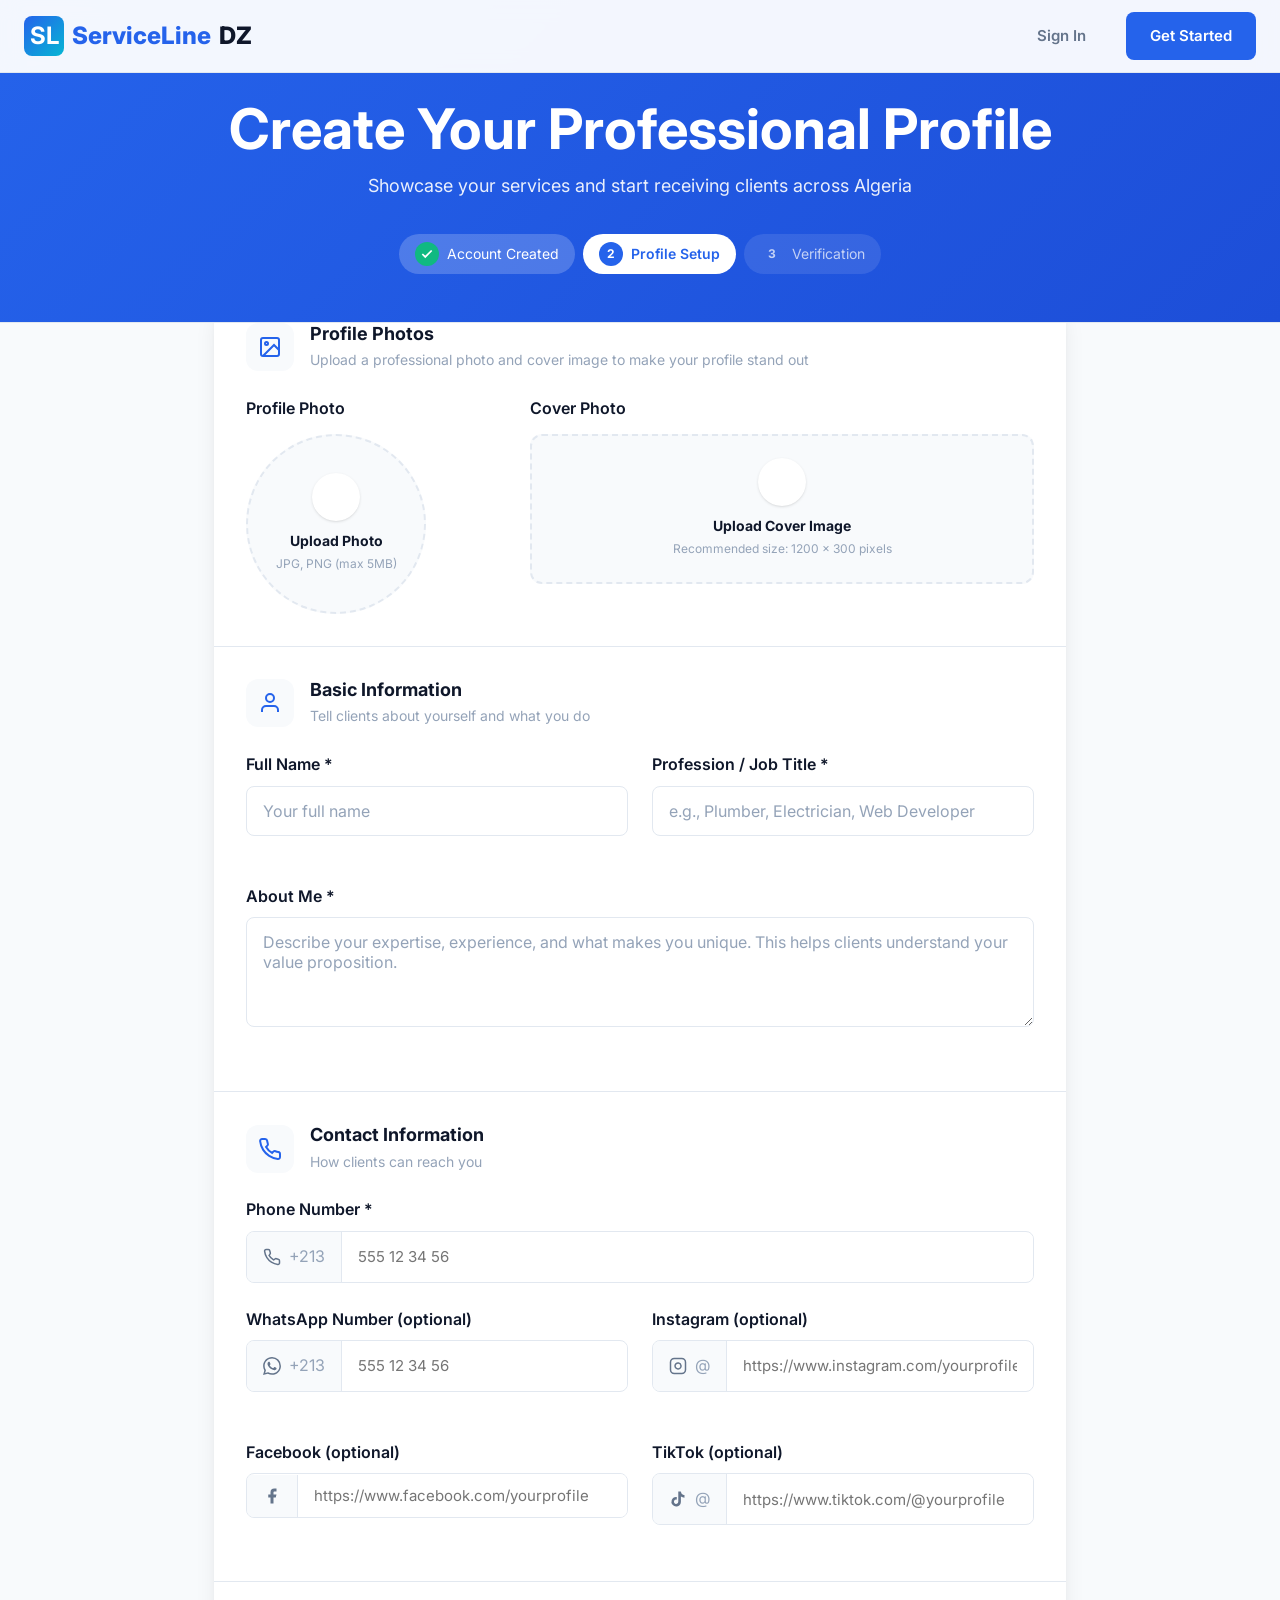
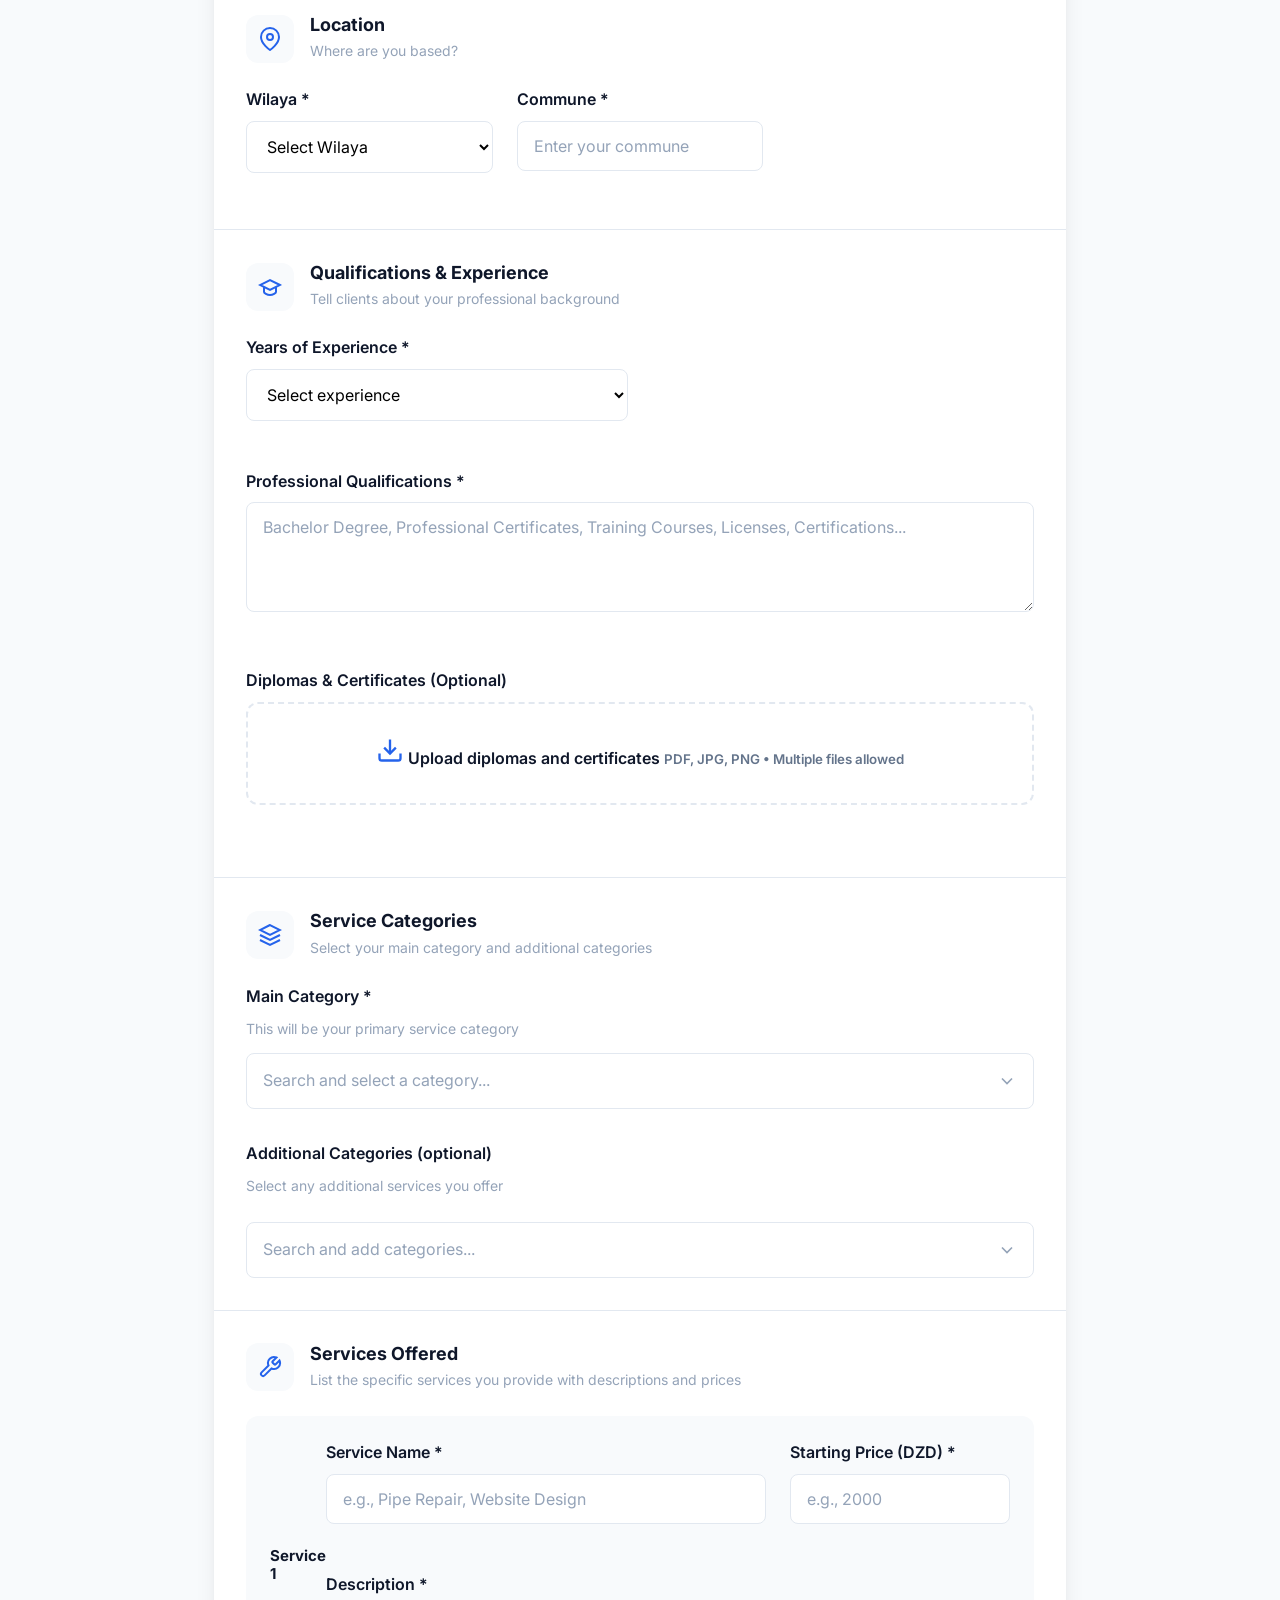
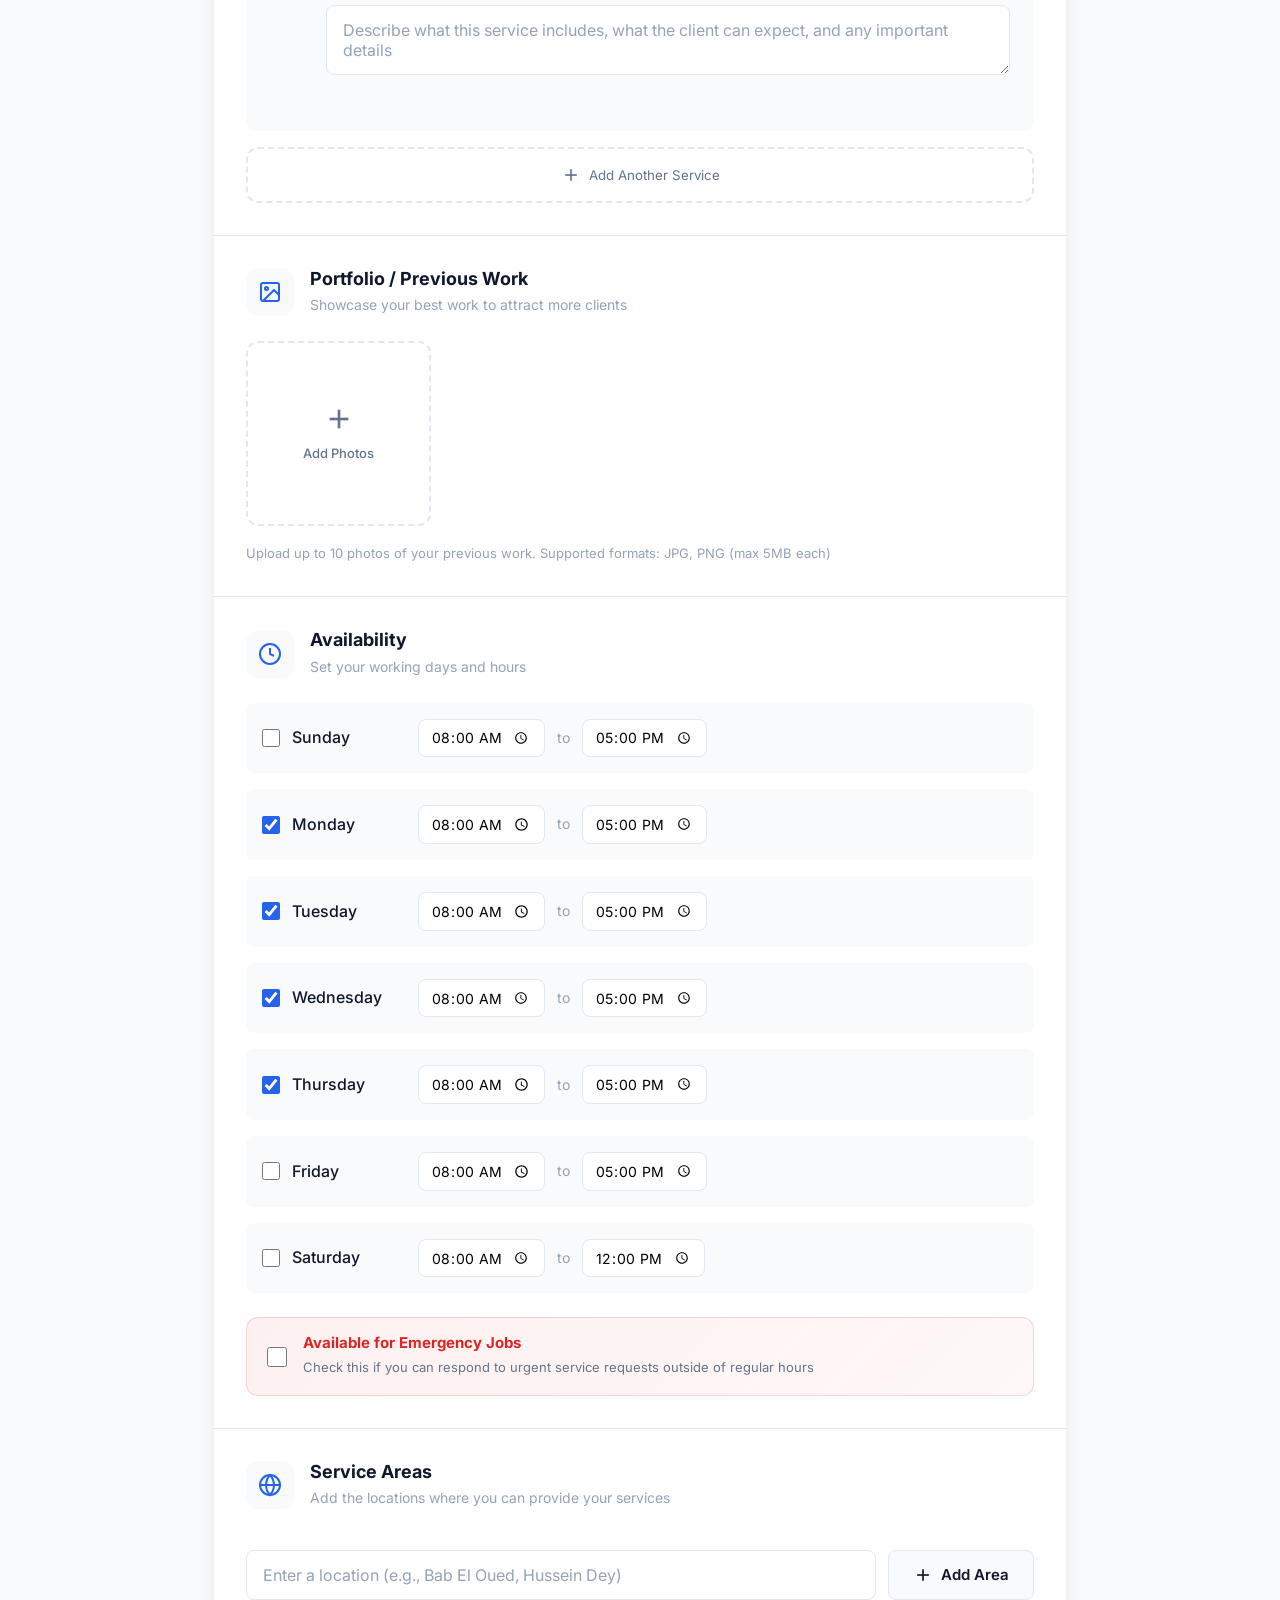
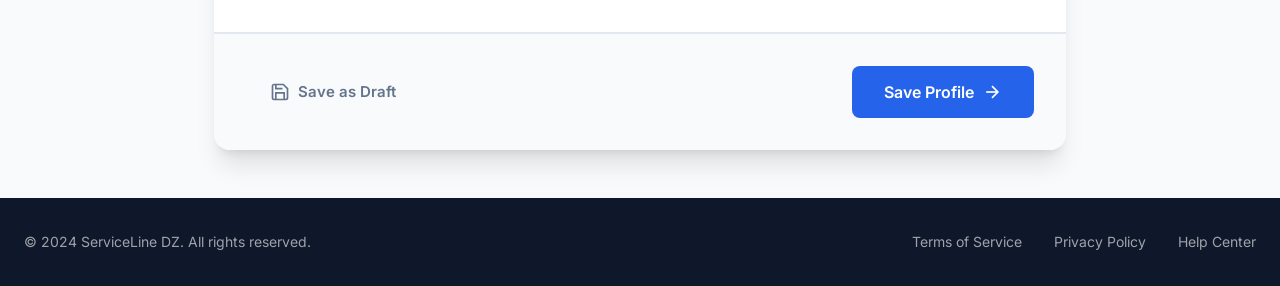
<file: create_profile.html>
<!DOCTYPE html>
<html lang="en">
<head>
  <meta charset="UTF-8">
  <meta name="viewport" content="width=device-width, initial-scale=1.0">
  <meta name="description" content="Create your professional profile on ServiceLine DZ - Showcase your services to clients across Algeria.">
  <title>Create Your Profile - ServiceLine DZ</title>
  <link rel="preconnect" href="https://fonts.googleapis.com">
  <link rel="preconnect" href="https://fonts.gstatic.com" crossorigin>
  <link href="https://fonts.googleapis.com/css2?family=Inter:wght@400;500;600;700;800&display=swap" rel="stylesheet">
  <link rel="stylesheet" href="css/styles.css">
  <style>
    /* Create Profile Page Specific Styles */
    .create-profile-page {
      min-height: 100vh;
      background: var(--background-alt);
    }

    .profile-header {
      background: linear-gradient(135deg, var(--primary) 0%, var(--primary-dark) 100%);
      padding: 6rem 0 3rem;
      color: white;
    }

    .profile-header .container {
      text-align: center;
    }

    .profile-header h1 {
      color: white;
      margin-bottom: 0.5rem;
    }

    .profile-header p {
      color: rgba(255, 255, 255, 0.9);
      font-size: 1.125rem;
    }

    .progress-steps {
      display: flex;
      justify-content: center;
      gap: 0.5rem;
      margin-top: 2rem;
    }

    .progress-step {
      display: flex;
      align-items: center;
      gap: 0.5rem;
      padding: 0.5rem 1rem;
      background: rgba(255, 255, 255, 0.1);
      border-radius: 100px;
      font-size: 0.875rem;
      color: rgba(255, 255, 255, 0.7);
    }

    .progress-step.active {
      background: white;
      color: var(--primary);
      font-weight: 600;
    }

    .progress-step.completed {
      background: rgba(255, 255, 255, 0.2);
      color: white;
    }

    .progress-step .step-num {
      width: 24px;
      height: 24px;
      border-radius: 50%;
      display: flex;
      align-items: center;
      justify-content: center;
      font-size: 0.75rem;
      font-weight: 700;
    }

    .progress-step.active .step-num {
      background: var(--primary);
      color: white;
    }

    .progress-step.completed .step-num {
      background: var(--success);
      color: white;
    }

    .profile-form-container {
      max-width: 900px;
      margin: -2rem auto 3rem;
      padding: 0 1.5rem;
    }

    .profile-form-card {
      background: white;
      border-radius: var(--radius-xl);
      box-shadow: var(--shadow-xl);
      overflow: hidden;
    }

    .form-section {
      padding: 2rem;
      border-bottom: 1px solid var(--border);
    }

    .form-section:last-child {
      border-bottom: none;
    }

    .form-section-header {
      display: flex;
      align-items: center;
      gap: 1rem;
      margin-bottom: 1.5rem;
    }

    .form-section-icon {
      width: 48px;
      height: 48px;
      background: var(--background-alt);
      border-radius: var(--radius-lg);
      display: flex;
      align-items: center;
      justify-content: center;
      color: var(--primary);
    }

    .form-section-title h3 {
      font-size: 1.125rem;
      margin-bottom: 0.25rem;
    }

    .form-section-title p {
      font-size: 0.875rem;
      color: var(--text-muted);
    }

    /* Photo Uploads */
    .photo-uploads {
      display: flex;
      gap: 2rem;
      flex-wrap: wrap;
    }

    .photo-upload {
      flex: 1;
      min-width: 200px;
    }

    .photo-upload label {
      display: block;
      font-weight: 600;
      margin-bottom: 0.75rem;
      color: var(--text-primary);
    }

    .upload-area {
      position: relative;
      border: 2px dashed var(--border);
      border-radius: var(--radius-lg);
      padding: 2rem;
      text-align: center;
      cursor: pointer;
      transition: var(--transition);
      background: var(--background-alt);
    }

    .upload-area:hover {
      border-color: var(--primary);
      background: rgba(37, 99, 235, 0.05);
    }

    .upload-area.profile-photo {
      width: 180px;
      height: 180px;
      border-radius: 50%;
      display: flex;
      flex-direction: column;
      align-items: center;
      justify-content: center;
      padding: 1rem;
    }

    .upload-area.cover-photo {
      height: 150px;
      display: flex;
      flex-direction: column;
      align-items: center;
      justify-content: center;
    }

    .upload-area input[type="file"] {
      position: absolute;
      width: 100%;
      height: 100%;
      top: 0;
      left: 0;
      opacity: 0;
      cursor: pointer;
    }

    .upload-icon {
      width: 48px;
      height: 48px;
      background: white;
      border-radius: 50%;
      display: flex;
      align-items: center;
      justify-content: center;
      margin: 0 auto 0.75rem;
      color: var(--primary);
      box-shadow: var(--shadow);
    }

    .upload-area h4 {
      font-size: 0.875rem;
      margin-bottom: 0.25rem;
    }

    .upload-area p {
      font-size: 0.75rem;
      color: var(--text-muted);
    }

    .upload-preview {
      width: 100%;
      height: 100%;
      object-fit: cover;
      border-radius: inherit;
      position: absolute;
      top: 0;
      left: 0;
    }

    /* Form Grid */
    .form-grid {
      display: grid;
      grid-template-columns: repeat(2, 1fr);
      gap: 1.5rem;
    }

    .form-grid.three-col {
      grid-template-columns: repeat(3, 1fr);
    }

    .form-grid .full-width {
      grid-column: 1 / -1;
    }

    /* Wilaya Dropdown */
    .wilaya-select {
      position: relative;
    }

    /* Service Items */
    .services-list {
      display: flex;
      flex-direction: column;
      gap: 1rem;
    }

    .service-item {
      background: var(--background-alt);
      border-radius: var(--radius-lg);
      padding: 1.5rem;
      position: relative;
    }

    .service-item-header {
      display: flex;
      justify-content: space-between;
      align-items: center;
      margin-bottom: 1rem;
    }

    .service-item-header h4 {
      font-size: 0.9375rem;
      color: var(--text-primary);
    }

    .remove-service {
      width: 32px;
      height: 32px;
      border-radius: var(--radius);
      display: flex;
      align-items: center;
      justify-content: center;
      color: var(--text-muted);
      background: white;
      border: 1px solid var(--border);
    }

    .remove-service:hover {
      color: var(--error);
      border-color: var(--error);
    }

    .service-item .form-grid {
      grid-template-columns: 2fr 1fr;
    }

    .add-service-btn {
      display: flex;
      align-items: center;
      justify-content: center;
      gap: 0.5rem;
      padding: 1rem;
      border: 2px dashed var(--border);
      border-radius: var(--radius-lg);
      color: var(--text-secondary);
      width: 100%;
      margin-top: 1rem;
    }

    .add-service-btn:hover {
      border-color: var(--primary);
      color: var(--primary);
      background: rgba(37, 99, 235, 0.05);
    }

    /* Category Searchable Dropdown */
    .category-select-wrapper {
      position: relative;
      width: 100%;
    }

    .category-select-trigger {
      display: flex;
      align-items: center;
      justify-content: space-between;
      padding: 0.875rem 1rem;
      background: white;
      border: 1px solid var(--border);
      border-radius: var(--radius);
      cursor: pointer;
      transition: var(--transition);
      min-height: 48px;
    }

    .category-select-trigger:hover {
      border-color: var(--primary);
    }

    .category-select-trigger:focus,
    .category-select-trigger.open {
      border-color: var(--primary);
      box-shadow: 0 0 0 3px rgba(37, 99, 235, 0.1);
      outline: none;
    }

    .category-select-trigger .placeholder {
      color: var(--text-muted);
    }

    .category-select-trigger .selected-value {
      display: flex;
      align-items: center;
      gap: 0.5rem;
      color: var(--text-primary);
      font-weight: 500;
    }

    .category-select-trigger .chevron {
      transition: transform 0.2s ease;
      color: var(--text-muted);
    }

    .category-select-trigger.open .chevron {
      transform: rotate(180deg);
    }

    .category-dropdown {
      position: absolute;
      top: calc(100% + 4px);
      left: 0;
      right: 0;
      background: white;
      border: 1px solid var(--border);
      border-radius: var(--radius);
      box-shadow: var(--shadow-lg);
      z-index: 100;
      max-height: 320px;
      display: none;
      flex-direction: column;
      overflow: hidden;
    }

.category-dropdown.open {
      display: flex;
    }

    .category-search-input {
      padding: 0.75rem 1rem;
      border: none;
      border-bottom: 1px solid var(--border);
      font-size: 0.9375rem;
      outline: none;
    }

    .category-search-input::placeholder {
      color: var(--text-muted);
    }

    .category-options {
      overflow-y: auto;
      max-height: 260px;
    }

    .category-option {
      display: flex;
      align-items: center;
      gap: 0.75rem;
      padding: 0.75rem 1rem;
      cursor: pointer;
      transition: background 0.15s ease;
    }

    .category-option:hover {
      background: var(--background-alt);
    }

    .category-option.selected {
      background: rgba(37, 99, 235, 0.08);
    }

    .category-option.disabled {
      opacity: 0.5;
      cursor: not-allowed;
    }

    .category-option .check-mark {
      width: 20px;
      height: 20px;
      border: 2px solid var(--border);
      border-radius: 50%;
      display: flex;
      align-items: center;
      justify-content: center;
      flex-shrink: 0;
      transition: var(--transition);
    }

    .category-option.selected .check-mark {
      background: var(--primary);
      border-color: var(--primary);
      color: white;
    }

    .category-option-label {
      flex: 1;
      font-size: 0.9375rem;
    }

    .no-results {
      padding: 1rem;
      text-align: center;
      color: var(--text-muted);
      font-size: 0.875rem;
    }

    /* Multi-Select with Chips */
    .multi-select-wrapper {
      position: relative;
      width: 100%;
    }

    .selected-chips {
      display: flex;
      flex-wrap: wrap;
      gap: 0.5rem;
      margin-bottom: 0.75rem;
      min-height: 0;
    }

    .selected-chips:empty {
      display: none;
    }

    .category-chip {
      display: inline-flex;
      align-items: center;
      gap: 0.5rem;
      padding: 0.5rem 0.75rem;
      background: rgba(37, 99, 235, 0.1);
      color: var(--primary);
      border-radius: 100px;
      font-size: 0.875rem;
      font-weight: 500;
      animation: chipIn 0.2s ease;
    }

    @keyframes chipIn {
      from {
        opacity: 0;
        transform: scale(0.9);
      }
      to {
        opacity: 1;
        transform: scale(1);
      }
    }

    .category-chip .remove-chip {
      width: 18px;
      height: 18px;
      border-radius: 50%;
      display: flex;
      align-items: center;
      justify-content: center;
      cursor: pointer;
      transition: var(--transition);
      background: transparent;
      border: none;
      padding: 0;
      color: var(--primary);
    }

    .category-chip .remove-chip:hover {
      background: var(--primary);
      color: white;
    }

    .multi-select-trigger {
      display: flex;
      align-items: center;
      justify-content: space-between;
      padding: 0.875rem 1rem;
      background: white;
      border: 1px solid var(--border);
      border-radius: var(--radius);
      cursor: pointer;
      transition: var(--transition);
      min-height: 48px;
    }

    .multi-select-trigger:hover {
      border-color: var(--primary);
    }

    .multi-select-trigger:focus,
    .multi-select-trigger.open {
      border-color: var(--primary);
      box-shadow: 0 0 0 3px rgba(37, 99, 235, 0.1);
      outline: none;
    }

    .multi-select-trigger .placeholder {
      color: var(--text-muted);
    }

    .multi-select-trigger .chevron {
      transition: transform 0.2s ease;
      color: var(--text-muted);
    }

    .multi-select-trigger.open .chevron {
      transform: rotate(180deg);
    }

    .multi-select-dropdown {
      position: absolute;
      top: calc(100% + 4px);
      left: 0;
      right: 0;
      background: white;
      border: 1px solid var(--border);
      border-radius: var(--radius);
      box-shadow: var(--shadow-lg);
      z-index: 100;
      max-height: 320px;
      display: none;
      flex-direction: column;
      overflow: hidden;
    }

    .multi-select-dropdown.open {
      display: flex;
    }

    /* Checkbox style for multi-select */
    .multi-option .check-mark {
      border-radius: 4px;
    }

    /* Availability */
    .availability-grid {
      display: flex;
      flex-direction: column;
      gap: 1rem;
    }

    .day-row {
      display: flex;
      align-items: center;
      gap: 1rem;
      padding: 1rem;
      background: var(--background-alt);
      border-radius: var(--radius);
    }

    .day-toggle {
      display: flex;
      align-items: center;
      gap: 0.75rem;
      min-width: 140px;
    }

    .day-toggle input[type="checkbox"] {
      width: 18px;
      height: 18px;
      accent-color: var(--primary);
    }

    .day-toggle label {
      font-weight: 500;
      color: var(--text-primary);
    }

    .time-inputs {
      display: flex;
      align-items: center;
      gap: 0.75rem;
      flex: 1;
    }

    .time-inputs input[type="time"] {
      padding: 0.5rem 0.75rem;
      border: 1px solid var(--border);
      border-radius: var(--radius);
      font-size: 0.875rem;
    }

    .time-inputs span {
      color: var(--text-muted);
      font-size: 0.875rem;
    }

    /* Emergency Checkbox */
    .emergency-option {
      margin-top: 1.5rem;
      padding: 1rem 1.25rem;
      background: linear-gradient(135deg, rgba(239, 68, 68, 0.08) 0%, rgba(239, 68, 68, 0.04) 100%);
      border: 1px solid rgba(239, 68, 68, 0.2);
      border-radius: var(--radius-lg);
      display: flex;
      align-items: center;
      gap: 1rem;
    }

    .emergency-option input[type="checkbox"] {
      width: 20px;
      height: 20px;
      accent-color: #ef4444;
    }

    .emergency-option-content h4 {
      font-size: 0.9375rem;
      color: #dc2626;
      margin-bottom: 0.25rem;
    }

    .emergency-option-content p {
      font-size: 0.8125rem;
      color: var(--text-secondary);
    }

    /* Service Areas */
    .service-areas-list {
      display: flex;
      flex-wrap: wrap;
      gap: 0.5rem;
      margin-bottom: 1rem;
    }

    .service-area-tag {
      display: flex;
      align-items: center;
      gap: 0.5rem;
      padding: 0.5rem 1rem;
      background: rgba(37, 99, 235, 0.1);
      color: var(--primary);
      border-radius: 100px;
      font-size: 0.875rem;
      font-weight: 500;
    }

    .service-area-tag button {
      width: 18px;
      height: 18px;
      border-radius: 50%;
      display: flex;
      align-items: center;
      justify-content: center;
      color: var(--primary);
    }

    .service-area-tag button:hover {
      background: var(--primary);
      color: white;
    }

    .add-area-input {
      display: flex;
      gap: 0.75rem;
    }

    .add-area-input input {
      flex: 1;
    }

    /* Portfolio Section */
    .portfolio-grid {
      display: grid;
      grid-template-columns: repeat(auto-fill, minmax(150px, 1fr));
      gap: 1rem;
      margin-bottom: 1rem;
    }

    .portfolio-item {
      position: relative;
      aspect-ratio: 1;
      border-radius: var(--radius-lg);
      overflow: hidden;
      background: var(--background-alt);
    }

    .portfolio-item img {
      width: 100%;
      height: 100%;
      object-fit: cover;
    }

    .portfolio-item .remove-portfolio {
      position: absolute;
      top: 0.5rem;
      right: 0.5rem;
      width: 28px;
      height: 28px;
      background: rgba(0, 0, 0, 0.6);
      border-radius: 50%;
      display: flex;
      align-items: center;
      justify-content: center;
      color: white;
      cursor: pointer;
      opacity: 0;
      transition: var(--transition);
    }

    .portfolio-item:hover .remove-portfolio {
      opacity: 1;
    }

    .portfolio-item .remove-portfolio:hover {
      background: #ef4444;
    }

    .add-portfolio-btn {
      display: flex;
      flex-direction: column;
      align-items: center;
      justify-content: center;
      gap: 0.5rem;
      padding: 1rem;
      border: 2px dashed var(--border);
      border-radius: var(--radius-lg);
      color: var(--text-secondary);
      cursor: pointer;
      aspect-ratio: 1;
      transition: var(--transition);
    }

    .add-portfolio-btn:hover {
      border-color: var(--primary);
      color: var(--primary);
      background: rgba(37, 99, 235, 0.05);
    }

    .add-portfolio-btn input[type="file"] {
      display: none;
    }

    .add-portfolio-btn svg {
      width: 32px;
      height: 32px;
    }

    .add-portfolio-btn span {
      font-size: 0.8125rem;
      font-weight: 500;
    }

    /* Contact Info Input Group */
    .contact-input-group {
      display: flex;
      align-items: center;
      border: 1px solid var(--border);
      border-radius: var(--radius);
      overflow: hidden;
      background: white;
    }

    .contact-input-group:focus-within {
      border-color: var(--primary);
      box-shadow: 0 0 0 3px rgba(37, 99, 235, 0.1);
    }

    .contact-input-group .input-prefix {
      padding: 0.75rem 1rem;
      background: var(--background-alt);
      color: var(--text-muted);
      border-right: 1px solid var(--border);
      display: flex;
      align-items: center;
      gap: 0.5rem;
    }

    .contact-input-group .input-prefix svg {
      color: var(--text-secondary);
    }

    .contact-input-group input {
      flex: 1;
      padding: 0.75rem 1rem;
      border: none;
      outline: none;
      font-size: 0.9375rem;
    }

    /* Form Actions */
    .form-actions {
      display: flex;
      justify-content: space-between;
      align-items: center;
      padding: 2rem;
      background: var(--background-alt);
      border-top: 1px solid var(--border);
    }

    .form-actions .btn-lg {
      min-width: 180px;
      justify-content: center;
    }

    /* Responsive */
    @media (max-width: 768px) {
      .form-grid {
        grid-template-columns: 1fr;
      }

      .form-grid.three-col {
        grid-template-columns: 1fr;
      }

      .photo-uploads {
        flex-direction: column;
        align-items: center;
      }

      .photo-upload {
        width: 100%;
        display: flex;
        flex-direction: column;
        align-items: center;
      }

      .progress-steps {
        flex-wrap: wrap;
      }

      .day-row {
        flex-direction: column;
        align-items: flex-start;
      }

      .time-inputs {
        width: 100%;
      }

      .form-actions {
        flex-direction: column;
        gap: 1rem;
      }

      .form-actions .btn-lg {
        width: 100%;
      }

      .service-item .form-grid {
        grid-template-columns: 1fr;
      }

      .portfolio-grid {
        grid-template-columns: repeat(2, 1fr);
      }
    }

    .certificate-upload {
    display: flex;
    flex-direction: column;
    align-items: center;
    justify-content: center;
    gap: 0.75rem;
  
    padding: 2rem;
  
    border: 2px dashed var(--border);
    border-radius: var(--radius-lg);
  
    cursor: pointer;
  
    transition: var(--transition);
  
    text-align: center;
  }
  
  .certificate-upload:hover {
    border-color: var(--primary);
    background: rgba(37, 99, 235, 0.05);
  }
  
  .certificate-upload input {
    display: none;
  }
  
  .certificate-upload svg {
    color: var(--primary);
  }
  
  .certificate-upload span {
    font-weight: 600;
  }
  
  .certificate-upload small {
    color: var(--text-secondary);
  }
  
  #qualificationPreview {
    margin-top: 1rem;
  }
  </style>
</head>
<body>
  <div class="create-profile-page">
    <!-- Navigation -->
    <nav class="navbar">
      <div class="container">
        <a href="index.html" class="logo">
          <div class="logo-icon">SL</div>
          ServiceLine<span>DZ</span>
        </a>
        <div class="nav-buttons">
          <a href="login.html" class="btn btn-ghost">Sign In</a>
          <a href="register.html" class="btn btn-primary">Get Started</a>
        </div>
      </div>
    </nav>

    <!-- Header -->
    <header class="profile-header">
      <div class="container">
        <h1>Create Your Professional Profile</h1>
        <p>Showcase your services and start receiving clients across Algeria</p>
        <div class="progress-steps">
          <div class="progress-step completed">
            <span class="step-num">
              <svg width="14" height="14" viewBox="0 0 24 24" fill="none" stroke="currentColor" stroke-width="3">
                <polyline points="20 6 9 17 4 12"></polyline>
              </svg>
            </span>
            Account Created
          </div>
          <div class="progress-step active">
            <span class="step-num">2</span>
            Profile Setup
          </div>
          <div class="progress-step">
            <span class="step-num">3</span>
            Verification
          </div>
        </div>
      </div>
    </header>

    <!-- Profile Form -->
    <div class="profile-form-container">
      <form id="profileForm" class="profile-form-card" enctype="multipart/form-data" onsubmit="handleProfileSubmit(event)">
        
        <!-- Photo Upload Section -->
        <div class="form-section">
          <div class="form-section-header">
            <div class="form-section-icon">
              <svg width="24" height="24" viewBox="0 0 24 24" fill="none" stroke="currentColor" stroke-width="2">
                <rect x="3" y="3" width="18" height="18" rx="2" ry="2"></rect>
                <circle cx="8.5" cy="8.5" r="1.5"></circle>
                <polyline points="21 15 16 10 5 21"></polyline>
              </svg>
            </div>
            <div class="form-section-title">
              <h3>Profile Photos</h3>
              <p>Upload a professional photo and cover image to make your profile stand out</p>
            </div>
          </div>
          <div class="photo-uploads">
            <div class="photo-upload">
              <label>Profile Photo</label>
              <div class="upload-area profile-photo" id="profilePhotoArea">
                  <input
                      type="file"
                      name="profilePhoto"
                      accept="image/*"
                      id="profilePhoto"
                      onchange="previewImage(this, 'profilePhotoPreview')">
              
                  <img id="profilePhotoPreview" class="upload-preview" style="display: none;">
              
                  <div class="upload-content">
                      <div class="upload-icon">
                          <!-- svg -->
                      </div>
                      <h4>Upload Photo</h4>
                      <p>JPG, PNG (max 5MB)</p>
                  </div>
              </div>
            </div>
            <div class="photo-upload" style="flex: 2;">
              <label>Cover Photo</label>
              <div class="upload-area cover-photo" id="coverPhotoArea">
                  <input
                      type="file"
                      name="coverPhoto"
                      accept="image/*"
                      id="coverPhoto"
                      onchange="previewImage(this, 'coverPhotoPreview')">
              
                  <img id="coverPhotoPreview" class="upload-preview" style="display: none;">
              
                  <div class="upload-content">
                      <div class="upload-icon">
                          <!-- svg -->
                      </div>
                      <h4>Upload Cover Image</h4>
                      <p>Recommended size: 1200 x 300 pixels</p>
                  </div>
              </div>
            </div>
          </div>
        </div>

        <!-- Basic Information Section -->
        <div class="form-section">
          <div class="form-section-header">
            <div class="form-section-icon">
              <svg width="24" height="24" viewBox="0 0 24 24" fill="none" stroke="currentColor" stroke-width="2">
                <path d="M20 21v-2a4 4 0 0 0-4-4H8a4 4 0 0 0-4 4v2"></path>
                <circle cx="12" cy="7" r="4"></circle>
              </svg>
            </div>
            <div class="form-section-title">
              <h3>Basic Information</h3>
              <p>Tell clients about yourself and what you do</p>
            </div>
          </div>
          <div class="form-grid">
            <div class="form-group">
              <label for="fullName">Full Name *</label>
              <input type="text" id="fullName" name="fullName" class="form-control" placeholder="Your full name" required>
            </div>
            <div class="form-group">
              <label for="profession">Profession / Job Title *</label>
              <input type="text" id="profession" name="profession" class="form-control" placeholder="e.g., Plumber, Electrician, Web Developer" required>
            </div>
            <div class="form-group full-width">
              <label for="aboutMe">About Me *</label>
              <textarea id="aboutMe" name="aboutMe" class="form-control" rows="4" placeholder="Describe your expertise, experience, and what makes you unique. This helps clients understand your value proposition." required></textarea>
            </div>
          </div>
        </div>

        <!-- Contact Information Section -->
        <div class="form-section">
          <div class="form-section-header">
            <div class="form-section-icon">
              <svg width="24" height="24" viewBox="0 0 24 24" fill="none" stroke="currentColor" stroke-width="2">
                <path d="M22 16.92v3a2 2 0 0 1-2.18 2 19.79 19.79 0 0 1-8.63-3.07 19.5 19.5 0 0 1-6-6 19.79 19.79 0 0 1-3.07-8.67A2 2 0 0 1 4.11 2h3a2 2 0 0 1 2 1.72 12.84 12.84 0 0 0 .7 2.81 2 2 0 0 1-.45 2.11L8.09 9.91a16 16 0 0 0 6 6l1.27-1.27a2 2 0 0 1 2.11-.45 12.84 12.84 0 0 0 2.81.7A2 2 0 0 1 22 16.92z"></path>
              </svg>
            </div>
            <div class="form-section-title">
              <h3>Contact Information</h3>
              <p>How clients can reach you</p>
            </div>
          </div>
          <div class="form-group">
            <label for="phone">Phone Number *</label>
          
            <div class="contact-input-group">
          
              <span class="input-prefix">
          
                <svg width="18" height="18" viewBox="0 0 24 24" fill="none"
                  stroke="currentColor" stroke-width="2">
          
                  <path d="M22 16.92v3a2 2 0 0 1-2.18 2
                  19.79 19.79 0 0 1-8.63-3.07
                  19.5 19.5 0 0 1-6-6
                  19.79 19.79 0 0 1-3.07-8.67
                  A2 2 0 0 1 4.11 2h3
                  a2 2 0 0 1 2 1.72
                  c.12.81.33 1.6.61 2.35
                  a2 2 0 0 1-.45 2.11L8.09 9.91
                  a16 16 0 0 0 6 6l1.73-1.18
                  a2 2 0 0 1 2.11-.45
                  c.75.28 1.54.49 2.35.61
                  A2 2 0 0 1 22 16.92z"></path>
          
                </svg>
          
                +213
          
              </span>
          
              <input
                type="tel"
                id="phone"
                name="phone"
                placeholder="555 12 34 56"
                required>
          
            </div>
          </div>
          <div class="form-grid">
            <div class="form-group">
              <label for="whatsapp">WhatsApp Number (optional)</label>
              <div class="contact-input-group">
                <span class="input-prefix">
                  <svg width="18" height="18" viewBox="0 0 24 24" fill="currentColor">
                    <path d="M17.472 14.382c-.297-.149-1.758-.867-2.03-.967-.273-.099-.471-.148-.67.15-.197.297-.767.966-.94 1.164-.173.199-.347.223-.644.075-.297-.15-1.255-.463-2.39-1.475-.883-.788-1.48-1.761-1.653-2.059-.173-.297-.018-.458.13-.606.134-.133.298-.347.446-.52.149-.174.198-.298.298-.497.099-.198.05-.371-.025-.52-.075-.149-.669-1.612-.916-2.207-.242-.579-.487-.5-.669-.51-.173-.008-.371-.01-.57-.01-.198 0-.52.074-.792.372-.272.297-1.04 1.016-1.04 2.479 0 1.462 1.065 2.875 1.213 3.074.149.198 2.096 3.2 5.077 4.487.709.306 1.262.489 1.694.625.712.227 1.36.195 1.871.118.571-.085 1.758-.719 2.006-1.413.248-.694.248-1.289.173-1.413-.074-.124-.272-.198-.57-.347m-5.421 7.403h-.004a9.87 9.87 0 01-5.031-1.378l-.361-.214-3.741.982.998-3.648-.235-.374a9.86 9.86 0 01-1.51-5.26c.001-5.45 4.436-9.884 9.888-9.884 2.64 0 5.122 1.03 6.988 2.898a9.825 9.825 0 012.893 6.994c-.003 5.45-4.437 9.884-9.885 9.884m8.413-18.297A11.815 11.815 0 0012.05 0C5.495 0 .16 5.335.157 11.892c0 2.096.547 4.142 1.588 5.945L.057 24l6.305-1.654a11.882 11.882 0 005.683 1.448h.005c6.554 0 11.89-5.335 11.893-11.893a11.821 11.821 0 00-3.48-8.413z"/>
                  </svg>
                  +213
                </span>
                <input type="tel" id="whatsapp" name="whatsapp" placeholder="555 12 34 56">
              </div>
            </div>
            <div class="form-group">
              <label for="instagram">Instagram (optional)</label>
              <div class="contact-input-group">
                <span class="input-prefix">
                  <svg width="18" height="18" viewBox="0 0 24 24" fill="none" stroke="currentColor" stroke-width="2">
                    <rect x="2" y="2" width="20" height="20" rx="5" ry="5"></rect>
                    <path d="M16 11.37A4 4 0 1 1 12.63 8 4 4 0 0 1 16 11.37z"></path>
                    <line x1="17.5" y1="6.5" x2="17.51" y2="6.5"></line>
                  </svg>
                  @
                </span>
                <input type="text" id="instagram" name="instagram" placeholder="https://www.instagram.com/yourprofile">
              </div>
            </div>
            <div class="form-group">
              <label for="facebook">Facebook (optional)</label>
              <div class="contact-input-group">
                <span class="input-prefix">
                  <svg width="18" height="18" viewBox="0 0 24 24" fill="currentColor">
                    <path d="M18 2h-3a5 5 0 0 0-5 5v3H7v4h3v8h4v-8h3l1-4h-4V7a1 1 0 0 1 1-1h3z"></path>
                  </svg>
                </span>
                <input type="text" id="facebook" name="facebook" placeholder="https://www.facebook.com/yourprofile">
              </div>
            </div>
            <div class="form-group">
              <label for="tiktok">TikTok (optional)</label>
              <div class="contact-input-group">
                <span class="input-prefix">
                  <svg width="18" height="18" viewBox="0 0 24 24" fill="currentColor">
                    <path d="M19.59 6.69a4.83 4.83 0 0 1-3.77-4.25V2h-3.45v13.67a2.89 2.89 0 0 1-5.2 1.74 2.89 2.89 0 0 1 2.31-4.64 2.93 2.93 0 0 1 .88.13V9.4a6.84 6.84 0 0 0-1-.05A6.33 6.33 0 0 0 5 20.1a6.34 6.34 0 0 0 10.86-4.43v-7a8.16 8.16 0 0 0 4.77 1.52v-3.4a4.85 4.85 0 0 1-1-.1z"/>
                  </svg>
                  @
                </span>
                <input type="text" id="tiktok" name="tiktok" placeholder="https://www.tiktok.com/@yourprofile">
              </div>
            </div>
          </div>
        </div>

        <!-- Location Section -->
        <div class="form-section">
          <div class="form-section-header">
            <div class="form-section-icon">
              <svg width="24" height="24" viewBox="0 0 24 24" fill="none" stroke="currentColor" stroke-width="2">
                <path d="M21 10c0 7-9 13-9 13s-9-6-9-13a9 9 0 0 1 18 0z"></path>
                <circle cx="12" cy="10" r="3"></circle>
              </svg>
            </div>
            <div class="form-section-title">
              <h3>Location</h3>
              <p>Where are you based?</p>
            </div>
          </div>
          <div class="form-grid three-col">
            <div class="form-group">
              <label for="wilaya">Wilaya *</label>
              <select id="wilaya" name="wilaya" class="form-control" required>
                <option value="">Select Wilaya</option>
                <option value="01">01 - Adrar</option>
                <option value="02">02 - Chlef</option>
                <option value="03">03 - Laghouat</option>
                <option value="04">04 - Oum El Bouaghi</option>
                <option value="05">05 - Batna</option>
                <option value="06">06 - Bejaia</option>
                <option value="07">07 - Biskra</option>
                <option value="08">08 - Bechar</option>
                <option value="09">09 - Blida</option>
                <option value="10">10 - Bouira</option>
                <option value="11">11 - Tamanrasset</option>
                <option value="12">12 - Tebessa</option>
                <option value="13">13 - Tlemcen</option>
                <option value="14">14 - Tiaret</option>
                <option value="15">15 - Tizi Ouzou</option>
                <option value="16">16 - Alger</option>
                <option value="17">17 - Djelfa</option>
                <option value="18">18 - Jijel</option>
                <option value="19">19 - Setif</option>
                <option value="20">20 - Saida</option>
                <option value="21">21 - Skikda</option>
                <option value="22">22 - Sidi Bel Abbes</option>
                <option value="23">23 - Annaba</option>
                <option value="24">24 - Guelma</option>
                <option value="25">25 - Constantine</option>
                <option value="26">26 - Medea</option>
                <option value="27">27 - Mostaganem</option>
                <option value="28">28 - M'Sila</option>
                <option value="29">29 - Mascara</option>
                <option value="30">30 - Ouargla</option>
                <option value="31">31 - Oran</option>
                <option value="32">32 - El Bayadh</option>
                <option value="33">33 - Illizi</option>
                <option value="34">34 - Bordj Bou Arreridj</option>
                <option value="35">35 - Boumerdes</option>
                <option value="36">36 - El Tarf</option>
                <option value="37">37 - Tindouf</option>
                <option value="38">38 - Tissemsilt</option>
                <option value="39">39 - El Oued</option>
                <option value="40">40 - Khenchela</option>
                <option value="41">41 - Souk Ahras</option>
                <option value="42">42 - Tipaza</option>
                <option value="43">43 - Mila</option>
                <option value="44">44 - Ain Defla</option>
                <option value="45">45 - Naama</option>
                <option value="46">46 - Ain Temouchent</option>
                <option value="47">47 - Ghardaia</option>
                <option value="48">48 - Relizane</option>
                <option value="49">49 - El M'Ghair</option>
                <option value="50">50 - El Meniaa</option>
                <option value="51">51 - Ouled Djellal</option>
                <option value="52">52 - Bordj Badji Mokhtar</option>
                <option value="53">53 - Beni Abbes</option>
                <option value="54">54 - Timimoun</option>
                <option value="55">55 - Touggourt</option>
                <option value="56">56 - Djanet</option>
                <option value="57">57 - In Salah</option>
                <option value="58">58 - In Guezzam</option>
              </select>
            </div>
            <div class="form-group">
              <label for="commune">Commune *</label>
              <input type="text" id="commune" name="commune" class="form-control" placeholder="Enter your commune" required>
            </div>
          </div>
        </div>

        <!-- Qualifications & Experience Section -->
        <div class="form-section">
        
          <div class="form-section-header">
        
            <div class="form-section-icon">
              <svg width="24" height="24"
                   viewBox="0 0 24 24"
                   fill="none"
                   stroke="currentColor"
                   stroke-width="2">
            
                <path d="M22 10L12 5 2 10l10 5 10-5z"></path>
            
                <path d="M6 12v5c0 1 3 3 6 3s6-2 6-3v-5"></path>
            
              </svg>
            </div>
        
            <div class="form-section-title">
              <h3>Qualifications & Experience</h3>
              <p>Tell clients about your professional background</p>
            </div>
        
          </div>
        
          <div class="form-grid">
        
            <div class="form-group">
              <label for="experience">
                Years of Experience *
              </label>
        
              <select
                id="experience"
                name="experience"
                class="form-control"
                required>
        
                <option value="">
                  Select experience
                </option>
        
                <option value="0-1">
                  Less than 1 year
                </option>
        
                <option value="1-2">
                  1-2 years
                </option>
        
                <option value="3-5">
                  3-5 years
                </option>
        
                <option value="5-10">
                  5-10 years
                </option>
        
                <option value="10+">
                  10+ years
                </option>
        
              </select>
            </div>
        
            <div class="form-group full-width">
        
              <label for="qualifications">
                Professional Qualifications *
              </label>
        
              <textarea
                id="qualifications"
                name="qualifications"
                class="form-control"
                rows="4"
                placeholder="Bachelor Degree, Professional Certificates, Training Courses, Licenses, Certifications..."></textarea>
        
            </div>
        
            <div class="form-group full-width">
        
              <label>
                Diplomas & Certificates (Optional)
              </label>
        
              <label class="certificate-upload">
        
                <input
                  type="file"
                  name="qualificationFiles[]"
                  multiple
                  accept=".pdf,.jpg,.jpeg,.png"
                  onchange="addQualificationFiles(this)">
        
                <svg width="28" height="28" viewBox="0 0 24 24" fill="none" stroke="currentColor" stroke-width="2">
                  <path d="M21 15v4a2 2 0 0 1-2 2H5a2 2 0 0 1-2-2v-4"></path>
                  <polyline points="7 10 12 15 17 10"></polyline>
                  <line x1="12" y1="15" x2="12" y2="3"></line>
                </svg>
        
                <span>
                  Upload diplomas and certificates
                </span>
        
                <small>
                  PDF, JPG, PNG • Multiple files allowed
                </small>
        
              </label>
        
              <div id="qualificationPreview"></div>
        
            </div>
        
          </div>
        
        </div>

        <!-- Service Categories Section -->
        <div class="form-section">
          <div class="form-section-header">
            <div class="form-section-icon">
              <svg width="24" height="24" viewBox="0 0 24 24" fill="none" stroke="currentColor" stroke-width="2">
                <polygon points="12 2 2 7 12 12 22 7 12 2"></polygon>
                <polyline points="2 17 12 22 22 17"></polyline>
                <polyline points="2 12 12 17 22 12"></polyline>
              </svg>
            </div>
            <div class="form-section-title">
              <h3>Service Categories</h3>
              <p>Select your main category and additional categories</p>
            </div>
          </div>
          
          <!-- Main Category - Searchable Single Select -->
          <div style="margin-bottom: 2rem;">
            <label style="display: block; font-weight: 600; margin-bottom: 0.5rem; color: var(--text-primary);">Main Category *</label>
            <p style="font-size: 0.875rem; color: var(--text-muted); margin-bottom: 0.75rem;">This will be your primary service category</p>
            <div class="category-select-wrapper" id="mainCategoryWrapper">
              <input type="hidden" name="mainCategory" id="mainCategoryInput" required>
              <div class="category-select-trigger" id="mainCategoryTrigger" tabindex="0" onclick="toggleMainCategoryDropdown()">
                <span class="placeholder" id="mainCategoryPlaceholder">Search and select a category...</span>
                <span class="selected-value" id="mainCategoryValue" style="display: none;"></span>
                <svg class="chevron" width="20" height="20" viewBox="0 0 24 24" fill="none" stroke="currentColor" stroke-width="2">
                  <polyline points="6 9 12 15 18 9"></polyline>
                </svg>
              </div>
              <div class="category-dropdown" id="mainCategoryDropdown">
                <input type="text" class="category-search-input" id="mainCategorySearch" placeholder="Search categories..." oninput="filterMainCategories()">
                <div class="category-options" id="mainCategoryOptions">
                  <!-- Options will be populated by JavaScript -->
                </div>
              </div>
            </div>
          </div>

          <!-- Additional Categories - Searchable Multi-Select with Chips -->
          <div>
            <label style="display: block; font-weight: 600; margin-bottom: 0.5rem; color: var(--text-primary);">Additional Categories (optional)</label>
            <p style="font-size: 0.875rem; color: var(--text-muted); margin-bottom: 0.75rem;">Select any additional services you offer</p>
            <div class="selected-chips" id="additionalCategoryChips">
              <!-- Selected chips will be added here dynamically -->
            </div>
            <div class="multi-select-wrapper" id="additionalCategoryWrapper">
              <div class="multi-select-trigger" id="additionalCategoryTrigger" tabindex="0" onclick="toggleAdditionalCategoryDropdown()">
                <span class="placeholder">Search and add categories...</span>
                <svg class="chevron" width="20" height="20" viewBox="0 0 24 24" fill="none" stroke="currentColor" stroke-width="2">
                  <polyline points="6 9 12 15 18 9"></polyline>
                </svg>
              </div>
              <div class="multi-select-dropdown" id="additionalCategoryDropdown">
                <input type="text" class="category-search-input" id="additionalCategorySearch" placeholder="Search categories..." oninput="filterAdditionalCategories()">
                <div class="category-options" id="additionalCategoryOptions">
                  <!-- Options will be populated by JavaScript -->
                </div>
              </div>
            </div>
          </div>
        </div>

        <!-- Services Offered Section -->
        <div class="form-section">
          <div class="form-section-header">
            <div class="form-section-icon">
              <svg width="24" height="24" viewBox="0 0 24 24" fill="none" stroke="currentColor" stroke-width="2">
                <path d="M14.7 6.3a1 1 0 0 0 0 1.4l1.6 1.6a1 1 0 0 0 1.4 0l3.77-3.77a6 6 0 0 1-7.94 7.94l-6.91 6.91a2.12 2.12 0 0 1-3-3l6.91-6.91a6 6 0 0 1 7.94-7.94l-3.76 3.76z"></path>
              </svg>
            </div>
            <div class="form-section-title">
              <h3>Services Offered</h3>
              <p>List the specific services you provide with descriptions and prices</p>
            </div>
          </div>
          <div class="services-list" id="servicesList">
            <div class="service-item">
              <div class="service-item-header">
                <h4>Service 1</h4>
                <button type="button" class="remove-service" onclick="removeService(this)" style="display: none;">
                  <svg width="18" height="18" viewBox="0 0 24 24" fill="none" stroke="currentColor" stroke-width="2">
                    <line x1="18" y1="6" x2="6" y2="18"></line>
                    <line x1="6" y1="6" x2="18" y2="18"></line>
                  </svg>
                </button>
              </div>
              <div class="form-grid">
                <div class="form-group">
                  <label>Service Name *</label>
                  <input type="text" name="serviceName[]" class="form-control" placeholder="e.g., Pipe Repair, Website Design" required>
                </div>
                <div class="form-group">
                  <label>Starting Price (DZD) *</label>
                  <input type="number" name="servicePrice[]" class="form-control" placeholder="e.g., 2000" required>
                </div>
                <div class="form-group full-width">
                  <label>Description *</label>
                  <textarea name="serviceDescription[]" class="form-control" rows="2" placeholder="Describe what this service includes, what the client can expect, and any important details" required></textarea>
                </div>
              </div>
            </div>
          </div>
          <button type="button" class="add-service-btn" onclick="addService()">
            <svg width="20" height="20" viewBox="0 0 24 24" fill="none" stroke="currentColor" stroke-width="2">
              <line x1="12" y1="5" x2="12" y2="19"></line>
              <line x1="5" y1="12" x2="19" y2="12"></line>
            </svg>
            Add Another Service
          </button>
        </div>

        <!-- Portfolio / Previous Work Section -->
        <div class="form-section">
          <div class="form-section-header">
            <div class="form-section-icon">
              <svg width="24" height="24" viewBox="0 0 24 24" fill="none" stroke="currentColor" stroke-width="2">
                <rect x="3" y="3" width="18" height="18" rx="2" ry="2"></rect>
                <circle cx="8.5" cy="8.5" r="1.5"></circle>
                <polyline points="21 15 16 10 5 21"></polyline>
              </svg>
            </div>
            <div class="form-section-title">
              <h3>Portfolio / Previous Work</h3>
              <p>Showcase your best work to attract more clients</p>
            </div>
          </div>
          <div class="portfolio-grid" id="portfolioGrid">
            <!-- Portfolio items will be added here -->
            <label class="add-portfolio-btn">
              <input
                  type="file"
                  name="portfolioPhotos[]"
                  accept="image/*"
                  multiple
                  onchange="addPortfolioImages(this)">              <svg width="32" height="32" viewBox="0 0 24 24" fill="none" stroke="currentColor" stroke-width="2">
                <line x1="12" y1="5" x2="12" y2="19"></line>
                <line x1="5" y1="12" x2="19" y2="12"></line>
              </svg>
              <span>Add Photos</span>
            </label>
          </div>
          <p style="font-size: 0.8125rem; color: var(--text-muted);">Upload up to 10 photos of your previous work. Supported formats: JPG, PNG (max 5MB each)</p>
        </div>

        <!-- Availability Section -->
        <div class="form-section">
          <div class="form-section-header">
            <div class="form-section-icon">
              <svg width="24" height="24" viewBox="0 0 24 24" fill="none" stroke="currentColor" stroke-width="2">
                <circle cx="12" cy="12" r="10"></circle>
                <polyline points="12 6 12 12 16 14"></polyline>
              </svg>
            </div>
            <div class="form-section-title">
              <h3>Availability</h3>
              <p>Set your working days and hours</p>
            </div>
          </div>
          <div class="availability-grid">
            <div class="day-row">
              <div class="day-toggle">
                <input type="checkbox" id="sunday" name="days[]" value="sunday">
                <label for="sunday">Sunday</label>
              </div>
              <div class="time-inputs">
                <input type="time" name="sunday_start" value="08:00">
                <span>to</span>
                <input type="time" name="sunday_end" value="17:00">
              </div>
            </div>
            <div class="day-row">
              <div class="day-toggle">
                <input type="checkbox" id="monday" name="days[]" value="monday" checked>
                <label for="monday">Monday</label>
              </div>
              <div class="time-inputs">
                <input type="time" name="monday_start" value="08:00">
                <span>to</span>
                <input type="time" name="monday_end" value="17:00">
              </div>
            </div>
            <div class="day-row">
              <div class="day-toggle">
                <input type="checkbox" id="tuesday" name="days[]" value="tuesday" checked>
                <label for="tuesday">Tuesday</label>
              </div>
              <div class="time-inputs">
                <input type="time" name="tuesday_start" value="08:00">
                <span>to</span>
                <input type="time" name="tuesday_end" value="17:00">
              </div>
            </div>
            <div class="day-row">
              <div class="day-toggle">
                <input type="checkbox" id="wednesday" name="days[]" value="wednesday" checked>
                <label for="wednesday">Wednesday</label>
              </div>
              <div class="time-inputs">
                <input type="time" name="wednesday_start" value="08:00">
                <span>to</span>
                <input type="time" name="wednesday_end" value="17:00">
              </div>
            </div>
            <div class="day-row">
              <div class="day-toggle">
                <input type="checkbox" id="thursday" name="days[]" value="thursday" checked>
                <label for="thursday">Thursday</label>
              </div>
              <div class="time-inputs">
                <input type="time" name="thursday_start" value="08:00">
                <span>to</span>
                <input type="time" name="thursday_end" value="17:00">
              </div>
            </div>
            <div class="day-row">
              <div class="day-toggle">
                <input type="checkbox" id="friday" name="days[]" value="friday">
                <label for="friday">Friday</label>
              </div>
              <div class="time-inputs">
                <input type="time" name="friday_start" value="08:00">
                <span>to</span>
                <input type="time" name="friday_end" value="17:00">
              </div>
            </div>
            <div class="day-row">
              <div class="day-toggle">
                <input type="checkbox" id="saturday" name="days[]" value="saturday">
                <label for="saturday">Saturday</label>
              </div>
              <div class="time-inputs">
                <input type="time" name="saturday_start" value="08:00">
                <span>to</span>
                <input type="time" name="saturday_end" value="12:00">
              </div>
            </div>
          </div>

          <!-- Emergency Services Option -->
          <div class="emergency-option">
            <input type="checkbox" id="emergencyServices" name="emergencyServices" value="yes">
            <div class="emergency-option-content">
              <h4>Available for Emergency Jobs</h4>
              <p>Check this if you can respond to urgent service requests outside of regular hours</p>
            </div>
          </div>
        </div>

        <!-- Service Areas Section -->
        <div class="form-section">
          <div class="form-section-header">
            <div class="form-section-icon">
              <svg width="24" height="24" viewBox="0 0 24 24" fill="none" stroke="currentColor" stroke-width="2">
                <circle cx="12" cy="12" r="10"></circle>
                <line x1="2" y1="12" x2="22" y2="12"></line>
                <path d="M12 2a15.3 15.3 0 0 1 4 10 15.3 15.3 0 0 1-4 10 15.3 15.3 0 0 1-4-10 15.3 15.3 0 0 1 4-10z"></path>
              </svg>
            </div>
            <div class="form-section-title">
              <h3>Service Areas</h3>
              <p>Add the locations where you can provide your services</p>
            </div>
          </div>
          <div class="service-areas-list" id="serviceAreasList">
            <!-- Service area tags will be added here -->
          </div>
          <div class="add-area-input">
            <input type="text" id="newServiceArea" class="form-control" placeholder="Enter a location (e.g., Bab El Oued, Hussein Dey)">
            <button type="button" class="btn btn-secondary" onclick="addServiceArea()">
              <svg width="20" height="20" viewBox="0 0 24 24" fill="none" stroke="currentColor" stroke-width="2">
                <line x1="12" y1="5" x2="12" y2="19"></line>
                <line x1="5" y1="12" x2="19" y2="12"></line>
              </svg>
              Add Area
            </button>
          </div>
        </div>

        <!-- Form Actions -->
        <div class="form-actions">
          <button type="button" class="btn btn-ghost" onclick="saveDraft()">
            <svg width="20" height="20" viewBox="0 0 24 24" fill="none" stroke="currentColor" stroke-width="2">
              <path d="M19 21H5a2 2 0 0 1-2-2V5a2 2 0 0 1 2-2h11l5 5v11a2 2 0 0 1-2 2z"></path>
              <polyline points="17 21 17 13 7 13 7 21"></polyline>
              <polyline points="7 3 7 8 15 8"></polyline>
            </svg>
            Save as Draft
          </button>
          <button type="submit" class="btn btn-primary btn-lg">
            Save Profile
            <svg width="20" height="20" viewBox="0 0 24 24" fill="none" stroke="currentColor" stroke-width="2">
              <line x1="5" y1="12" x2="19" y2="12"></line>
              <polyline points="12 5 19 12 12 19"></polyline>
            </svg>
          </button>
        </div>
      </form>
    </div>

    <!-- Footer -->
    <footer class="footer" style="padding: 2rem 0;">
      <div class="container">
        <div class="footer-bottom" style="padding-top: 0; border-top: none;">
          <p>&copy; 2024 ServiceLine DZ. All rights reserved.</p>
          <div class="footer-bottom-links">
            <a href="#">Terms of Service</a>
            <a href="#">Privacy Policy</a>
            <a href="#">Help Center</a>
          </div>
        </div>
      </div>
    </footer>
  </div>

<script src="js/main.js"></script>
  <script>
    // Image preview functionality
    function previewImage(input, previewId) {
      const preview = document.getElementById(previewId);
      const uploadContent = input.parentElement.querySelector('.upload-content');
      
      if (input.files && input.files[0]) {
        const reader = new FileReader();
        
        reader.onload = function(e) {
          preview.src = e.target.result;
          preview.style.display = 'block';
          if (uploadContent) {
            uploadContent.style.display = 'none';
          }
        }
        
        reader.readAsDataURL(input.files[0]);
      }
    }

    // Categories data with expanded list
    const allCategories = [
      { value: 'plumbing', label: 'Plumbing' },
      { value: 'electrical', label: 'Electrical' },
      { value: 'cleaning', label: 'Cleaning' },
      { value: 'carpentry', label: 'Carpentry' },
      { value: 'painting', label: 'Painting' },
      { value: 'hvac', label: 'HVAC / Air Conditioning' },
      { value: 'landscaping', label: 'Landscaping & Gardening' },
      { value: 'moving', label: 'Moving & Transportation' },
      { value: 'web-development', label: 'Web Development' },
      { value: 'graphic-design', label: 'Graphic Design' },
      { value: 'photography', label: 'Photography & Videography' },
      { value: 'tutoring', label: 'Tutoring & Education' },
      { value: 'appliance-repair', label: 'Appliance Repair' },
      { value: 'roofing', label: 'Roofing' },
      { value: 'flooring', label: 'Flooring' },
      { value: 'masonry', label: 'Masonry & Tiling' },
      { value: 'welding', label: 'Welding & Metalwork' },
      { value: 'security', label: 'Security Systems' },
      { value: 'pest-control', label: 'Pest Control' },
      { value: 'catering', label: 'Catering & Food Services' },
      { value: 'event-planning', label: 'Event Planning' },
      { value: 'automotive', label: 'Automotive Repair' },
      { value: 'tailoring', label: 'Tailoring & Alterations' },
      { value: 'beauty', label: 'Beauty & Wellness' },
      { value: 'fitness', label: 'Fitness & Personal Training' },
      { value: 'translation', label: 'Translation Services' },
      { value: 'accounting', label: 'Accounting & Bookkeeping' },
      { value: 'legal', label: 'Legal Services' },
      { value: 'marketing', label: 'Marketing & Advertising' },
      { value: 'it-support', label: 'IT Support' },
      { value: 'mobile-repair', label: 'Mobile Phone Repair' },
      { value: 'furniture', label: 'Furniture Assembly' },
      { value: 'locksmith', label: 'Locksmith Services' },
      { value: 'window-cleaning', label: 'Window Cleaning' },
      { value: 'pool-maintenance', label: 'Pool Maintenance' },
      { value: 'solar-installation', label: 'Solar Panel Installation' },
      { value: 'home-automation', label: 'Home Automation' },
      { value: 'interior-design', label: 'Interior Design' },
      { value: 'music-lessons', label: 'Music Lessons' },
      { value: 'driving-lessons', label: 'Driving Lessons' }
    ];

    // State
    let selectedMainCategory = null;
    let selectedAdditionalCategories = [];

    // Initialize dropdowns on page load
    document.addEventListener('DOMContentLoaded', function() {
      renderMainCategoryOptions();
      renderAdditionalCategoryOptions();
      
      // Close dropdowns when clicking outside
      document.addEventListener('click', function(e) {
        if (!e.target.closest('#mainCategoryWrapper')) {
          closeMainCategoryDropdown();
        }
        if (!e.target.closest('#additionalCategoryWrapper')) {
          closeAdditionalCategoryDropdown();
        }
      });
    });

    // ========== MAIN CATEGORY (Single Select) ==========
    function toggleMainCategoryDropdown() {
      const dropdown = document.getElementById('mainCategoryDropdown');
      const trigger = document.getElementById('mainCategoryTrigger');
      const isOpen = dropdown.classList.contains('open');
      
      if (isOpen) {
        closeMainCategoryDropdown();
      } else {
        dropdown.classList.add('open');
        trigger.classList.add('open');
        document.getElementById('mainCategorySearch').focus();
      }
    }

    function closeMainCategoryDropdown() {
      const dropdown = document.getElementById('mainCategoryDropdown');
      const trigger = document.getElementById('mainCategoryTrigger');
      dropdown.classList.remove('open');
      trigger.classList.remove('open');
      document.getElementById('mainCategorySearch').value = '';
      renderMainCategoryOptions();
    }

    function renderMainCategoryOptions(filter = '') {
      const container = document.getElementById('mainCategoryOptions');
      const filterLower = filter.toLowerCase();
      
      const filteredCategories = allCategories.filter(cat => 
        cat.label.toLowerCase().includes(filterLower)
      );
      
      if (filteredCategories.length === 0) {
        container.innerHTML = '<div class="no-results">No categories found</div>';
        return;
      }
      
      container.innerHTML = filteredCategories.map(cat => {
        const isSelected = selectedMainCategory === cat.value;
        return `
          <div class="category-option ${isSelected ? 'selected' : ''}" onclick="selectMainCategory('${cat.value}')">
            <span class="check-mark">
              ${isSelected ? '<svg width="12" height="12" viewBox="0 0 24 24" fill="none" stroke="currentColor" stroke-width="3"><polyline points="20 6 9 17 4 12"></polyline></svg>' : ''}
            </span>
            <span class="category-option-label">${cat.label}</span>
          </div>
        `;
      }).join('');
    }

    function filterMainCategories() {
      const searchValue = document.getElementById('mainCategorySearch').value;
      renderMainCategoryOptions(searchValue);
    }

    function selectMainCategory(value) {
      const category = allCategories.find(cat => cat.value === value);
      if (!category) return;
      
      selectedMainCategory = value;
      
      // Update hidden input
      document.getElementById('mainCategoryInput').value = value;
      
      // Update trigger display
      document.getElementById('mainCategoryPlaceholder').style.display = 'none';
      const valueEl = document.getElementById('mainCategoryValue');
      valueEl.style.display = 'flex';
      valueEl.innerHTML = `
        <svg width="16" height="16" viewBox="0 0 24 24" fill="none" stroke="currentColor" stroke-width="2">
          <polyline points="20 6 9 17 4 12"></polyline>
        </svg>
        ${category.label}
      `;
      
      closeMainCategoryDropdown();
      
      // Remove from additional categories if selected there
      if (selectedAdditionalCategories.includes(value)) {
        removeAdditionalCategory(value);
      }
      
      // Re-render additional options to disable this category
      renderAdditionalCategoryOptions();
    }

    // ========== ADDITIONAL CATEGORIES (Multi-Select with Chips) ==========
    function toggleAdditionalCategoryDropdown() {
      const dropdown = document.getElementById('additionalCategoryDropdown');
      const trigger = document.getElementById('additionalCategoryTrigger');
      const isOpen = dropdown.classList.contains('open');
      
      if (isOpen) {
        closeAdditionalCategoryDropdown();
      } else {
        dropdown.classList.add('open');
        trigger.classList.add('open');
        document.getElementById('additionalCategorySearch').focus();
      }
    }

    function closeAdditionalCategoryDropdown() {
      const dropdown = document.getElementById('additionalCategoryDropdown');
      const trigger = document.getElementById('additionalCategoryTrigger');
      dropdown.classList.remove('open');
      trigger.classList.remove('open');
      document.getElementById('additionalCategorySearch').value = '';
      renderAdditionalCategoryOptions();
    }

    function renderAdditionalCategoryOptions(filter = '') {
      const container = document.getElementById('additionalCategoryOptions');
      const filterLower = filter.toLowerCase();
      
      const filteredCategories = allCategories.filter(cat => 
        cat.label.toLowerCase().includes(filterLower)
      );
      
      if (filteredCategories.length === 0) {
        container.innerHTML = '<div class="no-results">No categories found</div>';
        return;
      }
      
      container.innerHTML = filteredCategories.map(cat => {
        const isSelected = selectedAdditionalCategories.includes(cat.value);
        const isDisabled = selectedMainCategory === cat.value;
        
        return `
          <div class="category-option multi-option ${isSelected ? 'selected' : ''} ${isDisabled ? 'disabled' : ''}" 
               onclick="${isDisabled ? '' : `toggleAdditionalCategory('${cat.value}')`}">
            <span class="check-mark">
              ${isSelected ? '<svg width="12" height="12" viewBox="0 0 24 24" fill="none" stroke="currentColor" stroke-width="3"><polyline points="20 6 9 17 4 12"></polyline></svg>' : ''}
            </span>
            <span class="category-option-label">${cat.label}${isDisabled ? ' (Main category)' : ''}</span>
          </div>
        `;
      }).join('');
    }

    function filterAdditionalCategories() {
      const searchValue = document.getElementById('additionalCategorySearch').value;
      renderAdditionalCategoryOptions(searchValue);
    }

    function toggleAdditionalCategory(value) {
      if (selectedMainCategory === value) return;
      
      const index = selectedAdditionalCategories.indexOf(value);
      if (index === -1) {
        selectedAdditionalCategories.push(value);
      } else {
        selectedAdditionalCategories.splice(index, 1);
      }
      
      renderAdditionalCategoryChips();
      renderAdditionalCategoryOptions(document.getElementById('additionalCategorySearch').value);
    }

    function removeAdditionalCategory(value) {
      const index = selectedAdditionalCategories.indexOf(value);
      if (index !== -1) {
        selectedAdditionalCategories.splice(index, 1);
        renderAdditionalCategoryChips();
        renderAdditionalCategoryOptions();
      }
    }

    function renderAdditionalCategoryChips() {
      const container = document.getElementById('additionalCategoryChips');
      
      // Remove existing hidden inputs
      container.querySelectorAll('input[name="additionalCategories"]').forEach(el => el.remove());
      
      if (selectedAdditionalCategories.length === 0) {
        container.innerHTML = '';
        return;
      }
      
      container.innerHTML = selectedAdditionalCategories.map(value => {
        const category = allCategories.find(cat => cat.value === value);
        return `
          <span class="category-chip">
            ${category.label}
            <button type="button" class="remove-chip" onclick="removeAdditionalCategory('${value}')">
              <svg width="14" height="14" viewBox="0 0 24 24" fill="none" stroke="currentColor" stroke-width="2">
                <line x1="18" y1="6" x2="6" y2="18"></line>
                <line x1="6" y1="6" x2="18" y2="18"></line>
              </svg>
            </button>
            <input type="hidden" name="additionalCategories" value="${value}">
          </span>
        `;
      }).join('');
    }

    // Service management
    let serviceCount = 1;

    function addService() {
      serviceCount++;
      const servicesList = document.getElementById('servicesList');
      const serviceItem = document.createElement('div');
      serviceItem.className = 'service-item';
      serviceItem.innerHTML = `
        <div class="service-item-header">
          <h4>Service ${serviceCount}</h4>
          <button type="button" class="remove-service" onclick="removeService(this)">
            <svg width="18" height="18" viewBox="0 0 24 24" fill="none" stroke="currentColor" stroke-width="2">
              <line x1="18" y1="6" x2="6" y2="18"></line>
              <line x1="6" y1="6" x2="18" y2="18"></line>
            </svg>
          </button>
        </div>
        <div class="form-grid">
          <div class="form-group">
            <label>Service Name *</label>
            <input type="text" name="serviceName[]" class="form-control" placeholder="e.g., Pipe Repair, Website Design" required>
          </div>
          <div class="form-group">
            <label>Starting Price (DZD) *</label>
            <input type="number" name="servicePrice[]" class="form-control" placeholder="e.g., 2000" required>
          </div>
          <div class="form-group full-width">
            <label>Description *</label>
            <textarea name="serviceDescription[]" class="form-control" rows="2" placeholder="Describe what this service includes, what the client can expect, and any important details" required></textarea>
          </div>
        </div>
      `;
      servicesList.appendChild(serviceItem);
      
      // Show remove button on first service if more than one
      if (serviceCount > 1) {
        const firstRemoveBtn = servicesList.querySelector('.service-item:first-child .remove-service');
        if (firstRemoveBtn) {
          firstRemoveBtn.style.display = 'flex';
        }
      }
    }

    function removeService(button) {
      const serviceItem = button.closest('.service-item');
      serviceItem.remove();
      updateServiceNumbers();
    }

    function updateServiceNumbers() {
      const serviceItems = document.querySelectorAll('.service-item');
      serviceCount = serviceItems.length;
      
      serviceItems.forEach((item, index) => {
        item.querySelector('h4').textContent = `Service ${index + 1}`;
      });
      
      // Hide remove button if only one service
      if (serviceCount === 1) {
        const removeBtn = serviceItems[0].querySelector('.remove-service');
        if (removeBtn) {
          removeBtn.style.display = 'none';
        }
      }
    }

    // Portfolio management
    const portfolioImages = [];
    const MAX_PORTFOLIO_IMAGES = 10;

    function addPortfolioImages(input) {
      if (input.files) {
        const files = Array.from(input.files);
        const remainingSlots = MAX_PORTFOLIO_IMAGES - portfolioImages.length;
        const filesToAdd = files.slice(0, remainingSlots);
        
        filesToAdd.forEach(file => {
          const reader = new FileReader();
          reader.onload = function(e) {
            portfolioImages.push({
              file: file,
              dataUrl: e.target.result
            });
            renderPortfolio();
          };
          reader.readAsDataURL(file);
        });
        
        if (files.length > remainingSlots) {
          alert(`You can only upload up to ${MAX_PORTFOLIO_IMAGES} photos. ${files.length - remainingSlots} photos were not added.`);
        }
      }
      input.value = ''; // Reset input
    }

    function removePortfolioImage(index) {
      portfolioImages.splice(index, 1);
      renderPortfolio();
    }

    function renderPortfolio() {
      const grid = document.getElementById('portfolioGrid');
      const addButton = grid.querySelector('.add-portfolio-btn');
      
      // Remove all portfolio items except the add button
      const items = grid.querySelectorAll('.portfolio-item');
      items.forEach(item => item.remove());
      
      // Add portfolio items
      portfolioImages.forEach((img, index) => {
        const item = document.createElement('div');
        item.className = 'portfolio-item';
        item.innerHTML = `
          <img src="${img.dataUrl}" alt="Portfolio work ${index + 1}">
          <button type="button" class="remove-portfolio" onclick="removePortfolioImage(${index})">
            <svg width="14" height="14" viewBox="0 0 24 24" fill="none" stroke="currentColor" stroke-width="2">
              <line x1="18" y1="6" x2="6" y2="18"></line>
              <line x1="6" y1="6" x2="18" y2="18"></line>
            </svg>
          </button>
        `;
        grid.insertBefore(item, addButton);
      });
      
      // Hide add button if max reached
      if (portfolioImages.length >= MAX_PORTFOLIO_IMAGES) {
        addButton.style.display = 'none';
      } else {
        addButton.style.display = 'flex';
      }
    }

    // Qualifications management

let qualificationFiles = [];

function addQualificationFiles(input) {

    if (input.files) {

        const files = Array.from(input.files);

        files.forEach(file => {

            qualificationFiles.push(file);

        });

        renderQualificationFiles();
    }

    input.value = "";
}

function removeQualificationFile(index) {

    qualificationFiles.splice(index, 1);

    renderQualificationFiles();
}

function renderQualificationFiles() {

    const container =
        document.getElementById(
            "qualificationPreview"
        );

    if (!container) return;

    container.innerHTML = "";

    qualificationFiles.forEach(
        (file, index) => {

            const item =
                document.createElement("div");

            item.className =
                "qualification-file";

            const icon =
                file.type.startsWith("image/")
                    ? "🖼"
                    : "📄";

            item.innerHTML = `
                <span>
                    ${icon} ${file.name}
                </span>

                <button
                    type="button"
                    onclick="removeQualificationFile(${index})">
                    ✕
                </button>
            `;

            container.appendChild(item);
        }
    );
}

    // Service areas management
    const serviceAreas = [];

    function addServiceArea() {
      const input = document.getElementById('newServiceArea');
      const area = input.value.trim();
      
      if (area && !serviceAreas.includes(area)) {
        serviceAreas.push(area);
        renderServiceAreas();
        input.value = '';
      }
    }

    function removeServiceArea(index) {
      serviceAreas.splice(index, 1);
      renderServiceAreas();
    }

    function renderServiceAreas() {
      const container = document.getElementById('serviceAreasList');
      container.innerHTML = serviceAreas.map((area, index) => `
        <div class="service-area-tag">
          <svg width="14" height="14" viewBox="0 0 24 24" fill="none" stroke="currentColor" stroke-width="2">
            <path d="M21 10c0 7-9 13-9 13s-9-6-9-13a9 9 0 0 1 18 0z"></path>
            <circle cx="12" cy="10" r="3"></circle>
          </svg>
          ${area}
          <button type="button" onclick="removeServiceArea(${index})">
            <svg width="12" height="12" viewBox="0 0 24 24" fill="none" stroke="currentColor" stroke-width="2">
              <line x1="18" y1="6" x2="6" y2="18"></line>
              <line x1="6" y1="6" x2="18" y2="18"></line>
            </svg>
          </button>
        </div>
      `).join('');
    }

    // Allow adding area with Enter key
    document.getElementById('newServiceArea').addEventListener('keypress', function(e) {
      if (e.key === 'Enter') {
        e.preventDefault();
        addServiceArea();
      }
    });

    // Form submission
    async function handleProfileSubmit(event) {
    
        event.preventDefault();
    
        if (!selectedMainCategory) {
            alert("Please select a main category");
            return;
        }
    
        if (serviceAreas.length === 0) {
            alert("Please add at least one service area");
            return;
        }
    
        const form = event.target;
    
        const submitBtn =
            form.querySelector('button[type="submit"]');
    
        submitBtn.disabled = true;
        submitBtn.innerHTML = "Saving...";
    
        try {
    
            const formData = new FormData(form);
    
            // Main category
            formData.append(
                "mainCategory",
                selectedMainCategory
            );
    
            // Additional categories
            formData.append(
                "additionalCategories",
                JSON.stringify(
                    selectedAdditionalCategories
                )
            );
    
            // Service areas
            formData.append(
                "serviceAreas",
                JSON.stringify(
                    serviceAreas
                )
            );

            const userId = localStorage.getItem("userId");

formData.append(
    "userId",
    userId
);
    
            // Portfolio images
            portfolioImages.forEach((img) => {
    
                formData.append(
                    "portfolioPhotos[]",
                    img.file
                );
    
            });

            qualificationFiles.forEach(file => {

                formData.append(
                    "qualificationFiles[]",
                    file
                );
            
            });
    
            const response = await fetch(
                "api/create_profile.php",
                {
                    method: "POST",
                    body: formData
                }
            );
    
            const data =
                await response.json();
    
            if (data.error) {
    
                alert(data.error);
    
                submitBtn.disabled = false;
                submitBtn.innerHTML =
                    "Save Profile";
    
                return;
            }
    
            alert(
                "Profile saved successfully!"
            );
    
            window.location.href =
                "profile.html?id=" +
                data.profileId;
    
        }
        catch (error) {
    
            console.error(error);
    
            alert(
                "Something went wrong"
            );
    
            submitBtn.disabled = false;
    
            submitBtn.innerHTML =
                "Save Profile";
        }
    }

    function saveDraft() {
      alert('Draft saved successfully!');
    }

    // Add spin animation
    const style = document.createElement('style');
    style.textContent = `
      @keyframes spin {
        from { transform: rotate(0deg); }
        to { transform: rotate(360deg); }
      }
      .spin { animation: spin 1s linear infinite; }
    `;
    document.head.appendChild(style);
  </script>
</body>
</html>
</file>
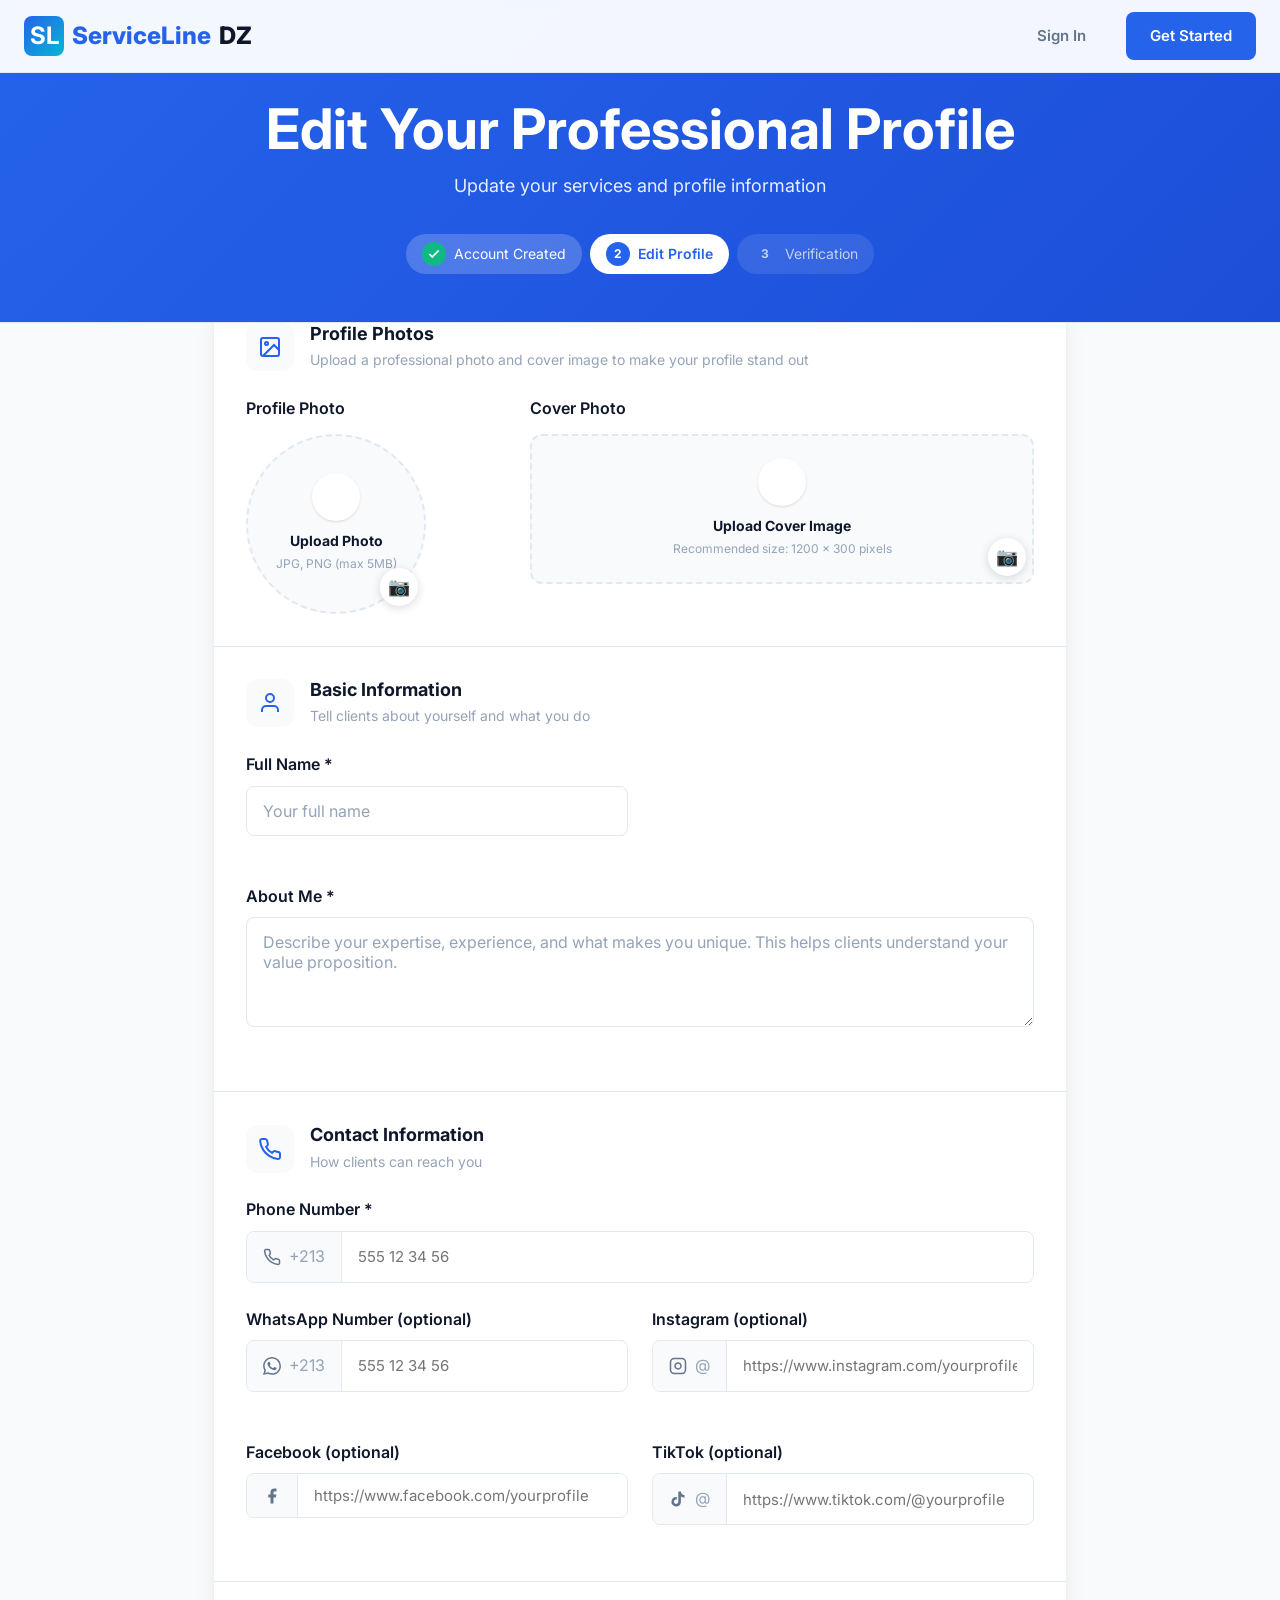
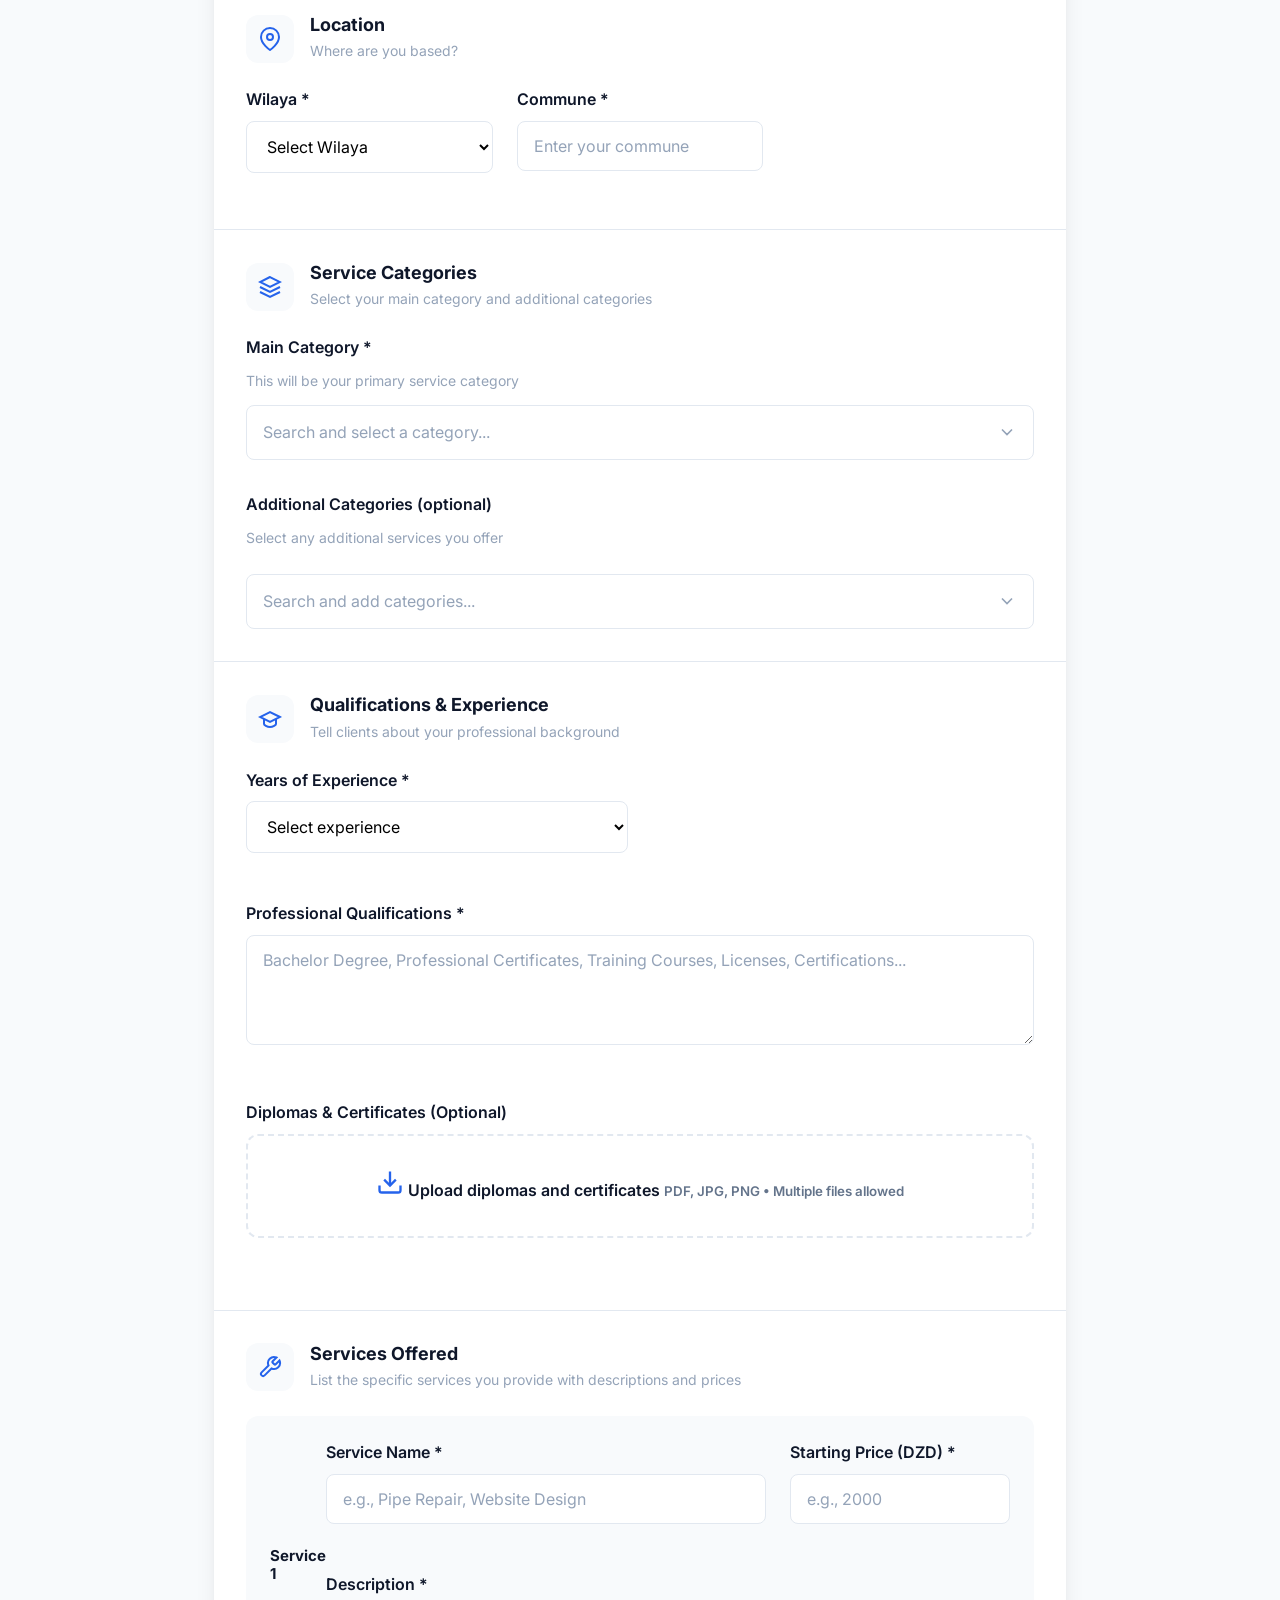
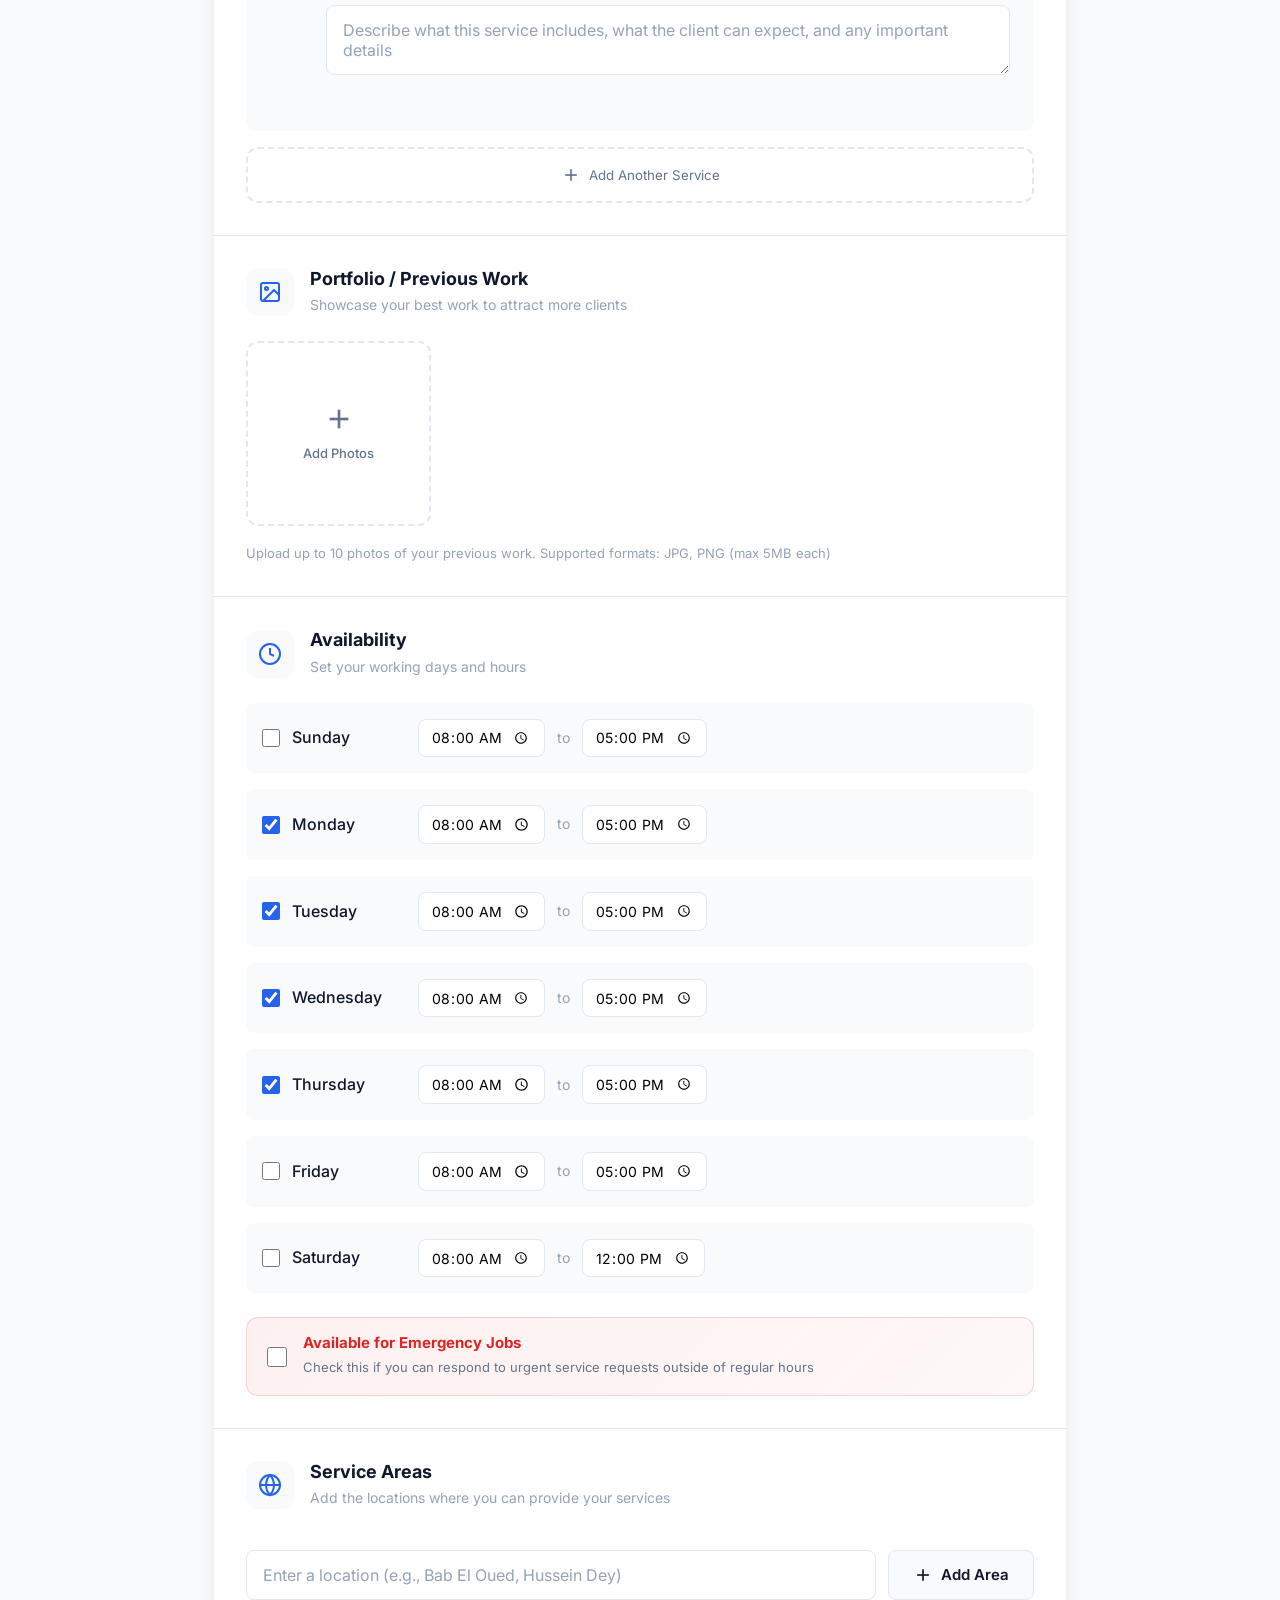
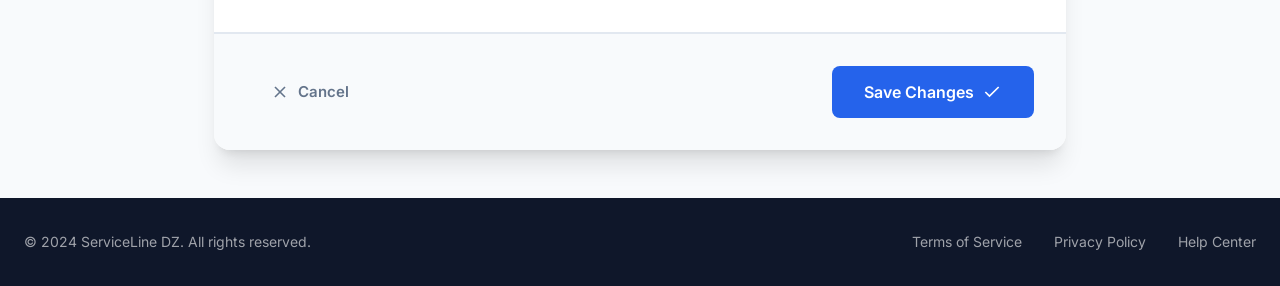
<file: edit_profile.html>
<!DOCTYPE html>
<html lang="en">
<head>
  <meta charset="UTF-8">
  <meta name="viewport" content="width=device-width, initial-scale=1.0">
  <meta name="description" content="Edit your professional profile on ServiceLine DZ - Update your services and information.">
  <title>Edit Your Profile - ServiceLine DZ</title>
  <link rel="preconnect" href="https://fonts.googleapis.com">
  <link rel="preconnect" href="https://fonts.gstatic.com" crossorigin>
  <link href="https://fonts.googleapis.com/css2?family=Inter:wght@400;500;600;700;800&display=swap" rel="stylesheet">
  <link rel="stylesheet" href="css/styles.css">
  <style>
    /* Edit Profile Page Specific Styles */
    .create-profile-page {
      min-height: 100vh;
      background: var(--background-alt);
    }

    .profile-header {
      background: linear-gradient(135deg, var(--primary) 0%, var(--primary-dark) 100%);
      padding: 6rem 0 3rem;
      color: white;
    }

    .profile-header .container {
      text-align: center;
    }

    .profile-header h1 {
      color: white;
      margin-bottom: 0.5rem;
    }

    .profile-header p {
      color: rgba(255, 255, 255, 0.9);
      font-size: 1.125rem;
    }

    .progress-steps {
      display: flex;
      justify-content: center;
      gap: 0.5rem;
      margin-top: 2rem;
    }

    .progress-step {
      display: flex;
      align-items: center;
      gap: 0.5rem;
      padding: 0.5rem 1rem;
      background: rgba(255, 255, 255, 0.1);
      border-radius: 100px;
      font-size: 0.875rem;
      color: rgba(255, 255, 255, 0.7);
    }

    .progress-step.active {
      background: white;
      color: var(--primary);
      font-weight: 600;
    }

    .progress-step.completed {
      background: rgba(255, 255, 255, 0.2);
      color: white;
    }

    .progress-step .step-num {
      width: 24px;
      height: 24px;
      border-radius: 50%;
      display: flex;
      align-items: center;
      justify-content: center;
      font-size: 0.75rem;
      font-weight: 700;
    }

    .progress-step.active .step-num {
      background: var(--primary);
      color: white;
    }

    .progress-step.completed .step-num {
      background: var(--success);
      color: white;
    }

    .profile-form-container {
      max-width: 900px;
      margin: -2rem auto 3rem;
      padding: 0 1.5rem;
    }

    .profile-form-card {
      background: white;
      border-radius: var(--radius-xl);
      box-shadow: var(--shadow-xl);
      overflow: hidden;
    }

    .form-section {
      padding: 2rem;
      border-bottom: 1px solid var(--border);
    }

    .form-section:last-child {
      border-bottom: none;
    }

    .form-section-header {
      display: flex;
      align-items: center;
      gap: 1rem;
      margin-bottom: 1.5rem;
    }

    .form-section-icon {
      width: 48px;
      height: 48px;
      background: var(--background-alt);
      border-radius: var(--radius-lg);
      display: flex;
      align-items: center;
      justify-content: center;
      color: var(--primary);
    }

    .form-section-title h3 {
      font-size: 1.125rem;
      margin-bottom: 0.25rem;
    }

    .form-section-title p {
      font-size: 0.875rem;
      color: var(--text-muted);
    }

    /* Photo Uploads */
    .photo-uploads {
      display: flex;
      gap: 2rem;
      flex-wrap: wrap;
    }

    .photo-upload {
      flex: 1;
      min-width: 200px;
    }

    .photo-upload label {
      display: block;
      font-weight: 600;
      margin-bottom: 0.75rem;
      color: var(--text-primary);
    }

    .upload-area {
      position: relative;
      border: 2px dashed var(--border);
      border-radius: var(--radius-lg);
      padding: 2rem;
      text-align: center;
      cursor: pointer;
      transition: var(--transition);
      background: var(--background-alt);
    }

    .upload-area:hover {
      border-color: var(--primary);
      background: rgba(37, 99, 235, 0.05);
    }

    .upload-area.profile-photo {
      width: 180px;
      height: 180px;
      border-radius: 50%;
      display: flex;
      flex-direction: column;
      align-items: center;
      justify-content: center;
      padding: 1rem;
    }

    .upload-area.cover-photo {
      height: 150px;
      display: flex;
      flex-direction: column;
      align-items: center;
      justify-content: center;
    }

    .upload-area input[type="file"] {
      position: absolute;
      width: 100%;
      height: 100%;
      top: 0;
      left: 0;
      opacity: 0;
      cursor: pointer;
    }

    .upload-icon {
      width: 48px;
      height: 48px;
      background: white;
      border-radius: 50%;
      display: flex;
      align-items: center;
      justify-content: center;
      margin: 0 auto 0.75rem;
      color: var(--primary);
      box-shadow: var(--shadow);
    }

    .upload-area h4 {
      font-size: 0.875rem;
      margin-bottom: 0.25rem;
    }

    .upload-area p {
      font-size: 0.75rem;
      color: var(--text-muted);
    }

    .upload-preview {
      width: 100%;
      height: 100%;
      object-fit: cover;
      border-radius: inherit;
      position: absolute;
      top: 0;
      left: 0;
    }

    /* Form Grid */
    .form-grid {
      display: grid;
      grid-template-columns: repeat(2, 1fr);
      gap: 1.5rem;
    }

    .form-grid.three-col {
      grid-template-columns: repeat(3, 1fr);
    }

    .form-grid .full-width {
      grid-column: 1 / -1;
    }

    /* Wilaya Dropdown */
    .wilaya-select {
      position: relative;
    }

    /* Service Items */
    .services-list {
      display: flex;
      flex-direction: column;
      gap: 1rem;
    }

    .service-item {
      background: var(--background-alt);
      border-radius: var(--radius-lg);
      padding: 1.5rem;
      position: relative;
    }

    .service-item-header {
      display: flex;
      justify-content: space-between;
      align-items: center;
      margin-bottom: 1rem;
    }

    .service-item-header h4 {
      font-size: 0.9375rem;
      color: var(--text-primary);
    }

    .remove-service {
      width: 32px;
      height: 32px;
      border-radius: var(--radius);
      display: flex;
      align-items: center;
      justify-content: center;
      color: var(--text-muted);
      background: white;
      border: 1px solid var(--border);
    }

    .remove-service:hover {
      color: var(--error);
      border-color: var(--error);
    }

    .service-item .form-grid {
      grid-template-columns: 2fr 1fr;
    }

    .add-service-btn {
      display: flex;
      align-items: center;
      justify-content: center;
      gap: 0.5rem;
      padding: 1rem;
      border: 2px dashed var(--border);
      border-radius: var(--radius-lg);
      color: var(--text-secondary);
      width: 100%;
      margin-top: 1rem;
    }

    .add-service-btn:hover {
      border-color: var(--primary);
      color: var(--primary);
      background: rgba(37, 99, 235, 0.05);
    }

    /* Category Searchable Dropdown */
    .category-select-wrapper {
      position: relative;
      width: 100%;
    }

    .category-select-trigger {
      display: flex;
      align-items: center;
      justify-content: space-between;
      padding: 0.875rem 1rem;
      background: white;
      border: 1px solid var(--border);
      border-radius: var(--radius);
      cursor: pointer;
      transition: var(--transition);
      min-height: 48px;
    }

    .category-select-trigger:hover {
      border-color: var(--primary);
    }

    .category-select-trigger:focus,
    .category-select-trigger.open {
      border-color: var(--primary);
      box-shadow: 0 0 0 3px rgba(37, 99, 235, 0.1);
      outline: none;
    }

    .category-select-trigger .placeholder {
      color: var(--text-muted);
    }

    .category-select-trigger .selected-value {
      display: flex;
      align-items: center;
      gap: 0.5rem;
      color: var(--text-primary);
      font-weight: 500;
    }

    .category-select-trigger .chevron {
      transition: transform 0.2s ease;
      color: var(--text-muted);
    }

    .category-select-trigger.open .chevron {
      transform: rotate(180deg);
    }

    .category-dropdown {
      position: absolute;
      top: calc(100% + 4px);
      left: 0;
      right: 0;
      background: white;
      border: 1px solid var(--border);
      border-radius: var(--radius);
      box-shadow: var(--shadow-lg);
      z-index: 100;
      max-height: 320px;
      display: none;
      flex-direction: column;
      overflow: hidden;
    }

.category-dropdown.open {
      display: flex;
    }

    .category-search-input {
      padding: 0.75rem 1rem;
      border: none;
      border-bottom: 1px solid var(--border);
      font-size: 0.9375rem;
      outline: none;
    }

    .category-search-input::placeholder {
      color: var(--text-muted);
    }

    .category-options {
      overflow-y: auto;
      max-height: 260px;
    }

    .category-option {
      display: flex;
      align-items: center;
      gap: 0.75rem;
      padding: 0.75rem 1rem;
      cursor: pointer;
      transition: background 0.15s ease;
    }

    .category-option:hover {
      background: var(--background-alt);
    }

    .category-option.selected {
      background: rgba(37, 99, 235, 0.08);
    }

    .category-option.disabled {
      opacity: 0.5;
      cursor: not-allowed;
    }

    .category-option .check-mark {
      width: 20px;
      height: 20px;
      border: 2px solid var(--border);
      border-radius: 50%;
      display: flex;
      align-items: center;
      justify-content: center;
      flex-shrink: 0;
      transition: var(--transition);
    }

    .category-option.selected .check-mark {
      background: var(--primary);
      border-color: var(--primary);
      color: white;
    }

    .category-option-label {
      flex: 1;
      font-size: 0.9375rem;
    }

    .no-results {
      padding: 1rem;
      text-align: center;
      color: var(--text-muted);
      font-size: 0.875rem;
    }

    /* Multi-Select with Chips */
    .multi-select-wrapper {
      position: relative;
      width: 100%;
    }

    .selected-chips {
      display: flex;
      flex-wrap: wrap;
      gap: 0.5rem;
      margin-bottom: 0.75rem;
      min-height: 0;
    }

    .selected-chips:empty {
      display: none;
    }

    .category-chip {
      display: inline-flex;
      align-items: center;
      gap: 0.5rem;
      padding: 0.5rem 0.75rem;
      background: rgba(37, 99, 235, 0.1);
      color: var(--primary);
      border-radius: 100px;
      font-size: 0.875rem;
      font-weight: 500;
      animation: chipIn 0.2s ease;
    }

    @keyframes chipIn {
      from {
        opacity: 0;
        transform: scale(0.9);
      }
      to {
        opacity: 1;
        transform: scale(1);
      }
    }

    .category-chip .remove-chip {
      width: 18px;
      height: 18px;
      border-radius: 50%;
      display: flex;
      align-items: center;
      justify-content: center;
      cursor: pointer;
      transition: var(--transition);
      background: transparent;
      border: none;
      padding: 0;
      color: var(--primary);
    }

    .category-chip .remove-chip:hover {
      background: var(--primary);
      color: white;
    }

    .multi-select-trigger {
      display: flex;
      align-items: center;
      justify-content: space-between;
      padding: 0.875rem 1rem;
      background: white;
      border: 1px solid var(--border);
      border-radius: var(--radius);
      cursor: pointer;
      transition: var(--transition);
      min-height: 48px;
    }

    .multi-select-trigger:hover {
      border-color: var(--primary);
    }

    .multi-select-trigger:focus,
    .multi-select-trigger.open {
      border-color: var(--primary);
      box-shadow: 0 0 0 3px rgba(37, 99, 235, 0.1);
      outline: none;
    }

    .multi-select-trigger .placeholder {
      color: var(--text-muted);
    }

    .multi-select-trigger .chevron {
      transition: transform 0.2s ease;
      color: var(--text-muted);
    }

    .multi-select-trigger.open .chevron {
      transform: rotate(180deg);
    }

    .multi-select-dropdown {
      position: absolute;
      top: calc(100% + 4px);
      left: 0;
      right: 0;
      background: white;
      border: 1px solid var(--border);
      border-radius: var(--radius);
      box-shadow: var(--shadow-lg);
      z-index: 100;
      max-height: 320px;
      display: none;
      flex-direction: column;
      overflow: hidden;
    }

    .multi-select-dropdown.open {
      display: flex;
    }

    /* Checkbox style for multi-select */
    .multi-option .check-mark {
      border-radius: 4px;
    }

    /* Availability */
    .availability-grid {
      display: flex;
      flex-direction: column;
      gap: 1rem;
    }

    .day-row {
      display: flex;
      align-items: center;
      gap: 1rem;
      padding: 1rem;
      background: var(--background-alt);
      border-radius: var(--radius);
    }

    .day-toggle {
      display: flex;
      align-items: center;
      gap: 0.75rem;
      min-width: 140px;
    }

    .day-toggle input[type="checkbox"] {
      width: 18px;
      height: 18px;
      accent-color: var(--primary);
    }

    .day-toggle label {
      font-weight: 500;
      color: var(--text-primary);
    }

    .time-inputs {
      display: flex;
      align-items: center;
      gap: 0.75rem;
      flex: 1;
    }

    .time-inputs input[type="time"] {
      padding: 0.5rem 0.75rem;
      border: 1px solid var(--border);
      border-radius: var(--radius);
      font-size: 0.875rem;
    }

    .time-inputs span {
      color: var(--text-muted);
      font-size: 0.875rem;
    }

    /* Emergency Checkbox */
    .emergency-option {
      margin-top: 1.5rem;
      padding: 1rem 1.25rem;
      background: linear-gradient(135deg, rgba(239, 68, 68, 0.08) 0%, rgba(239, 68, 68, 0.04) 100%);
      border: 1px solid rgba(239, 68, 68, 0.2);
      border-radius: var(--radius-lg);
      display: flex;
      align-items: center;
      gap: 1rem;
    }

    .emergency-option input[type="checkbox"] {
      width: 20px;
      height: 20px;
      accent-color: #ef4444;
    }

    .emergency-option-content h4 {
      font-size: 0.9375rem;
      color: #dc2626;
      margin-bottom: 0.25rem;
    }

    .emergency-option-content p {
      font-size: 0.8125rem;
      color: var(--text-secondary);
    }

    /* Service Areas */
    .service-areas-list {
      display: flex;
      flex-wrap: wrap;
      gap: 0.5rem;
      margin-bottom: 1rem;
    }

    .service-area-tag {
      display: flex;
      align-items: center;
      gap: 0.5rem;
      padding: 0.5rem 1rem;
      background: rgba(37, 99, 235, 0.1);
      color: var(--primary);
      border-radius: 100px;
      font-size: 0.875rem;
      font-weight: 500;
    }

    .service-area-tag button {
      width: 18px;
      height: 18px;
      border-radius: 50%;
      display: flex;
      align-items: center;
      justify-content: center;
      color: var(--primary);
    }

    .service-area-tag button:hover {
      background: var(--primary);
      color: white;
    }

    .add-area-input {
      display: flex;
      gap: 0.75rem;
    }

    .add-area-input input {
      flex: 1;
    }

    /* Portfolio Section */
    .portfolio-grid {
      display: grid;
      grid-template-columns: repeat(auto-fill, minmax(150px, 1fr));
      gap: 1rem;
      margin-bottom: 1rem;
    }

    .portfolio-item {
      position: relative;
      aspect-ratio: 1;
      border-radius: var(--radius-lg);
      overflow: hidden;
      background: var(--background-alt);
    }

    .portfolio-item img {
      width: 100%;
      height: 100%;
      object-fit: cover;
    }

    .portfolio-item .remove-portfolio {
      position: absolute;
      top: 0.5rem;
      right: 0.5rem;
      width: 28px;
      height: 28px;
      background: rgba(0, 0, 0, 0.6);
      border-radius: 50%;
      display: flex;
      align-items: center;
      justify-content: center;
      color: white;
      cursor: pointer;
      opacity: 0;
      transition: var(--transition);
    }

    .portfolio-item:hover .remove-portfolio {
      opacity: 1;
    }

    .portfolio-item .remove-portfolio:hover {
      background: #ef4444;
    }

    .add-portfolio-btn {
      display: flex;
      flex-direction: column;
      align-items: center;
      justify-content: center;
      gap: 0.5rem;
      padding: 1rem;
      border: 2px dashed var(--border);
      border-radius: var(--radius-lg);
      color: var(--text-secondary);
      cursor: pointer;
      aspect-ratio: 1;
      transition: var(--transition);
    }

    .add-portfolio-btn:hover {
      border-color: var(--primary);
      color: var(--primary);
      background: rgba(37, 99, 235, 0.05);
    }

    .add-portfolio-btn input[type="file"] {
      display: none;
    }

    .add-portfolio-btn svg {
      width: 32px;
      height: 32px;
    }

    .add-portfolio-btn span {
      font-size: 0.8125rem;
      font-weight: 500;
    }

    /* Contact Info Input Group */
    .contact-input-group {
      display: flex;
      align-items: center;
      border: 1px solid var(--border);
      border-radius: var(--radius);
      overflow: hidden;
      background: white;
    }

    .contact-input-group:focus-within {
      border-color: var(--primary);
      box-shadow: 0 0 0 3px rgba(37, 99, 235, 0.1);
    }

    .contact-input-group .input-prefix {
      padding: 0.75rem 1rem;
      background: var(--background-alt);
      color: var(--text-muted);
      border-right: 1px solid var(--border);
      display: flex;
      align-items: center;
      gap: 0.5rem;
    }

    .contact-input-group .input-prefix svg {
      color: var(--text-secondary);
    }

    .contact-input-group input {
      flex: 1;
      padding: 0.75rem 1rem;
      border: none;
      outline: none;
      font-size: 0.9375rem;
    }

    /* Form Actions */
    .form-actions {
      display: flex;
      justify-content: space-between;
      align-items: center;
      padding: 2rem;
      background: var(--background-alt);
      border-top: 1px solid var(--border);
    }

    .form-actions .btn-lg {
      min-width: 180px;
      justify-content: center;
    }

    /* Responsive */
    @media (max-width: 768px) {
      .form-grid {
        grid-template-columns: 1fr;
      }

      .form-grid.three-col {
        grid-template-columns: 1fr;
      }

      .photo-uploads {
        flex-direction: column;
        align-items: center;
      }

      .photo-upload {
        width: 100%;
        display: flex;
        flex-direction: column;
        align-items: center;
      }

      .progress-steps {
        flex-wrap: wrap;
      }

      .day-row {
        flex-direction: column;
        align-items: flex-start;
      }

      .time-inputs {
        width: 100%;
      }

      .form-actions {
        flex-direction: column;
        gap: 1rem;
      }

      .form-actions .btn-lg {
        width: 100%;
      }

      .service-item .form-grid {
        grid-template-columns: 1fr;
      }

      .portfolio-grid {
        grid-template-columns: repeat(2, 1fr);
      }
    }

    .certificate-upload {
    display: flex;
    flex-direction: column;
    align-items: center;
    justify-content: center;
    gap: 0.75rem;
  
    padding: 2rem;
  
    border: 2px dashed var(--border);
    border-radius: var(--radius-lg);
  
    cursor: pointer;
  
    transition: var(--transition);
  
    text-align: center;
  }
  
  .certificate-upload:hover {
    border-color: var(--primary);
    background: rgba(37, 99, 235, 0.05);
  }
  
  .certificate-upload input {
    display: none;
  }
  
  .certificate-upload svg {
    color: var(--primary);
  }
  
  .certificate-upload span {
    font-weight: 600;
  }
  
  .certificate-upload small {
    color: var(--text-secondary);
  }
  
  #qualificationPreview {
    margin-top: 1rem;
  }

.camera-btn {
  position: absolute;

  bottom: 6px;
  right: 6px;

  width: 38px;
  height: 38px;

  border: none;
  border-radius: 50%;

  background: white;

  box-shadow: 0 2px 10px rgba(0,0,0,0.15);

  cursor: pointer;

  display: flex;
  align-items: center;
  justify-content: center;

  font-size: 18px;
}

.camera-btn:hover {
  background: #f3f4f6;
}
  </style>
</head>
<body>
  <div class="create-profile-page">
    <!-- Navigation -->
    <nav class="navbar">
      <div class="container">
        <a href="index.html" class="logo">
          <div class="logo-icon">SL</div>
          ServiceLine<span>DZ</span>
        </a>
        <div class="nav-buttons">
          <a href="login.html" class="btn btn-ghost">Sign In</a>
          <a href="register.html" class="btn btn-primary">Get Started</a>
        </div>
      </div>
    </nav>

    <!-- Header -->
    <header class="profile-header">
      <div class="container">
        <h1>Edit Your Professional Profile</h1>
        <p>Update your services and profile information</p>
        <div class="progress-steps">
          <div class="progress-step completed">
            <span class="step-num">
              <svg width="14" height="14" viewBox="0 0 24 24" fill="none" stroke="currentColor" stroke-width="3">
                <polyline points="20 6 9 17 4 12"></polyline>
              </svg>
            </span>
            Account Created
          </div>
          <div class="progress-step active">
            <span class="step-num">2</span>
            Edit Profile
          </div>
          <div class="progress-step">
            <span class="step-num">3</span>
            Verification
          </div>
        </div>
      </div>
    </header>

    <!-- Profile Form -->
    <div class="profile-form-container">
      <form id="profileForm" class="profile-form-card" enctype="multipart/form-data" onsubmit="handleProfileSubmit(event)">
        
        <!-- Photo Upload Section -->
        <div class="form-section">
          <div class="form-section-header">
            <div class="form-section-icon">
              <svg width="24" height="24" viewBox="0 0 24 24" fill="none" stroke="currentColor" stroke-width="2">
                <rect x="3" y="3" width="18" height="18" rx="2" ry="2"></rect>
                <circle cx="8.5" cy="8.5" r="1.5"></circle>
                <polyline points="21 15 16 10 5 21"></polyline>
              </svg>
            </div>
            <div class="form-section-title">
              <h3>Profile Photos</h3>
              <p>Upload a professional photo and cover image to make your profile stand out</p>
            </div>
          </div>
          <div class="photo-uploads">
            <div class="photo-upload">
              <label>Profile Photo</label>
              <div class="upload-area profile-photo" id="profilePhotoArea">
                  <input
                      type="file"
                      name="profilePhoto"
                      accept="image/*"
                      id="profilePhoto"
                      onchange="previewImage(this, 'profilePhotoPreview')">
              
                  <img id="profilePhotoPreview" class="upload-preview" style="display: none;">
              
                  <div class="upload-content">
                      <div class="upload-icon">
                          <!-- svg -->
                      </div>
                      <h4>Upload Photo</h4>
                      <p>JPG, PNG (max 5MB)</p>
                  </div>
                  <div class="photo-wrapper">

  <img
    id="profilePhotoPreview"
    class="profile-preview">

  <button
    type="button"
    class="camera-btn"
    onclick="document.getElementById('profilePhoto').click()">

    📷

  </button>

</div>
              </div>
              
            </div>
            <div class="photo-upload" style="flex: 2;">
              <label>Cover Photo</label>
              <div class="upload-area cover-photo" id="coverPhotoArea">
                  <input
                      type="file"
                      name="coverPhoto"
                      accept="image/*"
                      id="coverPhoto"
                      onchange="previewImage(this, 'coverPhotoPreview')">
              
                  <img id="coverPhotoPreview" class="upload-preview" style="display: none;">
              
                  <div class="upload-content">
                      <div class="upload-icon">
                          <!-- svg -->
                      </div>
                      <h4>Upload Cover Image</h4>
                      <p>Recommended size: 1200 x 300 pixels</p>
                  </div>
                  <div class="photo-wrapper">

  <img
    id="coverPhotoPreview"
    class="cover-preview">

  <button
    type="button"
    class="camera-btn"
    onclick="document.getElementById('coverPhoto').click()">

    📷

  </button>

</div>
              </div>
              
            </div>
          </div>
        </div>

        <!-- Basic Information Section -->
        <div class="form-section">
          <div class="form-section-header">
            <div class="form-section-icon">
              <svg width="24" height="24" viewBox="0 0 24 24" fill="none" stroke="currentColor" stroke-width="2">
                <path d="M20 21v-2a4 4 0 0 0-4-4H8a4 4 0 0 0-4 4v2"></path>
                <circle cx="12" cy="7" r="4"></circle>
              </svg>
            </div>
            <div class="form-section-title">
              <h3>Basic Information</h3>
              <p>Tell clients about yourself and what you do</p>
            </div>
          </div>
          <div class="form-grid">
            <div class="form-group">
              <label for="fullName">Full Name *</label>
              <input type="text" id="fullName" name="fullName" class="form-control" placeholder="Your full name" required>
            </div>
            <div class="form-group full-width">
              <label for="aboutMe">About Me *</label>
              <textarea id="aboutMe" name="aboutMe" class="form-control" rows="4" placeholder="Describe your expertise, experience, and what makes you unique. This helps clients understand your value proposition." required></textarea>
            </div>
          </div>
        </div>

        <!-- Contact Information Section -->
        <div class="form-section">
          <div class="form-section-header">
            <div class="form-section-icon">
              <svg width="24" height="24" viewBox="0 0 24 24" fill="none" stroke="currentColor" stroke-width="2">
                <path d="M22 16.92v3a2 2 0 0 1-2.18 2 19.79 19.79 0 0 1-8.63-3.07 19.5 19.5 0 0 1-6-6 19.79 19.79 0 0 1-3.07-8.67A2 2 0 0 1 4.11 2h3a2 2 0 0 1 2 1.72 12.84 12.84 0 0 0 .7 2.81 2 2 0 0 1-.45 2.11L8.09 9.91a16 16 0 0 0 6 6l1.27-1.27a2 2 0 0 1 2.11-.45 12.84 12.84 0 0 0 2.81.7A2 2 0 0 1 22 16.92z"></path>
              </svg>
            </div>
            <div class="form-section-title">
              <h3>Contact Information</h3>
              <p>How clients can reach you</p>
            </div>
          </div>
          <div class="form-group">
            <label for="phone">Phone Number *</label>
          
            <div class="contact-input-group">
          
              <span class="input-prefix">
          
                <svg width="18" height="18" viewBox="0 0 24 24" fill="none"
                  stroke="currentColor" stroke-width="2">
          
                  <path d="M22 16.92v3a2 2 0 0 1-2.18 2
                  19.79 19.79 0 0 1-8.63-3.07
                  19.5 19.5 0 0 1-6-6
                  19.79 19.79 0 0 1-3.07-8.67
                  A2 2 0 0 1 4.11 2h3
                  a2 2 0 0 1 2 1.72
                  c.12.81.33 1.6.61 2.35
                  a2 2 0 0 1-.45 2.11L8.09 9.91
                  a16 16 0 0 0 6 6l1.73-1.18
                  a2 2 0 0 1 2.11-.45
                  c.75.28 1.54.49 2.35.61
                  A2 2 0 0 1 22 16.92z"></path>
          
                </svg>
          
                +213
          
              </span>
          
              <input
                type="tel"
                id="phone"
                name="phone"
                placeholder="555 12 34 56"
                required>
          
            </div>
          </div>
          <div class="form-grid">
            <div class="form-group">
              <label for="whatsapp">WhatsApp Number (optional)</label>
              <div class="contact-input-group">
                <span class="input-prefix">
                  <svg width="18" height="18" viewBox="0 0 24 24" fill="currentColor">
                    <path d="M17.472 14.382c-.297-.149-1.758-.867-2.03-.967-.273-.099-.471-.148-.67.15-.197.297-.767.966-.94 1.164-.173.199-.347.223-.644.075-.297-.15-1.255-.463-2.39-1.475-.883-.788-1.48-1.761-1.653-2.059-.173-.297-.018-.458.13-.606.134-.133.298-.347.446-.52.149-.174.198-.298.298-.497.099-.198.05-.371-.025-.52-.075-.149-.669-1.612-.916-2.207-.242-.579-.487-.5-.669-.51-.173-.008-.371-.01-.57-.01-.198 0-.52.074-.792.372-.272.297-1.04 1.016-1.04 2.479 0 1.462 1.065 2.875 1.213 3.074.149.198 2.096 3.2 5.077 4.487.709.306 1.262.489 1.694.625.712.227 1.36.195 1.871.118.571-.085 1.758-.719 2.006-1.413.248-.694.248-1.289.173-1.413-.074-.124-.272-.198-.57-.347m-5.421 7.403h-.004a9.87 9.87 0 01-5.031-1.378l-.361-.214-3.741.982.998-3.648-.235-.374a9.86 9.86 0 01-1.51-5.26c.001-5.45 4.436-9.884 9.888-9.884 2.64 0 5.122 1.03 6.988 2.898a9.825 9.825 0 012.893 6.994c-.003 5.45-4.437 9.884-9.885 9.884m8.413-18.297A11.815 11.815 0 0012.05 0C5.495 0 .16 5.335.157 11.892c0 2.096.547 4.142 1.588 5.945L.057 24l6.305-1.654a11.882 11.882 0 005.683 1.448h.005c6.554 0 11.89-5.335 11.893-11.893a11.821 11.821 0 00-3.48-8.413z"/>
                  </svg>
                  +213
                </span>
                <input type="tel" id="whatsapp" name="whatsapp" placeholder="555 12 34 56">
              </div>
            </div>
            <div class="form-group">
              <label for="instagram">Instagram (optional)</label>
              <div class="contact-input-group">
                <span class="input-prefix">
                  <svg width="18" height="18" viewBox="0 0 24 24" fill="none" stroke="currentColor" stroke-width="2">
                    <rect x="2" y="2" width="20" height="20" rx="5" ry="5"></rect>
                    <path d="M16 11.37A4 4 0 1 1 12.63 8 4 4 0 0 1 16 11.37z"></path>
                    <line x1="17.5" y1="6.5" x2="17.51" y2="6.5"></line>
                  </svg>
                  @
                </span>
                <input type="text" id="instagram" name="instagram" placeholder="https://www.instagram.com/yourprofile">
              </div>
            </div>
            <div class="form-group">
              <label for="facebook">Facebook (optional)</label>
              <div class="contact-input-group">
                <span class="input-prefix">
                  <svg width="18" height="18" viewBox="0 0 24 24" fill="currentColor">
                    <path d="M18 2h-3a5 5 0 0 0-5 5v3H7v4h3v8h4v-8h3l1-4h-4V7a1 1 0 0 1 1-1h3z"></path>
                  </svg>
                </span>
                <input type="text" id="facebook" name="facebook" placeholder="https://www.facebook.com/yourprofile">
              </div>
            </div>
            <div class="form-group">
              <label for="tiktok">TikTok (optional)</label>
              <div class="contact-input-group">
                <span class="input-prefix">
                  <svg width="18" height="18" viewBox="0 0 24 24" fill="currentColor">
                    <path d="M19.59 6.69a4.83 4.83 0 0 1-3.77-4.25V2h-3.45v13.67a2.89 2.89 0 0 1-5.2 1.74 2.89 2.89 0 0 1 2.31-4.64 2.93 2.93 0 0 1 .88.13V9.4a6.84 6.84 0 0 0-1-.05A6.33 6.33 0 0 0 5 20.1a6.34 6.34 0 0 0 10.86-4.43v-7a8.16 8.16 0 0 0 4.77 1.52v-3.4a4.85 4.85 0 0 1-1-.1z"/>
                  </svg>
                  @
                </span>
                <input type="text" id="tiktok" name="tiktok" placeholder="https://www.tiktok.com/@yourprofile">
              </div>
            </div>
          </div>
        </div>

        <!-- Location Section -->
        <div class="form-section">
          <div class="form-section-header">
            <div class="form-section-icon">
              <svg width="24" height="24" viewBox="0 0 24 24" fill="none" stroke="currentColor" stroke-width="2">
                <path d="M21 10c0 7-9 13-9 13s-9-6-9-13a9 9 0 0 1 18 0z"></path>
                <circle cx="12" cy="10" r="3"></circle>
              </svg>
            </div>
            <div class="form-section-title">
              <h3>Location</h3>
              <p>Where are you based?</p>
            </div>
          </div>
          <div class="form-grid three-col">
            <div class="form-group">
              <label for="wilaya">Wilaya *</label>
              <select id="wilaya" name="wilaya" class="form-control" required>
                <option value="">Select Wilaya</option>
              </select>
            </div>
            <div class="form-group">
              <label for="commune">Commune *</label>
              <input type="text" id="commune" name="commune" class="form-control" placeholder="Enter your commune" required>
            </div>
          </div>
        </div>

        <!-- Service Categories Section -->
        <div class="form-section">
          <div class="form-section-header">
            <div class="form-section-icon">
              <svg width="24" height="24" viewBox="0 0 24 24" fill="none" stroke="currentColor" stroke-width="2">
                <polygon points="12 2 2 7 12 12 22 7 12 2"></polygon>
                <polyline points="2 17 12 22 22 17"></polyline>
                <polyline points="2 12 12 17 22 12"></polyline>
              </svg>
            </div>
            <div class="form-section-title">
              <h3>Service Categories</h3>
              <p>Select your main category and additional categories</p>
            </div>
          </div>
          
          <!-- Main Category - Searchable Single Select -->
          <div style="margin-bottom: 2rem;">
            <label style="display: block; font-weight: 600; margin-bottom: 0.5rem; color: var(--text-primary);">Main Category *</label>
            <p style="font-size: 0.875rem; color: var(--text-muted); margin-bottom: 0.75rem;">This will be your primary service category</p>
            <div class="category-select-wrapper" id="mainCategoryWrapper">
              <input type="hidden" name="mainCategory" id="mainCategoryInput" required>
              <div class="category-select-trigger" id="mainCategoryTrigger" tabindex="0" onclick="toggleMainCategoryDropdown()">
                <span class="placeholder" id="mainCategoryPlaceholder">Search and select a category...</span>
                <span class="selected-value" id="mainCategoryValue" style="display: none;"></span>
                <svg class="chevron" width="20" height="20" viewBox="0 0 24 24" fill="none" stroke="currentColor" stroke-width="2">
                  <polyline points="6 9 12 15 18 9"></polyline>
                </svg>
              </div>
              <div class="category-dropdown" id="mainCategoryDropdown">
                <input type="text" class="category-search-input" id="mainCategorySearch" placeholder="Search categories..." oninput="filterMainCategories()">
                <div class="category-options" id="mainCategoryOptions">
                  <!-- Options will be populated by JavaScript -->
                </div>
              </div>
            </div>
          </div>

          <!-- Additional Categories - Searchable Multi-Select with Chips -->
          <div>
            <label style="display: block; font-weight: 600; margin-bottom: 0.5rem; color: var(--text-primary);">Additional Categories (optional)</label>
            <p style="font-size: 0.875rem; color: var(--text-muted); margin-bottom: 0.75rem;">Select any additional services you offer</p>
            <div class="selected-chips" id="additionalCategoryChips">
              <!-- Selected chips will be added here dynamically -->
            </div>
            <div class="multi-select-wrapper" id="additionalCategoryWrapper">
              <div class="multi-select-trigger" id="additionalCategoryTrigger" tabindex="0" onclick="toggleAdditionalCategoryDropdown()">
                <span class="placeholder">Search and add categories...</span>
                <svg class="chevron" width="20" height="20" viewBox="0 0 24 24" fill="none" stroke="currentColor" stroke-width="2">
                  <polyline points="6 9 12 15 18 9"></polyline>
                </svg>
              </div>
              <div class="multi-select-dropdown" id="additionalCategoryDropdown">
                <input type="text" class="category-search-input" id="additionalCategorySearch" placeholder="Search categories..." oninput="filterAdditionalCategories()">
                <div class="category-options" id="additionalCategoryOptions">
                  <!-- Options will be populated by JavaScript -->
                </div>
              </div>
            </div>
          </div>
        </div>


<!-- Qualifications & Experience Section -->
        <div class="form-section">
        
          <div class="form-section-header">
        
            <div class="form-section-icon">
              <svg width="24" height="24"
                   viewBox="0 0 24 24"
                   fill="none"
                   stroke="currentColor"
                   stroke-width="2">
            
                <path d="M22 10L12 5 2 10l10 5 10-5z"></path>
            
                <path d="M6 12v5c0 1 3 3 6 3s6-2 6-3v-5"></path>
            
              </svg>
            </div>
        
            <div class="form-section-title">
              <h3>Qualifications & Experience</h3>
              <p>Tell clients about your professional background</p>
            </div>
        
          </div>
        
          <div class="form-grid">
        
            <div class="form-group">
              <label for="experience">
                Years of Experience *
              </label>
        
              <select
                id="experience"
                name="experience"
                class="form-control"
                required>
        
                <option value="">
                  Select experience
                </option>
        
                <option value="0-1">
                  Less than 1 year
                </option>
        
                <option value="1-2">
                  1-2 years
                </option>
        
                <option value="3-5">
                  3-5 years
                </option>
        
                <option value="5-10">
                  5-10 years
                </option>
        
                <option value="10+">
                  10+ years
                </option>
        
              </select>
            </div>
        
            <div class="form-group full-width">
        
              <label for="qualifications">
                Professional Qualifications *
              </label>
        
              <textarea
                id="qualifications"
                name="qualifications"
                class="form-control"
                rows="4"
                placeholder="Bachelor Degree, Professional Certificates, Training Courses, Licenses, Certifications..."></textarea>
        
            </div>
        
            <div class="form-group full-width">
        
              <label>
                Diplomas & Certificates (Optional)
              </label>
        
              <label class="certificate-upload">
        
                <input
                  type="file"
                  name="qualificationFiles[]"
                  multiple
                  accept=".pdf,.jpg,.jpeg,.png"
                  onchange="addQualificationFiles(this)">
        
                <svg width="28" height="28" viewBox="0 0 24 24" fill="none" stroke="currentColor" stroke-width="2">
                  <path d="M21 15v4a2 2 0 0 1-2 2H5a2 2 0 0 1-2-2v-4"></path>
                  <polyline points="7 10 12 15 17 10"></polyline>
                  <line x1="12" y1="15" x2="12" y2="3"></line>
                </svg>
        
                <span>
                  Upload diplomas and certificates
                </span>
        
                <small>
                  PDF, JPG, PNG • Multiple files allowed
                </small>
        
              </label>
        
              <div id="qualificationPreview"></div>
        
            </div>
        
          </div>
        
        </div>

        <!-- Services Offered Section -->
        <div class="form-section">
          <div class="form-section-header">
            <div class="form-section-icon">
              <svg width="24" height="24" viewBox="0 0 24 24" fill="none" stroke="currentColor" stroke-width="2">
                <path d="M14.7 6.3a1 1 0 0 0 0 1.4l1.6 1.6a1 1 0 0 0 1.4 0l3.77-3.77a6 6 0 0 1-7.94 7.94l-6.91 6.91a2.12 2.12 0 0 1-3-3l6.91-6.91a6 6 0 0 1 7.94-7.94l-3.76 3.76z"></path>
              </svg>
            </div>
            <div class="form-section-title">
              <h3>Services Offered</h3>
              <p>List the specific services you provide with descriptions and prices</p>
            </div>
          </div>
          <div class="services-list" id="servicesList">
            <div class="service-item">
              <div class="service-item-header">
                <h4>Service 1</h4>
                <button type="button" class="remove-service" onclick="removeService(this)" style="display: none;">
                  <svg width="18" height="18" viewBox="0 0 24 24" fill="none" stroke="currentColor" stroke-width="2">
                    <line x1="18" y1="6" x2="6" y2="18"></line>
                    <line x1="6" y1="6" x2="18" y2="18"></line>
                  </svg>
                </button>
              </div>
              <div class="form-grid">
                <div class="form-group">
                  <label>Service Name *</label>
                  <input type="text" name="serviceName[]" class="form-control" placeholder="e.g., Pipe Repair, Website Design" required>
                </div>
                <div class="form-group">
                  <label>Starting Price (DZD) *</label>
                  <input type="number" name="servicePrice[]" class="form-control" placeholder="e.g., 2000" required>
                </div>
                <div class="form-group full-width">
                  <label>Description *</label>
                  <textarea name="serviceDescription[]" class="form-control" rows="2" placeholder="Describe what this service includes, what the client can expect, and any important details" required></textarea>
                </div>
              </div>
            </div>
          </div>
          <button type="button" class="add-service-btn" onclick="addService()">
            <svg width="20" height="20" viewBox="0 0 24 24" fill="none" stroke="currentColor" stroke-width="2">
              <line x1="12" y1="5" x2="12" y2="19"></line>
              <line x1="5" y1="12" x2="19" y2="12"></line>
            </svg>
            Add Another Service
          </button>
        </div>

        <!-- Portfolio / Previous Work Section -->
        <div class="form-section">
          <div class="form-section-header">
            <div class="form-section-icon">
              <svg width="24" height="24" viewBox="0 0 24 24" fill="none" stroke="currentColor" stroke-width="2">
                <rect x="3" y="3" width="18" height="18" rx="2" ry="2"></rect>
                <circle cx="8.5" cy="8.5" r="1.5"></circle>
                <polyline points="21 15 16 10 5 21"></polyline>
              </svg>
            </div>
            <div class="form-section-title">
              <h3>Portfolio / Previous Work</h3>
              <p>Showcase your best work to attract more clients</p>
            </div>
          </div>
          <div class="portfolio-grid" id="portfolioGrid">
            <!-- Portfolio items will be added here -->
            <label class="add-portfolio-btn">
              <input
                  type="file"
                  name="portfolioPhotos[]"
                  accept="image/*"
                  multiple
                  onchange="addPortfolioImages(this)">              <svg width="32" height="32" viewBox="0 0 24 24" fill="none" stroke="currentColor" stroke-width="2">
                <line x1="12" y1="5" x2="12" y2="19"></line>
                <line x1="5" y1="12" x2="19" y2="12"></line>
              </svg>
              <span>Add Photos</span>
            </label>
          </div>
          <p style="font-size: 0.8125rem; color: var(--text-muted);">Upload up to 10 photos of your previous work. Supported formats: JPG, PNG (max 5MB each)</p>
        </div>

        <!-- Availability Section -->
        <div class="form-section">
          <div class="form-section-header">
            <div class="form-section-icon">
              <svg width="24" height="24" viewBox="0 0 24 24" fill="none" stroke="currentColor" stroke-width="2">
                <circle cx="12" cy="12" r="10"></circle>
                <polyline points="12 6 12 12 16 14"></polyline>
              </svg>
            </div>
            <div class="form-section-title">
              <h3>Availability</h3>
              <p>Set your working days and hours</p>
            </div>
          </div>
          <div class="availability-grid">
            <div class="day-row">
              <div class="day-toggle">
                <input type="checkbox" id="sunday" name="days[]" value="sunday">
                <label for="sunday">Sunday</label>
              </div>
              <div class="time-inputs">
                <input type="time" name="sunday_start" value="08:00">
                <span>to</span>
                <input type="time" name="sunday_end" value="17:00">
              </div>
            </div>
            <div class="day-row">
              <div class="day-toggle">
                <input type="checkbox" id="monday" name="days[]" value="monday" checked>
                <label for="monday">Monday</label>
              </div>
              <div class="time-inputs">
                <input type="time" name="monday_start" value="08:00">
                <span>to</span>
                <input type="time" name="monday_end" value="17:00">
              </div>
            </div>
            <div class="day-row">
              <div class="day-toggle">
                <input type="checkbox" id="tuesday" name="days[]" value="tuesday" checked>
                <label for="tuesday">Tuesday</label>
              </div>
              <div class="time-inputs">
                <input type="time" name="tuesday_start" value="08:00">
                <span>to</span>
                <input type="time" name="tuesday_end" value="17:00">
              </div>
            </div>
            <div class="day-row">
              <div class="day-toggle">
                <input type="checkbox" id="wednesday" name="days[]" value="wednesday" checked>
                <label for="wednesday">Wednesday</label>
              </div>
              <div class="time-inputs">
                <input type="time" name="wednesday_start" value="08:00">
                <span>to</span>
                <input type="time" name="wednesday_end" value="17:00">
              </div>
            </div>
            <div class="day-row">
              <div class="day-toggle">
                <input type="checkbox" id="thursday" name="days[]" value="thursday" checked>
                <label for="thursday">Thursday</label>
              </div>
              <div class="time-inputs">
                <input type="time" name="thursday_start" value="08:00">
                <span>to</span>
                <input type="time" name="thursday_end" value="17:00">
              </div>
            </div>
            <div class="day-row">
              <div class="day-toggle">
                <input type="checkbox" id="friday" name="days[]" value="friday">
                <label for="friday">Friday</label>
              </div>
              <div class="time-inputs">
                <input type="time" name="friday_start" value="08:00">
                <span>to</span>
                <input type="time" name="friday_end" value="17:00">
              </div>
            </div>
            <div class="day-row">
              <div class="day-toggle">
                <input type="checkbox" id="saturday" name="days[]" value="saturday">
                <label for="saturday">Saturday</label>
              </div>
              <div class="time-inputs">
                <input type="time" name="saturday_start" value="08:00">
                <span>to</span>
                <input type="time" name="saturday_end" value="12:00">
              </div>
            </div>
          </div>

          <!-- Emergency Services Option -->
          <div class="emergency-option">
            <input type="checkbox" id="emergencyServices" name="emergencyServices" value="yes">
            <div class="emergency-option-content">
              <h4>Available for Emergency Jobs</h4>
              <p>Check this if you can respond to urgent service requests outside of regular hours</p>
            </div>
          </div>
        </div>

        <!-- Service Areas Section -->
        <div class="form-section">
          <div class="form-section-header">
            <div class="form-section-icon">
              <svg width="24" height="24" viewBox="0 0 24 24" fill="none" stroke="currentColor" stroke-width="2">
                <circle cx="12" cy="12" r="10"></circle>
                <line x1="2" y1="12" x2="22" y2="12"></line>
                <path d="M12 2a15.3 15.3 0 0 1 4 10 15.3 15.3 0 0 1-4 10 15.3 15.3 0 0 1-4-10 15.3 15.3 0 0 1 4-10z"></path>
              </svg>
            </div>
            <div class="form-section-title">
              <h3>Service Areas</h3>
              <p>Add the locations where you can provide your services</p>
            </div>
          </div>
          <div class="service-areas-list" id="serviceAreasList">
            <!-- Service area tags will be added here -->
          </div>
          <div class="add-area-input">
            <input type="text" id="newServiceArea" class="form-control" placeholder="Enter a location (e.g., Bab El Oued, Hussein Dey)">
            <button type="button" class="btn btn-secondary" onclick="addServiceArea()">
              <svg width="20" height="20" viewBox="0 0 24 24" fill="none" stroke="currentColor" stroke-width="2">
                <line x1="12" y1="5" x2="12" y2="19"></line>
                <line x1="5" y1="12" x2="19" y2="12"></line>
              </svg>
              Add Area
            </button>
          </div>
        </div>

        <!-- Form Actions -->
        <div class="form-actions">
          <button type="button" class="btn btn-ghost" onclick="cancelEdit()">
            <svg width="20" height="20" viewBox="0 0 24 24" fill="none" stroke="currentColor" stroke-width="2">
              <line x1="18" y1="6" x2="6" y2="18"></line>
              <line x1="6" y1="6" x2="18" y2="18"></line>
            </svg>
            Cancel
          </button>
          <button type="submit" class="btn btn-primary btn-lg">
            Save Changes
            <svg width="20" height="20" viewBox="0 0 24 24" fill="none" stroke="currentColor" stroke-width="2">
              <polyline points="20 6 9 17 4 12"></polyline>
            </svg>
          </button>
        </div>
      </form>
    </div>

    <!-- Footer -->
    <footer class="footer" style="padding: 2rem 0;">
      <div class="container">
        <div class="footer-bottom" style="padding-top: 0; border-top: none;">
          <p>&copy; 2024 ServiceLine DZ. All rights reserved.</p>
          <div class="footer-bottom-links">
            <a href="#">Terms of Service</a>
            <a href="#">Privacy Policy</a>
            <a href="#">Help Center</a>
          </div>
        </div>
      </div>
    </footer>
  </div>

<script src="js/main.js"></script>
  <script>

    const urlParams =
      new URLSearchParams(
        window.location.search
      );
    
    const profileId =
      urlParams.get("id");

    // ========== PAGE INITIALIZATION ==========
    // Load existing profile data on page load
    document.addEventListener('DOMContentLoaded', async function() {
    
        await loadCategories();
        await loadWilayas();
        await loadProfileData();
    
        // Close dropdowns when clicking outside
        document.addEventListener('click', function(e) {
    
            if (!e.target.closest('#mainCategoryWrapper')) {
                closeMainCategoryDropdown();
            }
    
            if (!e.target.closest('#additionalCategoryWrapper')) {
                closeAdditionalCategoryDropdown();
            }
    
        });
    
    });

    // ========== LOAD PROFILE DATA ==========
    async function loadProfileData() {
    
      const response =
        await fetch(`api/get_profile.php?id=${profileId}`);
    
      const responseData = await response.json();

      console.log("PROFILE DATA:", responseData);

      const profileData = responseData.profile;
      
      console.log("PROFILE:", responseData.profile);
      
      console.log("SERVICES:", responseData.services);
      
      // Pre-fill Basic Information
      if (profileData.fullName) document.getElementById('fullName').value = profileData.fullName;
      if (profileData.aboutMe) document.getElementById('aboutMe').value = profileData.aboutMe;
      
      // Pre-fill Contact Information
      if (profileData.phone) document.getElementById('phone').value = profileData.phone;
      if (profileData.whatsapp) document.getElementById('whatsapp').value = profileData.whatsapp;
      if (profileData.instagram) document.getElementById('instagram').value = profileData.instagram;
      if (profileData.facebook) document.getElementById('facebook').value = profileData.facebook;
      if (profileData.tiktok) document.getElementById('tiktok').value = profileData.tiktok;
      
      // Pre-fill Location
      if (profileData.wilayaId) document.getElementById('wilaya').value = profileData.wilayaId;
      if (profileData.commune) document.getElementById('commune').value = profileData.commune;
      
      // Pre-fill Qualifications & Experience
      if (profileData.experience) document.getElementById('experience').value = profileData.experience;
      if (profileData.qualifications) document.getElementById('qualifications').value = profileData.qualifications;
      
      // Pre-fill Categories
      if (profileData.mainCategoryId) {
        selectedMainCategory = profileData.mainCategoryId.toString();
        selectMainCategory(profileData.mainCategoryId.toString());
      }
      if (profileData.additionalCategories) {
      
        const additionalCategories =
          JSON.parse(
            profileData.additionalCategories
          );
      
        additionalCategories.forEach(
          (cat) => {
      
            if (
              !selectedAdditionalCategories.includes(cat)
            ) {
              selectedAdditionalCategories.push(cat);
            }
      
          }
        );
      
        renderAdditionalCategoryChips();
      
      }
      
      // Pre-fill Services
      if (responseData.services && Array.isArray(responseData.services)) {
        const servicesList = document.getElementById('servicesList');
        servicesList.innerHTML = '';
        responseData.services.forEach((service) => {
          addServiceItem(service.serviceName, service.startingPrice, service.serviceDescription);
          }
        );
      }
      
      // Pre-fill Availability
      if (profileData.availability) {
      
        const availability =
          JSON.parse(
            profileData.availability
          );
      
        Object.keys(
          availability
        ).forEach((day) => {
      
          const dayCheckbox =
            document.getElementById(day);
      
          if (
            dayCheckbox &&
            availability[day]
          ) {
      
            dayCheckbox.checked = true;
      
            document.querySelector(
              `input[name="${day}_start"]`
            ).value =
              availability[day].start ||
              "08:00";
      
            document.querySelector(
              `input[name="${day}_end"]`
            ).value =
              availability[day].end ||
              "17:00";
      
          }
      
        });
      
      }
      
      // Pre-fill Emergency Services
      if (profileData.emergencyServices == 1) {
        document.getElementById('emergencyServices').checked = true;
      }
      
      // Pre-fill Service Areas
      if (profileData.serviceAreas) {
        serviceAreas = JSON.parse(profileData.serviceAreas);
        serviceAreas.forEach((area) => {addServiceAreaTag(area);});
      }
      
      // Pre-fill Photos (display only, not re-upload)
      if (profileData.profilePhoto) {
        const preview = document.getElementById('profilePhotoPreview');
        preview.src = profileData.profilePhoto;
        preview.style.display = 'block';
        document.querySelector('.upload-area.profile-photo .upload-content').style.display = 'none';
      }
      if (profileData.coverPhoto) {
        const preview = document.getElementById('coverPhotoPreview');
        preview.src = profileData.coverPhoto;
        preview.style.display = 'block';
        document.querySelector('.upload-area.cover-photo .upload-content').style.display = 'none';
      }

      // Pre-fill Portfolio Photos
      if (profileData.portfolioPhotos) {
      
        const portfolioPhotosData =
          JSON.parse(
            profileData.portfolioPhotos
          );
      
        portfolioPhotosData.forEach(
          (photoPath) => {
      
            portfolioImages.push({
              dataUrl: photoPath
            });
      
          }
        );
      
        renderPortfolio();
      
      }

      // Pre-fill Qualification Files
      if (
        profileData.qualificationFiles
      ) {
      
        const qualificationFilesData =
          JSON.parse(
            profileData.qualificationFiles
          );
      
        qualificationFilesData.forEach(
          (filePath) => {
      
            qualificationFiles.push({
              name:
                filePath.split("/").pop(),
              type: "application/pdf"
            });
      
          }
        );
      
        renderQualificationFiles();
      
      }

      
    }

    

    // Helper function to retrieve profile data from localStorage
    function getProfileFromLocalStorage() {
      try {
        const data = localStorage.getItem('profileData');
        return data ? JSON.parse(data) : null;
      } catch (e) {
        console.error('Error retrieving profile data:', e);
        return null;
      }
    }

    // Helper function to save service item
    function addServiceItem(name = '', price = '', description = '') {
      const servicesList = document.getElementById('servicesList');
      const serviceCount = servicesList.children.length + 1;
      
      const serviceHTML = `
        <div class="service-item">
          <div class="service-item-header">
            <h4>Service ${serviceCount}</h4>
            <button type="button" class="remove-service" onclick="removeService(this)" style="${serviceCount === 1 ? 'display: none;' : ''}">
              <svg width="18" height="18" viewBox="0 0 24 24" fill="none" stroke="currentColor" stroke-width="2">
                <line x1="18" y1="6" x2="6" y2="18"></line>
                <line x1="6" y1="6" x2="18" y2="18"></line>
              </svg>
            </button>
          </div>
          <div class="form-grid">
            <div class="form-group">
              <label>Service Name *</label>
              <input type="text" name="serviceName[]" class="form-control" placeholder="e.g., Pipe Repair, Website Design" value="${name}" required>
            </div>
            <div class="form-group">
              <label>Starting Price (DZD) *</label>
              <input type="number" name="servicePrice[]" class="form-control" placeholder="e.g., 2000" value="${price}" required>
            </div>
            <div class="form-group full-width">
              <label>Description *</label>
              <textarea name="serviceDescription[]" class="form-control" rows="2" placeholder="Describe what this service includes, what the client can expect, and any important details" required>${description}</textarea>
            </div>
          </div>
        </div>
      `;
      
      servicesList.innerHTML += serviceHTML;
    }

    // Helper function to add service area tag
    function addServiceAreaTag(area) {
      const serviceAreasList = document.getElementById('serviceAreasList');
      const areaHTML = `
        <div class="service-area-tag">
          <span>${area}</span>
          <button type="button" onclick="removeServiceArea(this)" style="background: none; border: none; padding: 0; cursor: pointer; color: var(--primary);">
            <svg width="16" height="16" viewBox="0 0 24 24" fill="none" stroke="currentColor" stroke-width="2">
              <line x1="18" y1="6" x2="6" y2="18"></line>
              <line x1="6" y1="6" x2="18" y2="18"></line>
            </svg>
          </button>
        </div>
      `;
      serviceAreasList.innerHTML += areaHTML;
    }


    // ========== CANCEL EDIT ==========
    function cancelEdit() {
      if (confirm('Are you sure you want to cancel? Any unsaved changes will be lost.')) {
        window.location.href = 'profile.html';
      }
    }

    // Image preview functionality
    function previewImage(input, previewId) {
      const preview = document.getElementById(previewId);
      const uploadContent = input.parentElement.querySelector('.upload-content');
      
      if (input.files && input.files[0]) {
        const reader = new FileReader();
        
        reader.onload = function(e) {
          preview.src = e.target.result;
          preview.style.display = 'block';
          if (uploadContent) {
            uploadContent.style.display = 'none';
          }
        }
        
        reader.readAsDataURL(input.files[0]);
      }
    }

    // Categories data with expanded list
    let allCategories = [];

    // State
    let selectedMainCategory = null;
    let selectedAdditionalCategories = [];

    // Initialize dropdowns on page load
    document.addEventListener('DOMContentLoaded', function() {
      loadCategories();
      
      // Close dropdowns when clicking outside
      document.addEventListener('click', function(e) {
        if (!e.target.closest('#mainCategoryWrapper')) {
          closeMainCategoryDropdown();
        }
        if (!e.target.closest('#additionalCategoryWrapper')) {
          closeAdditionalCategoryDropdown();
        }
      });
    });

    // ========== MAIN CATEGORY (Single Select) ==========
    function toggleMainCategoryDropdown() {
      const dropdown = document.getElementById('mainCategoryDropdown');
      const trigger = document.getElementById('mainCategoryTrigger');
      const isOpen = dropdown.classList.contains('open');
      
      if (isOpen) {
        closeMainCategoryDropdown();
      } else {
        dropdown.classList.add('open');
        trigger.classList.add('open');
        document.getElementById('mainCategorySearch').focus();
      }
    }

    function closeMainCategoryDropdown() {
      const dropdown = document.getElementById('mainCategoryDropdown');
      const trigger = document.getElementById('mainCategoryTrigger');
      dropdown.classList.remove('open');
      trigger.classList.remove('open');
      document.getElementById('mainCategorySearch').value = '';
      renderMainCategoryOptions();
    }

    function renderMainCategoryOptions(filter = '') {
      const container = document.getElementById('mainCategoryOptions');
      const filterLower = filter.toLowerCase();
      
      const filteredCategories = allCategories.filter(cat => 
        cat.label.toLowerCase().includes(filterLower)
      );
      
      if (filteredCategories.length === 0) {
        container.innerHTML = '<div class="no-results">No categories found</div>';
        return;
      }
      
      container.innerHTML = filteredCategories.map(cat => {
        const isSelected = selectedMainCategory === cat.value;
        return `
          <div class="category-option ${isSelected ? 'selected' : ''}" onclick="selectMainCategory('${cat.value}')">
            <span class="check-mark">
              ${isSelected ? '<svg width="12" height="12" viewBox="0 0 24 24" fill="none" stroke="currentColor" stroke-width="3"><polyline points="20 6 9 17 4 12"></polyline></svg>' : ''}
            </span>
            <span class="category-option-label">${cat.label}</span>
          </div>
        `;
      }).join('');
    }

    function filterMainCategories() {
      const searchValue = document.getElementById('mainCategorySearch').value;
      renderMainCategoryOptions(searchValue);
    }

    function selectMainCategory(value) {
      const category = allCategories.find(cat => cat.value === value);
      if (!category) return;
      
      selectedMainCategory = value;
      
      // Update hidden input
      document.getElementById('mainCategoryInput').value = value;
      
      // Update trigger display
      document.getElementById('mainCategoryPlaceholder').style.display = 'none';
      const valueEl = document.getElementById('mainCategoryValue');
      valueEl.style.display = 'flex';
      valueEl.innerHTML = `
        <svg width="16" height="16" viewBox="0 0 24 24" fill="none" stroke="currentColor" stroke-width="2">
          <polyline points="20 6 9 17 4 12"></polyline>
        </svg>
        ${category.label}
      `;
      
      closeMainCategoryDropdown();
      
      // Remove from additional categories if selected there
      if (selectedAdditionalCategories.includes(value)) {
        removeAdditionalCategory(value);
      }
      
      // Re-render additional options to disable this category
      renderAdditionalCategoryOptions();
    }

    // ========== ADDITIONAL CATEGORIES (Multi-Select with Chips) ==========
    function toggleAdditionalCategoryDropdown() {
      const dropdown = document.getElementById('additionalCategoryDropdown');
      const trigger = document.getElementById('additionalCategoryTrigger');
      const isOpen = dropdown.classList.contains('open');
      
      if (isOpen) {
        closeAdditionalCategoryDropdown();
      } else {
        dropdown.classList.add('open');
        trigger.classList.add('open');
        document.getElementById('additionalCategorySearch').focus();
      }
    }

    function closeAdditionalCategoryDropdown() {
      const dropdown = document.getElementById('additionalCategoryDropdown');
      const trigger = document.getElementById('additionalCategoryTrigger');
      dropdown.classList.remove('open');
      trigger.classList.remove('open');
      document.getElementById('additionalCategorySearch').value = '';
      renderAdditionalCategoryOptions();
    }

    function renderAdditionalCategoryOptions(filter = '') {
      const container = document.getElementById('additionalCategoryOptions');
      const filterLower = filter.toLowerCase();
      
      const filteredCategories = allCategories.filter(cat => 
        cat.label.toLowerCase().includes(filterLower)
      );
      
      if (filteredCategories.length === 0) {
        container.innerHTML = '<div class="no-results">No categories found</div>';
        return;
      }
      
      container.innerHTML = filteredCategories.map(cat => {
        const isSelected = selectedAdditionalCategories.includes(cat.value);
        const isDisabled = selectedMainCategory === cat.value;
        
        return `
          <div class="category-option multi-option ${isSelected ? 'selected' : ''} ${isDisabled ? 'disabled' : ''}" 
               onclick="${isDisabled ? '' : `toggleAdditionalCategory('${cat.value}')`}">
            <span class="check-mark">
              ${isSelected ? '<svg width="12" height="12" viewBox="0 0 24 24" fill="none" stroke="currentColor" stroke-width="3"><polyline points="20 6 9 17 4 12"></polyline></svg>' : ''}
            </span>
            <span class="category-option-label">${cat.label}${isDisabled ? ' (Main category)' : ''}</span>
          </div>
        `;
      }).join('');
    }

    function filterAdditionalCategories() {
      const searchValue = document.getElementById('additionalCategorySearch').value;
      renderAdditionalCategoryOptions(searchValue);
    }

    function toggleAdditionalCategory(value) {
      if (selectedMainCategory === value) return;
      
      const index = selectedAdditionalCategories.indexOf(value);
      if (index === -1) {
        selectedAdditionalCategories.push(value);
      } else {
        selectedAdditionalCategories.splice(index, 1);
      }
      
      renderAdditionalCategoryChips();
      renderAdditionalCategoryOptions(document.getElementById('additionalCategorySearch').value);
    }

    function removeAdditionalCategory(value) {
      const index = selectedAdditionalCategories.indexOf(value);
      if (index !== -1) {
        selectedAdditionalCategories.splice(index, 1);
        renderAdditionalCategoryChips();
        renderAdditionalCategoryOptions();
      }
    }

    function renderAdditionalCategoryChips() {
      const container = document.getElementById('additionalCategoryChips');
      
      // Remove existing hidden inputs
      container.querySelectorAll('input[name="additionalCategories"]').forEach(el => el.remove());
      
      if (selectedAdditionalCategories.length === 0) {
        container.innerHTML = '';
        return;
      }
      
      container.innerHTML = selectedAdditionalCategories.map(value => {
        const category = allCategories.find(cat => cat.value === value);
        return `
          <span class="category-chip">
            ${category.label}
            <button type="button" class="remove-chip" onclick="removeAdditionalCategory('${value}')">
              <svg width="14" height="14" viewBox="0 0 24 24" fill="none" stroke="currentColor" stroke-width="2">
                <line x1="18" y1="6" x2="6" y2="18"></line>
                <line x1="6" y1="6" x2="18" y2="18"></line>
              </svg>
            </button>
            <input type="hidden" name="additionalCategories" value="${value}">
          </span>
        `;
      }).join('');
    }

    // Service management
    let serviceCount = 1;

    function addService() {
      serviceCount++;
      const servicesList = document.getElementById('servicesList');
      const serviceItem = document.createElement('div');
      serviceItem.className = 'service-item';
      serviceItem.innerHTML = `
        <div class="service-item-header">
          <h4>Service ${serviceCount}</h4>
          <button type="button" class="remove-service" onclick="removeService(this)">
            <svg width="18" height="18" viewBox="0 0 24 24" fill="none" stroke="currentColor" stroke-width="2">
              <line x1="18" y1="6" x2="6" y2="18"></line>
              <line x1="6" y1="6" x2="18" y2="18"></line>
            </svg>
          </button>
        </div>
        <div class="form-grid">
          <div class="form-group">
            <label>Service Name *</label>
            <input type="text" name="serviceName[]" class="form-control" placeholder="e.g., Pipe Repair, Website Design" required>
          </div>
          <div class="form-group">
            <label>Starting Price (DZD) *</label>
            <input type="number" name="servicePrice[]" class="form-control" placeholder="e.g., 2000" required>
          </div>
          <div class="form-group full-width">
            <label>Description *</label>
            <textarea name="serviceDescription[]" class="form-control" rows="2" placeholder="Describe what this service includes, what the client can expect, and any important details" required></textarea>
          </div>
        </div>
      `;
      servicesList.appendChild(serviceItem);
      
      // Show remove button on first service if more than one
      if (serviceCount > 1) {
        const firstRemoveBtn = servicesList.querySelector('.service-item:first-child .remove-service');
        if (firstRemoveBtn) {
          firstRemoveBtn.style.display = 'flex';
        }
      }
    }

    function removeService(button) {
      const serviceItem = button.closest('.service-item');
      serviceItem.remove();
      updateServiceNumbers();
    }

    function updateServiceNumbers() {
      const serviceItems = document.querySelectorAll('.service-item');
      serviceCount = serviceItems.length;
      
      serviceItems.forEach((item, index) => {
        item.querySelector('h4').textContent = `Service ${index + 1}`;
      });
      
      // Hide remove button if only one service
      if (serviceCount === 1) {
        const removeBtn = serviceItems[0].querySelector('.remove-service');
        if (removeBtn) {
          removeBtn.style.display = 'none';
        }
      }
    }

    // Portfolio management
    const portfolioImages = [];
    const MAX_PORTFOLIO_IMAGES = 10;

    function addPortfolioImages(input) {
      if (input.files) {
        const files = Array.from(input.files);
        const remainingSlots = MAX_PORTFOLIO_IMAGES - portfolioImages.length;
        const filesToAdd = files.slice(0, remainingSlots);
        
        filesToAdd.forEach(file => {
          const reader = new FileReader();
          reader.onload = function(e) {
            portfolioImages.push({
              file: file,
              dataUrl: e.target.result
            });
            renderPortfolio();
          };
          reader.readAsDataURL(file);
        });
        
        if (files.length > remainingSlots) {
          alert(`You can only upload up to ${MAX_PORTFOLIO_IMAGES} photos. ${files.length - remainingSlots} photos were not added.`);
        }
      }
      input.value = ''; // Reset input
    }

    function removePortfolioImage(index) {
      portfolioImages.splice(index, 1);
      renderPortfolio();
    }

    function renderPortfolio() {
      const grid = document.getElementById('portfolioGrid');
      const addButton = grid.querySelector('.add-portfolio-btn');
      
      // Remove all portfolio items except the add button
      const items = grid.querySelectorAll('.portfolio-item');
      items.forEach(item => item.remove());
      
      // Add portfolio items
      portfolioImages.forEach((img, index) => {
        const item = document.createElement('div');
        item.className = 'portfolio-item';
        item.innerHTML = `
          <img src="${img.dataUrl}" alt="Portfolio work ${index + 1}">
          <button type="button" class="remove-portfolio" onclick="removePortfolioImage(${index})">
            <svg width="14" height="14" viewBox="0 0 24 24" fill="none" stroke="currentColor" stroke-width="2">
              <line x1="18" y1="6" x2="6" y2="18"></line>
              <line x1="6" y1="6" x2="18" y2="18"></line>
            </svg>
          </button>
        `;
        grid.insertBefore(item, addButton);
      });
      
      // Hide add button if max reached
      if (portfolioImages.length >= MAX_PORTFOLIO_IMAGES) {
        addButton.style.display = 'none';
      } else {
        addButton.style.display = 'flex';
      }
    }

    // Qualifications management

let qualificationFiles = [];

function addQualificationFiles(input) {

    if (input.files) {

        const files = Array.from(input.files);

        files.forEach(file => {

            qualificationFiles.push(file);

        });

        renderQualificationFiles();
    }

    input.value = "";
}

function removeQualificationFile(index) {

    qualificationFiles.splice(index, 1);

    renderQualificationFiles();
}

function renderQualificationFiles() {

    const container =
        document.getElementById(
            "qualificationPreview"
        );

    if (!container) return;

    container.innerHTML = "";

    qualificationFiles.forEach(
        (file, index) => {

            const item =
                document.createElement("div");

            item.className =
                "qualification-file";

            const icon =
                file.type.startsWith("image/")
                    ? "🖼"
                    : "📄";

            item.innerHTML = `
                <span>
                    ${icon} ${file.name}
                </span>

                <button
                    type="button"
                    onclick="removeQualificationFile(${index})">
                    ✕
                </button>
            `;

            container.appendChild(item);
        }
    );
}

    // Service areas management
    let serviceAreas = [];

    function addServiceArea() {
      const input = document.getElementById('newServiceArea');
      const area = input.value.trim();
      
      if (area && !serviceAreas.includes(area)) {
        serviceAreas.push(area);
        renderServiceAreas();
        input.value = '';
      }
    }

    function removeServiceArea(index) {
      serviceAreas.splice(index, 1);
      renderServiceAreas();
    }

    function renderServiceAreas() {
      const container = document.getElementById('serviceAreasList');
      container.innerHTML = serviceAreas.map((area, index) => `
        <div class="service-area-tag">
          <svg width="14" height="14" viewBox="0 0 24 24" fill="none" stroke="currentColor" stroke-width="2">
            <path d="M21 10c0 7-9 13-9 13s-9-6-9-13a9 9 0 0 1 18 0z"></path>
            <circle cx="12" cy="10" r="3"></circle>
          </svg>
          ${area}
          <button type="button" onclick="removeServiceArea(${index})">
            <svg width="12" height="12" viewBox="0 0 24 24" fill="none" stroke="currentColor" stroke-width="2">
              <line x1="18" y1="6" x2="6" y2="18"></line>
              <line x1="6" y1="6" x2="18" y2="18"></line>
            </svg>
          </button>
        </div>
      `).join('');
    }

    // Allow adding area with Enter key
    document.getElementById('newServiceArea').addEventListener('keypress', function(e) {
      if (e.key === 'Enter') {
        e.preventDefault();
        addServiceArea();
      }
    });

    async function handleProfileSubmit(event) {
    
        event.preventDefault();
    
        if (!selectedMainCategory) {
            alert("Please select a main category");
            return;
        }
    
        if (serviceAreas.length === 0) {
            alert("Please add at least one service area");
            return;
        }
    
        const form = event.target;
    
        const submitBtn =
            form.querySelector('button[type="submit"]');
    
        submitBtn.disabled = true;
        submitBtn.innerHTML = "Updating...";
    
        try {
    
            const formData = new FormData(form);
    
            // Main category
            formData.append(
                "mainCategory",
                selectedMainCategory
            );
    
            // Additional categories
            formData.append(
                "additionalCategories",
                JSON.stringify(
                    selectedAdditionalCategories
                )
            );
    
            // Service areas
            formData.append(
                "serviceAreas",
                JSON.stringify(
                    serviceAreas
                )
            );
    
            formData.append(
                "profileId",
                profileId
            );
    
            // Portfolio images
            portfolioImages.forEach((img) => {
    
                if (img.file) {
    
                    formData.append(
                        "portfolioPhotos[]",
                        img.file
                    );
    
                }
    
            });
    
            // Qualification files
            qualificationFiles.forEach(file => {
    
                formData.append(
                    "qualificationFiles[]",
                    file
                );
    
            });
    
            const response = await fetch(
                "api/update_profile.php",
                {
                    method: "POST",
                    body: formData
                }
            );
    
            const data =
                await response.json();
    
            if (data.error) {
    
                alert(data.error);
    
                submitBtn.disabled = false;
                submitBtn.innerHTML =
                    "Save Changes";
    
                return;
            }
    
            alert(
                "Profile updated successfully!"
            );
    
            window.location.href =
                "profile.html?id=" +
                data.profileId;
    
        }
        catch (error) {
    
            console.error(error);
    
            alert(
                "Something went wrong"
            );
    
            submitBtn.disabled = false;
    
            submitBtn.innerHTML =
                "Save Changes";
        }
    }

    function saveDraft() {
      alert('Draft saved successfully!');
    }

    // Add spin animation
    const style = document.createElement('style');
    style.textContent = `
      @keyframes spin {
        from { transform: rotate(0deg); }
        to { transform: rotate(360deg); }
      }
      .spin { animation: spin 1s linear infinite; }
    `;
    document.head.appendChild(style);

    async function loadCategories() {
    
        try {
    
            const response = await fetch('api/get_categories.php');
    
            const data = await response.json();
    
            if (data.success) {
    
                allCategories = data.categories.map(category => ({
                    value: category.categoryId.toString(),
                    label: category.name
                }));
    
                renderMainCategoryOptions();
                renderAdditionalCategoryOptions();
    
            }
    
        } catch (error) {
    
            console.error('Error loading categories:', error);
    
        }
    
    }

    async function loadWilayas() {
    
        try {
    
            const response =
                await fetch("api/get_wilayas.php");
    
            const data =
                await response.json();
    
            if (data.success) {
    
                const wilayaSelect =
                    document.getElementById("wilaya");
    
                wilayaSelect.innerHTML =
                    '<option value="">Select Wilaya</option>';
    
                data.wilayas.forEach(wilaya => {
    
                    const option =
                        document.createElement("option");
    
                    option.value =
                        wilaya.wilayaId;
    
                    option.textContent =
                        wilaya.name;
    
                    wilayaSelect.appendChild(option);
    
                });
    
            }
    
        } catch (error) {
    
            console.error(error);
    
        }
    
    }
  </script>
</body>
</html>
</file>
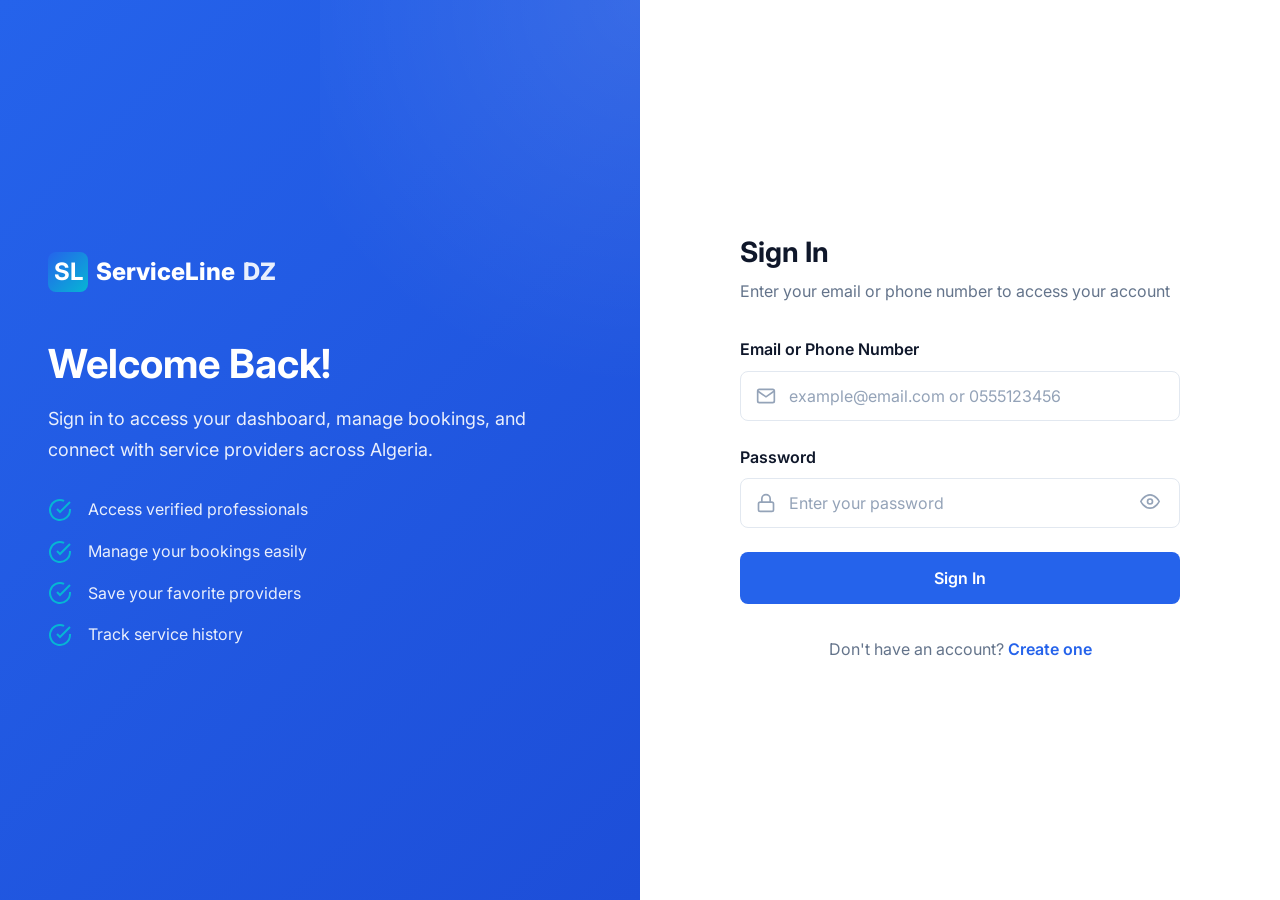
<file: login.html>
<!DOCTYPE html>
<html lang="en">
<head>
  <meta charset="UTF-8">
  <meta name="viewport" content="width=device-width, initial-scale=1.0">
  <meta name="description" content="Sign in to ServiceLine DZ - Access your account to find or provide services.">
  <title>Sign In - ServiceLine DZ</title>
  <link rel="preconnect" href="https://fonts.googleapis.com">
  <link rel="preconnect" href="https://fonts.gstatic.com" crossorigin>
  <link href="https://fonts.googleapis.com/css2?family=Inter:wght@400;500;600;700;800&display=swap" rel="stylesheet">
  <link rel="stylesheet" href="css/styles.css">
</head>
<body>
  <div class="auth-page">
    <!-- Sidebar -->
    <div class="auth-sidebar">
      <a href="index.html" class="logo">
        <div class="logo-icon">SL</div>
        ServiceLine<span>DZ</span>
      </a>
      <div>
        <h2>Welcome Back!</h2>
        <p>Sign in to access your dashboard, manage bookings, and connect with service providers across Algeria.</p>
        <div class="auth-features">
          <div class="auth-feature">
            <svg width="24" height="24" viewBox="0 0 24 24" fill="none" stroke="currentColor" stroke-width="2">
              <path d="M22 11.08V12a10 10 0 1 1-5.93-9.14"></path>
              <polyline points="22 4 12 14.01 9 11.01"></polyline>
            </svg>
            <span>Access verified professionals</span>
          </div>
          <div class="auth-feature">
            <svg width="24" height="24" viewBox="0 0 24 24" fill="none" stroke="currentColor" stroke-width="2">
              <path d="M22 11.08V12a10 10 0 1 1-5.93-9.14"></path>
              <polyline points="22 4 12 14.01 9 11.01"></polyline>
            </svg>
            <span>Manage your bookings easily</span>
          </div>
          <div class="auth-feature">
            <svg width="24" height="24" viewBox="0 0 24 24" fill="none" stroke="currentColor" stroke-width="2">
              <path d="M22 11.08V12a10 10 0 1 1-5.93-9.14"></path>
              <polyline points="22 4 12 14.01 9 11.01"></polyline>
            </svg>
            <span>Save your favorite providers</span>
          </div>
          <div class="auth-feature">
            <svg width="24" height="24" viewBox="0 0 24 24" fill="none" stroke="currentColor" stroke-width="2">
              <path d="M22 11.08V12a10 10 0 1 1-5.93-9.14"></path>
              <polyline points="22 4 12 14.01 9 11.01"></polyline>
            </svg>
            <span>Track service history</span>
          </div>
        </div>
      </div>
    </div>

    <!-- Main Form Area -->
    <div class="auth-main">
      <div class="auth-form-container">
        <div class="auth-header">
          <h1>Sign In</h1>
          <p>Enter your email or phone number to access your account</p>
        </div>

        <form onsubmit="handleLogin(event)">
          <div class="form-group">
            <label for="emailOrPhone">Email or Phone Number</label>
            <div class="input-group">
              <svg class="icon" width="20" height="20" viewBox="0 0 24 24" fill="none" stroke="currentColor" stroke-width="2">
                <path d="M4 4h16c1.1 0 2 .9 2 2v12c0 1.1-.9 2-2 2H4c-1.1 0-2-.9-2-2V6c0-1.1.9-2 2-2z"></path>
                <polyline points="22,6 12,13 2,6"></polyline>
              </svg>
              <input 
                type="text" 
                id="emailOrPhone" 
                name="emailOrPhone" 
                class="form-control" 
                placeholder="example@email.com or 0555123456"
              >
            </div>
          </div>

          <div class="form-group">
            <label for="password">Password</label>
            <div class="input-group">
              <svg class="icon" width="20" height="20" viewBox="0 0 24 24" fill="none" stroke="currentColor" stroke-width="2">
                <rect x="3" y="11" width="18" height="11" rx="2" ry="2"></rect>
                <path d="M7 11V7a5 5 0 0 1 10 0v4"></path>
              </svg>
              <input 
                type="password" 
                id="password" 
                name="password" 
                class="form-control" 
                placeholder="Enter your password"
              >
              <button type="button" class="toggle-password" aria-label="Toggle password visibility">
                <svg width="20" height="20" viewBox="0 0 24 24" fill="none" stroke="currentColor" stroke-width="2">
                  <path d="M1 12s4-8 11-8 11 8 11 8-4 8-11 8-11-8-11-8z"></path>
                  <circle cx="12" cy="12" r="3"></circle>
                </svg>
              </button>
            </div>
          </div>

          <button type="submit" class="btn btn-primary btn-lg w-full" style="justify-content: center;">
            Sign In
          </button>
        </form>

        <div class="auth-footer">
          <p>Don&apos;t have an account? <a href="register.html">Create one</a></p>
        </div>
      </div>
    </div>
  </div>

  <script src="js/main.js"></script>
</body>
</html>
</file>
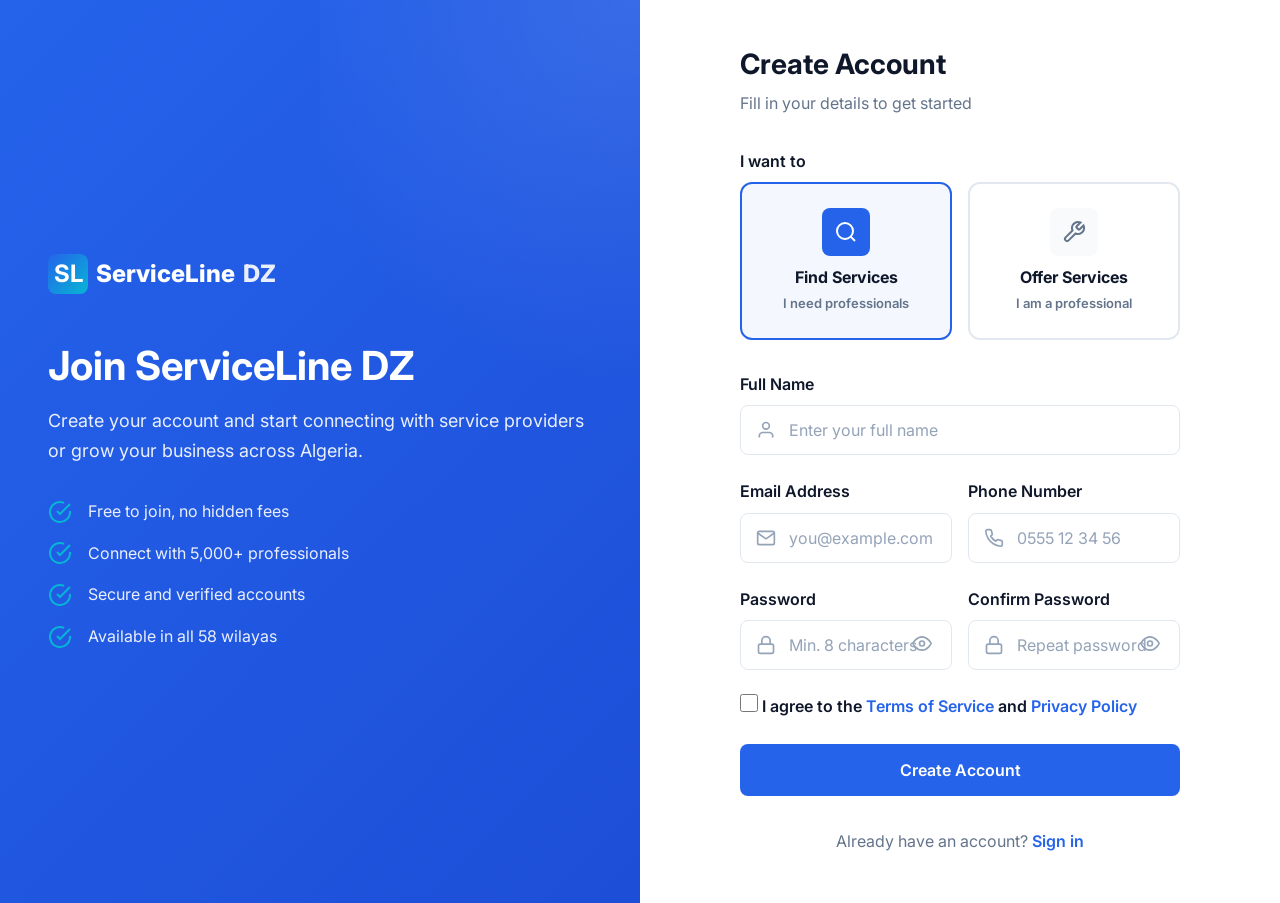
<file: register.html>
<!DOCTYPE html>
<html lang="en">
<head>
  <meta charset="UTF-8">
  <meta name="viewport" content="width=device-width, initial-scale=1.0">
  <meta name="description" content="Create your ServiceLine DZ account - Join as a client or service provider.">
  <title>Create Account - ServiceLine DZ</title>
  <link rel="preconnect" href="https://fonts.googleapis.com">
  <link rel="preconnect" href="https://fonts.gstatic.com" crossorigin>
  <link href="https://fonts.googleapis.com/css2?family=Inter:wght@400;500;600;700;800&display=swap" rel="stylesheet">
  <link rel="stylesheet" href="css/styles.css">
</head>
<body>
  <div class="auth-page">
    <!-- Sidebar -->
    <div class="auth-sidebar">
      <a href="index.html" class="logo">
        <div class="logo-icon">SL</div>
        ServiceLine<span>DZ</span>
      </a>
      <div>
        <h2>Join ServiceLine DZ</h2>
        <p>Create your account and start connecting with service providers or grow your business across Algeria.</p>
        <div class="auth-features">
          <div class="auth-feature">
            <svg width="24" height="24" viewBox="0 0 24 24" fill="none" stroke="currentColor" stroke-width="2">
              <path d="M22 11.08V12a10 10 0 1 1-5.93-9.14"></path>
              <polyline points="22 4 12 14.01 9 11.01"></polyline>
            </svg>
            <span>Free to join, no hidden fees</span>
          </div>
          <div class="auth-feature">
            <svg width="24" height="24" viewBox="0 0 24 24" fill="none" stroke="currentColor" stroke-width="2">
              <path d="M22 11.08V12a10 10 0 1 1-5.93-9.14"></path>
              <polyline points="22 4 12 14.01 9 11.01"></polyline>
            </svg>
            <span>Connect with 5,000+ professionals</span>
          </div>
          <div class="auth-feature">
            <svg width="24" height="24" viewBox="0 0 24 24" fill="none" stroke="currentColor" stroke-width="2">
              <path d="M22 11.08V12a10 10 0 1 1-5.93-9.14"></path>
              <polyline points="22 4 12 14.01 9 11.01"></polyline>
            </svg>
            <span>Secure and verified accounts</span>
          </div>
          <div class="auth-feature">
            <svg width="24" height="24" viewBox="0 0 24 24" fill="none" stroke="currentColor" stroke-width="2">
              <path d="M22 11.08V12a10 10 0 1 1-5.93-9.14"></path>
              <polyline points="22 4 12 14.01 9 11.01"></polyline>
            </svg>
            <span>Available in all 58 wilayas</span>
          </div>
        </div>
      </div>
    </div>

    <!-- Main Form Area -->
    <div class="auth-main">
      <div class="auth-form-container">
        <div class="auth-header">
          <h1>Create Account</h1>
          <p>Fill in your details to get started</p>
        </div>

        <form onsubmit="handleRegistration(event)">
          <!-- User Type Selection -->
          <div class="form-group">
            <label>I want to</label>
            <div class="radio-group">
              <div class="radio-option">
                <input type="radio" name="userType" id="client" value="client" checked>
                <label for="client">
                  <div class="icon">
                    <svg width="24" height="24" viewBox="0 0 24 24" fill="none" stroke="currentColor" stroke-width="2">
                      <circle cx="11" cy="11" r="8"></circle>
                      <line x1="21" y1="21" x2="16.65" y2="16.65"></line>
                    </svg>
                  </div>
                  <h4>Find Services</h4>
                  <p>I need professionals</p>
                </label>
              </div>
              <div class="radio-option">
                <input type="radio" name="userType" id="provider" value="provider">
                <label for="provider">
                  <div class="icon">
                    <svg width="24" height="24" viewBox="0 0 24 24" fill="none" stroke="currentColor" stroke-width="2">
                      <path d="M14.7 6.3a1 1 0 0 0 0 1.4l1.6 1.6a1 1 0 0 0 1.4 0l3.77-3.77a6 6 0 0 1-7.94 7.94l-6.91 6.91a2.12 2.12 0 0 1-3-3l6.91-6.91a6 6 0 0 1 7.94-7.94l-3.76 3.76z"></path>
                    </svg>
                  </div>
                  <h4>Offer Services</h4>
                  <p>I am a professional</p>
                </label>
              </div>
            </div>
          </div>

          <div class="form-group">
            <label for="fullName">Full Name</label>
            <div class="input-group">
              <svg class="icon" width="20" height="20" viewBox="0 0 24 24" fill="none" stroke="currentColor" stroke-width="2">
                <path d="M20 21v-2a4 4 0 0 0-4-4H8a4 4 0 0 0-4 4v2"></path>
                <circle cx="12" cy="7" r="4"></circle>
              </svg>
              <input 
                type="text" 
                id="fullName" 
                name="fullName" 
                class="form-control" 
                placeholder="Enter your full name"
              >
            </div>
          </div>

          <div class="form-row">
            <div class="form-group">
              <label for="email">Email Address</label>
              <div class="input-group">
                <svg class="icon" width="20" height="20" viewBox="0 0 24 24" fill="none" stroke="currentColor" stroke-width="2">
                  <path d="M4 4h16c1.1 0 2 .9 2 2v12c0 1.1-.9 2-2 2H4c-1.1 0-2-.9-2-2V6c0-1.1.9-2 2-2z"></path>
                  <polyline points="22,6 12,13 2,6"></polyline>
                </svg>
                <input 
                  type="email" 
                  id="email" 
                  name="email" 
                  class="form-control" 
                  placeholder="you@example.com"
                >
              </div>
            </div>

            <div class="form-group">
              <label for="phone">Phone Number</label>
              <div class="input-group">
                <svg class="icon" width="20" height="20" viewBox="0 0 24 24" fill="none" stroke="currentColor" stroke-width="2">
                  <path d="M22 16.92v3a2 2 0 0 1-2.18 2 19.79 19.79 0 0 1-8.63-3.07 19.5 19.5 0 0 1-6-6 19.79 19.79 0 0 1-3.07-8.67A2 2 0 0 1 4.11 2h3a2 2 0 0 1 2 1.72 12.84 12.84 0 0 0 .7 2.81 2 2 0 0 1-.45 2.11L8.09 9.91a16 16 0 0 0 6 6l1.27-1.27a2 2 0 0 1 2.11-.45 12.84 12.84 0 0 0 2.81.7A2 2 0 0 1 22 16.92z"></path>
                </svg>
                <input 
                  type="tel" 
                  id="phone" 
                  name="phone" 
                  class="form-control" 
                  placeholder="0555 12 34 56"
                >
              </div>
            </div>
          </div>

          <div class="form-row">
            <div class="form-group">
              <label for="password">Password</label>
              <div class="input-group">
                <svg class="icon" width="20" height="20" viewBox="0 0 24 24" fill="none" stroke="currentColor" stroke-width="2">
                  <rect x="3" y="11" width="18" height="11" rx="2" ry="2"></rect>
                  <path d="M7 11V7a5 5 0 0 1 10 0v4"></path>
                </svg>
                <input 
                  type="password" 
                  id="password" 
                  name="password" 
                  class="form-control" 
                  placeholder="Min. 8 characters"
                >
                <button type="button" class="toggle-password" aria-label="Toggle password visibility">
                  <svg width="20" height="20" viewBox="0 0 24 24" fill="none" stroke="currentColor" stroke-width="2">
                    <path d="M1 12s4-8 11-8 11 8 11 8-4 8-11 8-11-8-11-8z"></path>
                    <circle cx="12" cy="12" r="3"></circle>
                  </svg>
                </button>
              </div>
            </div>

            <div class="form-group">
              <label for="confirmPassword">Confirm Password</label>
              <div class="input-group">
                <svg class="icon" width="20" height="20" viewBox="0 0 24 24" fill="none" stroke="currentColor" stroke-width="2">
                  <rect x="3" y="11" width="18" height="11" rx="2" ry="2"></rect>
                  <path d="M7 11V7a5 5 0 0 1 10 0v4"></path>
                </svg>
                <input 
                  type="password" 
                  id="confirmPassword" 
                  name="confirmPassword" 
                  class="form-control" 
                  placeholder="Repeat password"
                >
                <button type="button" class="toggle-password" aria-label="Toggle password visibility">
                  <svg width="20" height="20" viewBox="0 0 24 24" fill="none" stroke="currentColor" stroke-width="2">
                    <path d="M1 12s4-8 11-8 11 8 11 8-4 8-11 8-11-8-11-8z"></path>
                    <circle cx="12" cy="12" r="3"></circle>
                  </svg>
                </button>
              </div>
            </div>
          </div>

          <div class="form-group">
            <label class="filter-option">
              <input type="checkbox" name="terms" required>
              <span>I agree to the <a href="#" style="color: var(--primary);">Terms of Service</a> and <a href="#" style="color: var(--primary);">Privacy Policy</a></span>
            </label>
          </div>

          <button type="submit" class="btn btn-primary btn-lg w-full" style="justify-content: center;">
            Create Account
          </button>
        </form>

        <div class="auth-footer">
          <p>Already have an account? <a href="login.html">Sign in</a></p>
        </div>
      </div>
    </div>
  </div>

  <script src="js/main.js"></script>
</body>
</html>
</file>
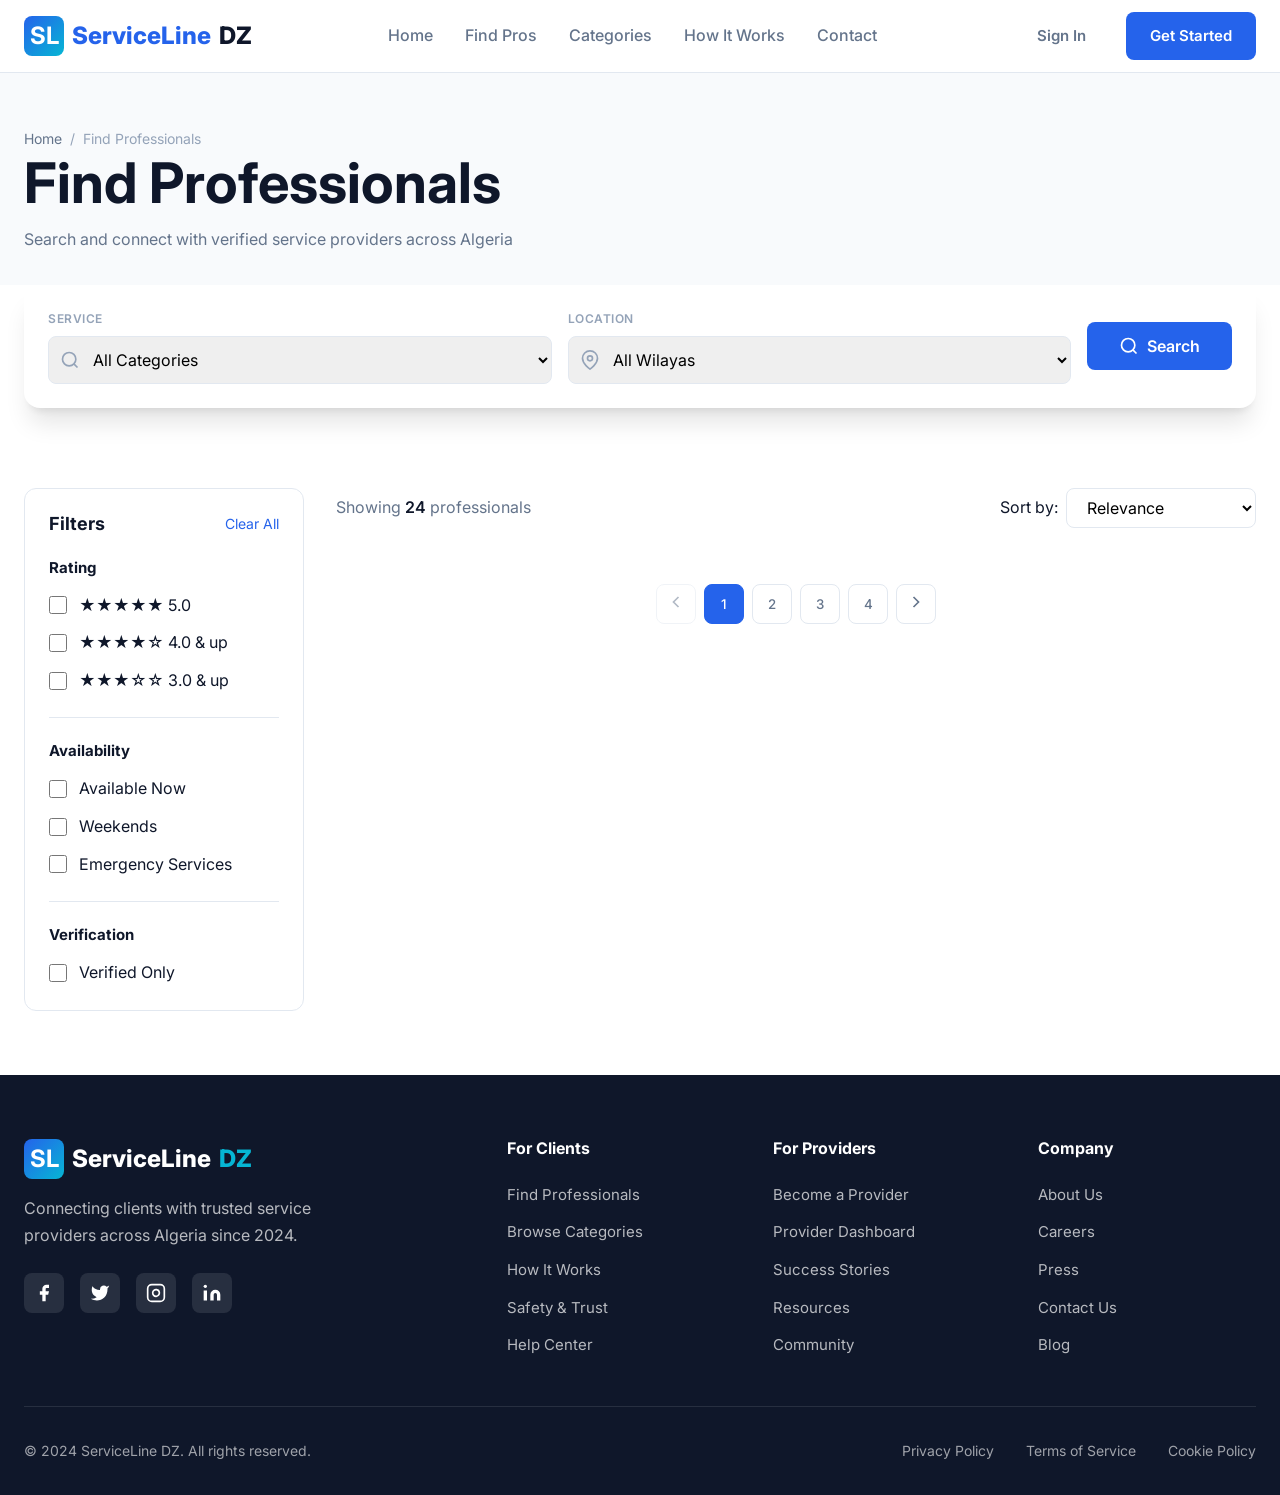
<file: search.html>
<!DOCTYPE html>
<html lang="en">
<head>
  <meta charset="UTF-8">
  <meta name="viewport" content="width=device-width, initial-scale=1.0">
  <meta name="description" content="Search for professional service providers in Algeria - Find plumbers, electricians, developers, and more.">
  <title>Find Professionals - ServiceLine DZ</title>
  <link rel="preconnect" href="https://fonts.googleapis.com">
  <link rel="preconnect" href="https://fonts.gstatic.com" crossorigin>
  <link href="https://fonts.googleapis.com/css2?family=Inter:wght@400;500;600;700;800&display=swap" rel="stylesheet">
  <link rel="stylesheet" href="css/styles.css">
  <style>
    
  </style>
</head>
<body>
  <!-- Navigation -->
  <nav class="navbar">
    <div class="container">
      <a href="index.html" class="logo">
        <div class="logo-icon">SL</div>
        ServiceLine<span>DZ</span>
      </a>
      
      <div class="nav-links">
        <a href="index.html">Home</a>
        <a href="search.html" class="active">Find Pros</a>
        <a href="index.html#categories">Categories</a>
        <a href="index.html#how-it-works">How It Works</a>
        <a href="index.html#contact">Contact</a>
      </div>
      
      <div class="nav-buttons">
        <a href="login.html" class="btn btn-ghost">Sign In</a>
        <a href="register.html" class="btn btn-primary">Get Started</a>
      </div>
      
      <button class="mobile-menu-btn" aria-label="Toggle menu">
        <span></span>
        <span></span>
        <span></span>
      </button>
    </div>
  </nav>
  
  <!-- Mobile Navigation -->
  <div class="mobile-nav">
    <a href="index.html">Home</a>
    <a href="search.html">Find Professionals</a>
    <a href="index.html#categories">Categories</a>
    <a href="index.html#how-it-works">How It Works</a>
    <a href="index.html#contact">Contact</a>
    <a href="login.html" class="btn btn-secondary">Sign In</a>
    <a href="register.html" class="btn btn-primary">Get Started</a>
  </div>

  <!-- Page Header -->
  <section class="page-header">
    <div class="container">
      <div class="breadcrumb">
        <a href="index.html">Home</a>
        <span>/</span>
        <span>Find Professionals</span>
      </div>
      <h1>Find Professionals</h1>
      <p>Search and connect with verified service providers across Algeria</p>
    </div>
  </section>

  <!-- Search Box -->
  <section class="search-section" style="padding-top: 0; margin-top: 0;">
    <div class="container">
      <form class="search-box">
        <div class="search-input-group">
          <label>Service</label>
          <svg class="icon" width="20" height="20" viewBox="0 0 24 24" fill="none" stroke="currentColor" stroke-width="2">
            <circle cx="11" cy="11" r="8"></circle>
            <line x1="21" y1="21" x2="16.65" y2="16.65"></line>
          </svg>
          <select id="serviceSearch"><option value="">All Categories</option></select>
        </div>
        <div class="search-input-group">
          <label>Location</label>
          <svg class="icon" width="20" height="20" viewBox="0 0 24 24" fill="none" stroke="currentColor" stroke-width="2">
            <path d="M21 10c0 7-9 13-9 13s-9-6-9-13a9 9 0 0 1 18 0z"></path>
            <circle cx="12" cy="10" r="3"></circle>
          </svg>
          <select name="location">
    <option value="">All Wilayas</option>

    <option value="01">Adrar</option>
    <option value="02">Chlef</option>
    <option value="03">Laghouat</option>
    <option value="04">Oum El Bouaghi</option>
    <option value="05">Batna</option>
    <option value="06">Béjaïa</option>
    <option value="07">Biskra</option>
    <option value="08">Béchar</option>
    <option value="09">Blida</option>
    <option value="10">Bouira</option>
    <option value="11">Tamanrasset</option>
    <option value="12">Tébessa</option>
    <option value="13">Tlemcen</option>
    <option value="14">Tiaret</option>
    <option value="15">Tizi Ouzou</option>
    <option value="16">Alger</option>
    <option value="17">Djelfa</option>
    <option value="18">Jijel</option>
    <option value="19">Sétif</option>
    <option value="20">Saïda</option>
    <option value="21">Skikda</option>
    <option value="22">Sidi Bel Abbès</option>
    <option value="23">Annaba</option>
    <option value="24">Guelma</option>
    <option value="25">Constantine</option>
    <option value="26">Médéa</option>
    <option value="27">Mostaganem</option>
    <option value="28">M'Sila</option>
    <option value="29">Mascara</option>
    <option value="30">Ouargla</option>
    <option value="31">Oran</option>
    <option value="32">El Bayadh</option>
    <option value="33">Illizi</option>
    <option value="34">Bordj Bou Arréridj</option>
    <option value="35">Boumerdès</option>
    <option value="36">El Tarf</option>
    <option value="37">Tindouf</option>
    <option value="38">Tissemsilt</option>
    <option value="39">El Oued</option>
    <option value="40">Khenchela</option>
    <option value="41">Souk Ahras</option>
    <option value="42">Tipaza</option>
    <option value="43">Mila</option>
    <option value="44">Aïn Defla</option>
    <option value="45">Naâma</option>
    <option value="46">Aïn Témouchent</option>
    <option value="47">Ghardaïa</option>
    <option value="48">Relizane</option>
    <option value="49">Timimoun</option>
    <option value="50">Bordj Badji Mokhtar</option>
    <option value="51">Ouled Djellal</option>
    <option value="52">Béni Abbès</option>
    <option value="53">In Salah</option>
    <option value="54">In Guezzam</option>
    <option value="55">Touggourt</option>
    <option value="56">Djanet</option>
    <option value="57">El M'Ghair</option>
    <option value="58">El Meniaa</option>
</select>
        </div>
        <button type="submit" class="btn btn-primary btn-lg">
          <svg width="20" height="20" viewBox="0 0 24 24" fill="none" stroke="currentColor" stroke-width="2">
            <circle cx="11" cy="11" r="8"></circle>
            <line x1="21" y1="21" x2="16.65" y2="16.65"></line>
          </svg>
          Search
        </button>
      </form>
    </div>
  </section>

  <!-- Search Results -->
  <section class="search-results">
    <div class="container">
      <div class="search-layout">
        <!-- Filters Sidebar -->
        <aside class="filters-sidebar">
          <div class="filters-header">
            <h3>Filters</h3>
            <button type="button">Clear All</button>
          </div>

          <div class="filter-group">
            <h4>Rating</h4>
            <div class="filter-options">
              <label class="filter-option">
                <input type="checkbox" name="rating" value="5">
                <span>★★★★★ 5.0</span>
              </label>
              <label class="filter-option">
                <input type="checkbox" name="rating" value="4">
                <span>★★★★☆ 4.0 & up</span>
              </label>
              <label class="filter-option">
                <input type="checkbox" name="rating" value="3">
                <span>★★★☆☆ 3.0 & up</span>
              </label>
            </div>
          </div>


          <div class="filter-group">
            <h4>Availability</h4>
            <div class="filter-options">
              <label class="filter-option">
                <input type="checkbox" name="availability" value="available-now">
                <span>Available Now</span>
              </label>
              <label class="filter-option">
                <input type="checkbox" name="availability" value="weekends">
                <span>Weekends</span>
              </label>
              <label class="filter-option">
                <input type="checkbox" name="availability" value="emergency">
                <span>Emergency Services</span>
              </label>
            </div>
          </div>

          <div class="filter-group">
            <h4>Verification</h4>
            <div class="filter-options">
              <label class="filter-option">
                <input type="checkbox" name="verified" value="true">
                <span>Verified Only</span>
              </label>
            </div>
          </div>
        </aside>

        <!-- Results -->
        <div class="results-content">
          <div class="results-header">
            <p class="results-count">Showing <span>24</span> professionals</p>
            <div class="results-sort">
              <label>Sort by:</label>
              <select name="sort">
                <option value="relevance">Relevance</option>
                <option value="rating">Highest Rated</option>
                <option value="price-low">Price: Low to High</option>
                <option value="price-high">Price: High to Low</option>
                <option value="reviews">Most Reviews</option>
              </select>
            </div>
          </div>

          <div class="results-grid" id="resultsGrid"></div>

          <!-- Pagination -->
          <nav class="pagination" aria-label="Search results pages">
            <button disabled aria-label="Previous page">
              <svg width="20" height="20" viewBox="0 0 24 24" fill="none" stroke="currentColor" stroke-width="2">
                <polyline points="15 18 9 12 15 6"></polyline>
              </svg>
            </button>
            <button class="active">1</button>
            <button>2</button>
            <button>3</button>
            <button>4</button>
            <button aria-label="Next page">
              <svg width="20" height="20" viewBox="0 0 24 24" fill="none" stroke="currentColor" stroke-width="2">
                <polyline points="9 18 15 12 9 6"></polyline>
              </svg>
            </button>
          </nav>
        </div>
      </div>
    </div>
  </section>

  <!-- Footer -->
  <footer class="footer">
    <div class="container">
      <div class="footer-grid">
        <div class="footer-brand">
          <a href="index.html" class="logo">
            <div class="logo-icon">SL</div>
            ServiceLine<span>DZ</span>
          </a>
          <p>Connecting clients with trusted service providers across Algeria since 2024.</p>
          <div class="social-links">
            <a href="#" class="social-link" aria-label="Facebook">
              <svg width="20" height="20" viewBox="0 0 24 24" fill="currentColor">
                <path d="M18 2h-3a5 5 0 0 0-5 5v3H7v4h3v8h4v-8h3l1-4h-4V7a1 1 0 0 1 1-1h3z"></path>
              </svg>
            </a>
            <a href="#" class="social-link" aria-label="Twitter">
              <svg width="20" height="20" viewBox="0 0 24 24" fill="currentColor">
                <path d="M23 3a10.9 10.9 0 0 1-3.14 1.53 4.48 4.48 0 0 0-7.86 3v1A10.66 10.66 0 0 1 3 4s-4 9 5 13a11.64 11.64 0 0 1-7 2c9 5 20 0 20-11.5a4.5 4.5 0 0 0-.08-.83A7.72 7.72 0 0 0 23 3z"></path>
              </svg>
            </a>
            <a href="#" class="social-link" aria-label="Instagram">
              <svg width="20" height="20" viewBox="0 0 24 24" fill="none" stroke="currentColor" stroke-width="2">
                <rect x="2" y="2" width="20" height="20" rx="5" ry="5"></rect>
                <path d="M16 11.37A4 4 0 1 1 12.63 8 4 4 0 0 1 16 11.37z"></path>
                <line x1="17.5" y1="6.5" x2="17.51" y2="6.5"></line>
              </svg>
            </a>
            <a href="#" class="social-link" aria-label="LinkedIn">
              <svg width="20" height="20" viewBox="0 0 24 24" fill="currentColor">
                <path d="M16 8a6 6 0 0 1 6 6v7h-4v-7a2 2 0 0 0-2-2 2 2 0 0 0-2 2v7h-4v-7a6 6 0 0 1 6-6z"></path>
                <rect x="2" y="9" width="4" height="12"></rect>
                <circle cx="4" cy="4" r="2"></circle>
              </svg>
            </a>
          </div>
        </div>
        <div class="footer-column">
          <h4>For Clients</h4>
          <ul>
            <li><a href="search.html">Find Professionals</a></li>
            <li><a href="index.html#categories">Browse Categories</a></li>
            <li><a href="index.html#how-it-works">How It Works</a></li>
            <li><a href="#">Safety & Trust</a></li>
            <li><a href="#">Help Center</a></li>
          </ul>
        </div>
        <div class="footer-column">
          <h4>For Providers</h4>
          <ul>
            <li><a href="register.html">Become a Provider</a></li>
            <li><a href="dashboard.html">Provider Dashboard</a></li>
            <li><a href="#">Success Stories</a></li>
            <li><a href="#">Resources</a></li>
            <li><a href="#">Community</a></li>
          </ul>
        </div>
        <div class="footer-column">
          <h4>Company</h4>
          <ul>
            <li><a href="#">About Us</a></li>
            <li><a href="#">Careers</a></li>
            <li><a href="#">Press</a></li>
            <li><a href="#">Contact Us</a></li>
            <li><a href="#">Blog</a></li>
          </ul>
        </div>
      </div>
      <div class="footer-bottom">
        <p>&copy; 2024 ServiceLine DZ. All rights reserved.</p>
        <div class="footer-bottom-links">
          <a href="#">Privacy Policy</a>
          <a href="#">Terms of Service</a>
          <a href="#">Cookie Policy</a>
        </div>
      </div>
    </div>
  </footer>

  <script src="js/main.js"></script>
  <script>
    async function testApi() {
    
        const response =
        await fetch("api/get_profiles.php");
    
        const data =
        await response.json();
    
        console.log(data);

        const categoriesResponse =
            await fetch("api/get_categories.php");
        
        const categoriesData =
            await categoriesResponse.json();
        
        const categoriesMap = {};
        
        categoriesData.categories.forEach(cat => {
        
            categoriesMap[cat.categoryId] =
                cat.name;
        
        });
    
        const profiles = data.profiles;


        const container =
        document.getElementById(
            "resultsGrid"
        );

        profiles.forEach(profile => {

    const photo =
        profile.profilePhoto
            ? profile.profilePhoto
            : "uploads/default-avatar.png";
        
    const additionalCategories =
        profile.additionalCategories
            ? JSON.parse(profile.additionalCategories)
            : [];
    
    const additionalCategoryNames =
        additionalCategories.map(id =>
            categoriesMap[id] || id
        );

    container.innerHTML += `

<article class="professional-card">

    <div class="professional-cover">

        <img
            src="${photo}"
            alt="${profile.fullName}"
            class="professional-avatar"
        >

        <span class="professional-badge">
            Verified
        </span>

    </div>

    <div class="professional-content">

        <h3 class="professional-name">
            ${profile.fullName}
        </h3>

        <p class="main-category">
            ${profile.mainCategoryName || "No Category"}
        </p>

        <div class="professional-location">

            <svg width="16"
                 height="16"
                 viewBox="0 0 24 24"
                 fill="none"
                 stroke="currentColor"
                 stroke-width="2">

                <path d="M21 10c0 7-9 13-9 13s-9-6-9-13a9 9 0 0 1 18 0z"></path>

                <circle cx="12"
                        cy="10"
                        r="3"></circle>

            </svg>

            ${profile.commune ? profile.commune + ", " : ""}${profile.wilayaName}

        </div>

        <div class="professional-tags">

            ${
                additionalCategoryNames.length > 0
                ?
                additionalCategoryNames
                    .map(category => `
                        <span class="tag">
                            ${category}
                        </span>
                    `)
                    .join("")
                :
                ""
            }

        </div>

        <div class="professional-footer">

            <a
                href="profile.html?id=${profile.profileId}"
                class="btn btn-primary btn-sm">

                View Profile

            </a>

        </div>

    </div>

</article>

`;
});
    }

    async function loadSearchCategories() {

    const response =
        await fetch(
            "api/get_categories.php"
        );

    const data =
        await response.json();

    const select =
        document.getElementById(
            "serviceSearch"
        );

    data.categories.forEach(category => {

        select.innerHTML += `
            <option value="${category.categoryId}">
                ${category.name}
            </option>
        `;

    });

}
    
    testApi();
    

  </script>
</body>
</html>
</file>
<file: css/styles.css>
/* ============================================
   ServiceLine DZ - Main Stylesheet
   Professional Service Marketplace for Algeria
   ============================================ */

/* CSS Variables */
:root {
  --primary: #2563eb;
  --primary-dark: #1d4ed8;
  --primary-light: #3b82f6;
  --secondary: #0f172a;
  --accent: #06b6d4;
  --background: #ffffff;
  --background-alt: #f8fafc;
  --surface: #ffffff;
  --border: #e2e8f0;
  --text-primary: #0f172a;
  --text-secondary: #64748b;
  --text-muted: #94a3b8;
  --success: #10b981;
  --warning: #f59e0b;
  --error: #ef4444;
  --shadow-sm: 0 1px 2px 0 rgb(0 0 0 / 0.05);
  --shadow: 0 1px 3px 0 rgb(0 0 0 / 0.1), 0 1px 2px -1px rgb(0 0 0 / 0.1);
  --shadow-md: 0 4px 6px -1px rgb(0 0 0 / 0.1), 0 2px 4px -2px rgb(0 0 0 / 0.1);
  --shadow-lg: 0 10px 15px -3px rgb(0 0 0 / 0.1), 0 4px 6px -4px rgb(0 0 0 / 0.1);
  --shadow-xl: 0 20px 25px -5px rgb(0 0 0 / 0.1), 0 8px 10px -6px rgb(0 0 0 / 0.1);
  --radius-sm: 0.375rem;
  --radius: 0.5rem;
  --radius-lg: 0.75rem;
  --radius-xl: 1rem;
  --radius-2xl: 1.5rem;
  --transition: all 0.3s ease;
}

/* Reset & Base */
*, *::before, *::after {
  margin: 0;
  padding: 0;
  box-sizing: border-box;
}

html {
  scroll-behavior: smooth;
}

body {
  font-family: 'Inter', -apple-system, BlinkMacSystemFont, 'Segoe UI', Roboto, sans-serif;
  background-color: var(--background);
  color: var(--text-primary);
  line-height: 1.6;
  -webkit-font-smoothing: antialiased;
}

a {
  text-decoration: none;
  color: inherit;
  transition: var(--transition);
}

img {
  max-width: 100%;
  height: auto;
  display: block;
}

ul, ol {
  list-style: none;
}

button {
  cursor: pointer;
  border: none;
  background: none;
  font-family: inherit;
  transition: var(--transition);
}

input, textarea, select {
  font-family: inherit;
  font-size: inherit;
}

/* Typography */
h1, h2, h3, h4, h5, h6 {
  font-weight: 700;
  line-height: 1.2;
  color: var(--text-primary);
}

h1 { font-size: clamp(2rem, 5vw, 3.5rem); }
h2 { font-size: clamp(1.5rem, 4vw, 2.5rem); }
h3 { font-size: clamp(1.25rem, 3vw, 1.75rem); }
h4 { font-size: 1.25rem; }
h5 { font-size: 1.125rem; }
h6 { font-size: 1rem; }

p {
  color: var(--text-secondary);
  line-height: 1.7;
}

/* Container */
.container {
  width: 100%;
  max-width: 1280px;
  margin: 0 auto;
  padding: 0 1.5rem;
}

/* ============================================
   Navigation
   ============================================ */
.navbar {
  position: fixed;
  top: 0;
  left: 0;
  right: 0;
  background: rgba(255, 255, 255, 0.95);
  backdrop-filter: blur(10px);
  border-bottom: 1px solid var(--border);
  z-index: 1000;
  transition: var(--transition);
}

.navbar.scrolled {
  box-shadow: var(--shadow-md);
}

.navbar .container {
  display: flex;
  align-items: center;
  justify-content: space-between;
  height: 72px;
}

.logo {
  display: flex;
  align-items: center;
  gap: 0.5rem;
  font-size: 1.5rem;
  font-weight: 800;
  color: var(--primary);
}

.logo span {
  color: var(--secondary);
}

.logo-icon {
  width: 40px;
  height: 40px;
  background: linear-gradient(135deg, var(--primary), var(--accent));
  border-radius: var(--radius);
  display: flex;
  align-items: center;
  justify-content: center;
  color: white;
  font-weight: 700;
}

.nav-links {
  display: flex;
  align-items: center;
  gap: 2rem;
}

.nav-links a {
  font-weight: 500;
  color: var(--text-secondary);
  position: relative;
}

.nav-links a:hover {
  color: var(--primary);
}

.nav-links a::after {
  content: '';
  position: absolute;
  bottom: -4px;
  left: 0;
  width: 0;
  height: 2px;
  background: var(--primary);
  transition: var(--transition);
}

.nav-links a:hover::after {
  width: 100%;
}

.nav-buttons {
  display: flex;
  align-items: center;
  gap: 1rem;
}

.mobile-menu-btn {
  display: none;
  flex-direction: column;
  gap: 5px;
  padding: 0.5rem;
}

.mobile-menu-btn span {
  width: 24px;
  height: 2px;
  background: var(--text-primary);
  transition: var(--transition);
}

/* Mobile Navigation */
.mobile-nav {
  display: none;
  position: fixed;
  top: 72px;
  left: 0;
  right: 0;
  background: white;
  border-bottom: 1px solid var(--border);
  padding: 1.5rem;
  box-shadow: var(--shadow-lg);
}

.mobile-nav.active {
  display: block;
}

.mobile-nav a {
  display: block;
  padding: 0.75rem 0;
  font-weight: 500;
  color: var(--text-secondary);
  border-bottom: 1px solid var(--border);
}

.mobile-nav a:hover {
  color: var(--primary);
}

.mobile-nav .btn {
  width: 100%;
  margin-top: 1rem;
  justify-content: center;
}

/* ============================================
   Buttons
   ============================================ */
.btn {
  display: inline-flex;
  align-items: center;
  gap: 0.5rem;
  padding: 0.75rem 1.5rem;
  border-radius: var(--radius);
  font-weight: 600;
  font-size: 0.9375rem;
  transition: var(--transition);
  white-space: nowrap;
}

.btn-primary {
  background: var(--primary);
  color: white;
}

.btn-primary:hover {
  background: var(--primary-dark);
  transform: translateY(-2px);
  box-shadow: var(--shadow-md);
}

.btn-secondary {
  background: var(--background-alt);
  color: var(--text-primary);
  border: 1px solid var(--border);
}

.btn-secondary:hover {
  background: var(--border);
  transform: translateY(-2px);
}

.btn-outline {
  background: transparent;
  color: var(--primary);
  border: 2px solid var(--primary);
}

.btn-outline:hover {
  background: var(--primary);
  color: white;
}

.btn-ghost {
  background: transparent;
  color: var(--text-secondary);
}

.btn-ghost:hover {
  background: var(--background-alt);
  color: var(--primary);
}

.btn-lg {
  padding: 1rem 2rem;
  font-size: 1rem;
}

.btn-sm {
  padding: 0.5rem 1rem;
  font-size: 0.875rem;
}

.btn-icon {
  padding: 0.75rem;
}

/* ============================================
   Hero Section
   ============================================ */
.hero {
  padding: 8rem 0 4rem;
  background: linear-gradient(180deg, var(--background-alt) 0%, var(--background) 100%);
  position: relative;
  overflow: hidden;
}

.hero::before {
  content: '';
  position: absolute;
  top: 0;
  right: 0;
  width: 600px;
  height: 600px;
  background: radial-gradient(circle, rgba(37, 99, 235, 0.1) 0%, transparent 70%);
  pointer-events: none;
}

.hero .container {
  display: grid;
  grid-template-columns: 1fr 1fr;
  gap: 4rem;
  align-items: center;
}

.hero-content {
  animation: fadeInUp 0.8s ease;
}

.hero-badge {
  display: inline-flex;
  align-items: center;
  gap: 0.5rem;
  background: rgba(37, 99, 235, 0.1);
  color: var(--primary);
  padding: 0.5rem 1rem;
  border-radius: 100px;
  font-size: 0.875rem;
  font-weight: 600;
  margin-bottom: 1.5rem;
}

.hero-badge svg {
  width: 16px;
  height: 16px;
}

.hero h1 {
  margin-bottom: 1.5rem;
}

.hero h1 span {
  color: var(--primary);
}

.hero-text {
  font-size: 1.125rem;
  margin-bottom: 2rem;
  max-width: 500px;
}

.hero-buttons {
  display: flex;
  gap: 1rem;
  margin-bottom: 3rem;
}

.hero-stats {
  display: flex;
  gap: 3rem;
}

.hero-stat {
  text-align: center;
}

.hero-stat-value {
  font-size: 2rem;
  font-weight: 800;
  color: var(--primary);
}

.hero-stat-label {
  font-size: 0.875rem;
  color: var(--text-muted);
}

.hero-image {
  position: relative;
  animation: fadeInRight 0.8s ease;
}

.hero-image img {
  width: 100%;
  border-radius: var(--radius-2xl);
  box-shadow: var(--shadow-xl);
}

.hero-card {
  position: absolute;
  background: white;
  padding: 1rem;
  border-radius: var(--radius-lg);
  box-shadow: var(--shadow-lg);
  animation: float 3s ease-in-out infinite;
}

.hero-card-1 {
  top: 20%;
  left: -30px;
}

.hero-card-2 {
  bottom: 20%;
  right: -30px;
  animation-delay: 1.5s;
}

.hero-card-content {
  display: flex;
  align-items: center;
  gap: 0.75rem;
}

.hero-card-icon {
  width: 40px;
  height: 40px;
  background: var(--background-alt);
  border-radius: var(--radius);
  display: flex;
  align-items: center;
  justify-content: center;
  color: var(--primary);
}

.hero-card-text h4 {
  font-size: 0.875rem;
  font-weight: 600;
}

.hero-card-text p {
  font-size: 0.75rem;
  color: var(--text-muted);
}

/* ============================================
   Search Section
   ============================================ */
.search-section {
  padding: 3rem 0;
  margin-top: -2rem;
  position: relative;
  z-index: 10;
}

.search-box {
  background: white;
  border-radius: var(--radius-xl);
  box-shadow: var(--shadow-xl);
  padding: 1.5rem;
  display: flex;
  gap: 1rem;
  align-items: center;
  flex-wrap: wrap;
}

.search-input-group {
  flex: 1;
  min-width: 200px;
  position: relative;
}

.search-input-group label {
  display: block;
  font-size: 0.75rem;
  font-weight: 600;
  color: var(--text-muted);
  text-transform: uppercase;
  letter-spacing: 0.5px;
  margin-bottom: 0.5rem;
}

.search-input-group input,
.search-input-group select {
  width: 100%;
  padding: 0.75rem 1rem;
  padding-left: 2.5rem;
  border: 1px solid var(--border);
  border-radius: var(--radius);
  font-size: 1rem;
  transition: var(--transition);
}

.search-input-group input:focus,
.search-input-group select:focus {
  outline: none;
  border-color: var(--primary);
  box-shadow: 0 0 0 3px rgba(37, 99, 235, 0.1);
}

.search-input-group .icon {
  position: absolute;
  left: 0.75rem;
  bottom: 0.85rem;
  color: var(--text-muted);
  width: 20px;
  height: 20px;
}

.search-box .btn {
  height: 48px;
  padding: 0 2rem;
}

.filter-search {
    width: 100%;
    padding: 10px;
    border: 1px solid #ddd;
    border-radius: 8px;
    margin-bottom: 15px;
}

.category-list {
    max-height: 250px;
    overflow-y: auto;
    display: flex;
    flex-direction: column;
    gap: 10px;
}

.category-item {
    display: flex;
    align-items: center;
    gap: 10px;
}

.category-item label {
    cursor: pointer;
}

.main-category {
    font-size: 0.9rem;
    color: #475569;
    font-weight: 600;

    margin-top: 4px;
    margin-bottom: 18px;
}



/* ============================================
   Categories Section
   ============================================ */
.categories {
  padding: 5rem 0;
}

.section-header {
  text-align: center;
  margin-bottom: 3rem;
}

.section-header h2 {
  margin-bottom: 1rem;
}

.section-header p {
  max-width: 600px;
  margin: 0 auto;
}

.categories-grid {
  display: grid;
  grid-template-columns: repeat(auto-fit, minmax(150px, 1fr));
  gap: 1.5rem;
}

.category-card {
  background: white;
  border: 1px solid var(--border);
  border-radius: var(--radius-lg);
  padding: 1.5rem;
  text-align: center;
  transition: var(--transition);
  cursor: pointer;
}

.category-card:hover {
  border-color: var(--primary);
  box-shadow: var(--shadow-md);
  transform: translateY(-4px);
}

.category-icon {
  width: 64px;
  height: 64px;
  background: var(--background-alt);
  border-radius: var(--radius-lg);
  display: flex;
  align-items: center;
  justify-content: center;
  margin: 0 auto 1rem;
  font-size: 1.75rem;
  transition: var(--transition);
}

.category-card:hover .category-icon {
  background: var(--primary);
  color: white;
}

.category-card h4 {
  font-size: 0.9375rem;
  margin-bottom: 0.25rem;
}

.category-card p {
  font-size: 0.8125rem;
  color: var(--text-muted);
}

/* ============================================
   Featured Professionals
   ============================================ */
.featured {
  padding: 5rem 0;
  background: var(--background-alt);
}

.featured-header {
  display: flex;
  justify-content: space-between;
  align-items: center;
  margin-bottom: 2rem;
}

.professionals-grid {
  display: grid;
  grid-template-columns: repeat(auto-fit, minmax(280px, 1fr));
  gap: 1.5rem;
}

.professional-card {
  background: white;
  border-radius: var(--radius-lg);
  overflow: hidden;
  box-shadow: var(--shadow);
  transition: var(--transition);
}

.professional-card:hover {
  transform: translateY(-4px);
  box-shadow: var(--shadow-lg);
}

.professional-cover {
  height: 80px;
  background: linear-gradient(135deg, var(--primary), var(--accent));
  position: relative;
}

.professional-avatar {
  width: 80px;
  height: 80px;
  border-radius: 50%;
  border: 4px solid white;
  position: absolute;
  bottom: -40px;
  left: 1.5rem;
  object-fit: cover;
  background: var(--background-alt);
}

.professional-content {
  padding: 3rem 1.5rem 1.5rem;
}

.professional-badge {
  position: absolute;
  top: 1rem;
  right: 1rem;
  background: rgba(255, 255, 255, 0.9);
  color: var(--success);
  padding: 0.25rem 0.75rem;
  border-radius: 100px;
  font-size: 0.75rem;
  font-weight: 600;
  display: flex;
  align-items: center;
  gap: 0.25rem;
}

.professional-name {
  font-size: 1.125rem;
  margin-bottom: 0.25rem;
}

.professional-title {
  color: var(--text-muted);
  font-size: 0.875rem;
  margin-bottom: 0.75rem;
}

.professional-rating {
  display: flex;
  align-items: center;
  gap: 0.5rem;
  margin-bottom: 1rem;
}

.stars {
  display: flex;
  gap: 2px;
  color: #fbbf24;
}

.rating-text {
  font-size: 0.875rem;
  color: var(--text-secondary);
}

.professional-location {
  display: flex;
  align-items: center;
  gap: 0.5rem;
  color: var(--text-muted);
  font-size: 0.875rem;
  margin-bottom: 1rem;
}

.professional-tags {
  display: flex;
  flex-wrap: wrap;
  gap: 0.5rem;
  margin-bottom: 1rem;
}

.tag {
  background: var(--background-alt);
  color: var(--text-secondary);
  padding: 0.25rem 0.75rem;
  border-radius: 100px;
  font-size: 0.75rem;
}

.professional-footer {
  display: flex;
  justify-content: space-between;
  align-items: center;
  padding-top: 1rem;
  border-top: 1px solid var(--border);
}

.professional-price {
  font-size: 0.875rem;
  color: var(--text-muted);
}

.professional-price span {
  font-size: 1.125rem;
  font-weight: 700;
  color: var(--text-primary);
}

/* ============================================
   How It Works
   ============================================ */
.how-it-works {
  padding: 5rem 0;
}

.steps-grid {
  display: grid;
  grid-template-columns: repeat(auto-fit, minmax(250px, 1fr));
  gap: 2rem;
  position: relative;
}

.step-card {
  text-align: center;
  padding: 2rem;
  position: relative;
}

.step-number {
  width: 60px;
  height: 60px;
  background: var(--primary);
  color: white;
  border-radius: 50%;
  display: flex;
  align-items: center;
  justify-content: center;
  font-size: 1.5rem;
  font-weight: 700;
  margin: 0 auto 1.5rem;
  position: relative;
}

.step-number::after {
  content: '';
  position: absolute;
  width: 100%;
  height: 100%;
  border: 2px dashed var(--border);
  border-radius: 50%;
  top: -6px;
  left: -6px;
  padding: 6px;
}

.step-card h3 {
  margin-bottom: 0.75rem;
}

.step-card p {
  font-size: 0.9375rem;
}

/* ============================================
   Testimonials
   ============================================ */
.testimonials {
  padding: 5rem 0;
  background: var(--secondary);
  color: white;
}

.testimonials .section-header h2 {
  color: white;
}

.testimonials .section-header p {
  color: rgba(255, 255, 255, 0.7);
}

.testimonials-grid {
  display: grid;
  grid-template-columns: repeat(auto-fit, minmax(300px, 1fr));
  gap: 1.5rem;
}

.testimonial-card {
  background: rgba(255, 255, 255, 0.05);
  border: 1px solid rgba(255, 255, 255, 0.1);
  border-radius: var(--radius-lg);
  padding: 2rem;
  transition: var(--transition);
}

.testimonial-card:hover {
  background: rgba(255, 255, 255, 0.1);
  transform: translateY(-4px);
}

.testimonial-stars {
  display: flex;
  gap: 4px;
  color: #fbbf24;
  margin-bottom: 1rem;
}

.testimonial-text {
  color: rgba(255, 255, 255, 0.9);
  font-size: 1rem;
  line-height: 1.7;
  margin-bottom: 1.5rem;
}

.testimonial-author {
  display: flex;
  align-items: center;
  gap: 1rem;
}

.testimonial-avatar {
  width: 48px;
  height: 48px;
  border-radius: 50%;
  object-fit: cover;
  background: var(--background-alt);
}

.testimonial-info h4 {
  color: white;
  font-size: 1rem;
  margin-bottom: 0.25rem;
}

.testimonial-info p {
  color: rgba(255, 255, 255, 0.6);
  font-size: 0.875rem;
}

/* ============================================
   Statistics
   ============================================ */
.statistics {
  padding: 5rem 0;
}

.stats-grid {
  display: grid;
  grid-template-columns: repeat(auto-fit, minmax(200px, 1fr));
  gap: 2rem;
}

.stat-card {
  text-align: center;
  padding: 2rem;
  background: var(--background-alt);
  border-radius: var(--radius-lg);
  transition: var(--transition);
}

.stat-card:hover {
  transform: scale(1.05);
}

.stat-icon {
  width: 60px;
  height: 60px;
  background: var(--primary);
  color: white;
  border-radius: var(--radius-lg);
  display: flex;
  align-items: center;
  justify-content: center;
  margin: 0 auto 1rem;
  font-size: 1.5rem;
}

.stat-value {
  font-size: 2.5rem;
  font-weight: 800;
  color: var(--primary);
  margin-bottom: 0.5rem;
}

.stat-label {
  color: var(--text-secondary);
}

/* ============================================
   CTA Section
   ============================================ */
.cta {
  padding: 5rem 0;
  background: linear-gradient(135deg, var(--primary) 0%, var(--primary-dark) 100%);
  color: white;
  text-align: center;
}

.cta h2 {
  color: white;
  margin-bottom: 1rem;
}

.cta p {
  color: rgba(255, 255, 255, 0.9);
  max-width: 600px;
  margin: 0 auto 2rem;
  font-size: 1.125rem;
}

.cta-buttons {
  display: flex;
  justify-content: center;
  gap: 1rem;
  flex-wrap: wrap;
}

.cta .btn-primary {
  background: white;
  color: var(--primary);
}

.cta .btn-primary:hover {
  background: var(--background-alt);
}

.cta .btn-outline {
  border-color: white;
  color: white;
}

.cta .btn-outline:hover {
  background: white;
  color: var(--primary);
}

/* ============================================
   Footer
   ============================================ */
.footer {
  background: var(--secondary);
  color: white;
  padding: 4rem 0 2rem;
}

.footer-grid {
  display: grid;
  grid-template-columns: 2fr repeat(3, 1fr);
  gap: 3rem;
  margin-bottom: 3rem;
}

.footer-brand .logo {
  color: white;
  margin-bottom: 1rem;
}

.footer-brand .logo span {
  color: var(--accent);
}

.footer-brand p {
  color: rgba(255, 255, 255, 0.7);
  margin-bottom: 1.5rem;
  max-width: 300px;
}

.social-links {
  display: flex;
  gap: 1rem;
}

.social-link {
  width: 40px;
  height: 40px;
  background: rgba(255, 255, 255, 0.1);
  border-radius: var(--radius);
  display: flex;
  align-items: center;
  justify-content: center;
  color: white;
  transition: var(--transition);
}

.social-link:hover {
  background: var(--primary);
  transform: translateY(-2px);
}

.footer-column h4 {
  color: white;
  margin-bottom: 1.5rem;
  font-size: 1rem;
}

.footer-column ul {
  display: flex;
  flex-direction: column;
  gap: 0.75rem;
}

.footer-column a {
  color: rgba(255, 255, 255, 0.7);
  font-size: 0.9375rem;
  transition: var(--transition);
}

.footer-column a:hover {
  color: white;
  padding-left: 4px;
}

.footer-bottom {
  padding-top: 2rem;
  border-top: 1px solid rgba(255, 255, 255, 0.1);
  display: flex;
  justify-content: space-between;
  align-items: center;
  flex-wrap: wrap;
  gap: 1rem;
}

.footer-bottom p {
  color: rgba(255, 255, 255, 0.6);
  font-size: 0.875rem;
}

.footer-bottom-links {
  display: flex;
  gap: 2rem;
}

.footer-bottom-links a {
  color: rgba(255, 255, 255, 0.6);
  font-size: 0.875rem;
}

.footer-bottom-links a:hover {
  color: white;
}

/* ============================================
   Forms
   ============================================ */
.form-group {
  margin-bottom: 1.5rem;
}

.form-group label {
  display: block;
  font-weight: 600;
  margin-bottom: 0.5rem;
  color: var(--text-primary);
}

.form-control {
  width: 100%;
  padding: 0.875rem 1rem;
  border: 1px solid var(--border);
  border-radius: var(--radius);
  font-size: 1rem;
  transition: var(--transition);
  background: white;
}

.form-control:focus {
  outline: none;
  border-color: var(--primary);
  box-shadow: 0 0 0 3px rgba(37, 99, 235, 0.1);
}

.form-control::placeholder {
  color: var(--text-muted);
}

.input-group {
  position: relative;
}

.input-group .icon {
  position: absolute;
  left: 1rem;
  top: 50%;
  transform: translateY(-50%);
  color: var(--text-muted);
  width: 20px;
  height: 20px;
}

.input-group .form-control {
  padding-left: 3rem;
}

.input-group .toggle-password {
  position: absolute;
  right: 1rem;
  top: 50%;
  transform: translateY(-50%);
  color: var(--text-muted);
  cursor: pointer;
  padding: 0.25rem;
}

.input-group .toggle-password:hover {
  color: var(--text-primary);
}

.form-row {
  display: grid;
  grid-template-columns: 1fr 1fr;
  gap: 1rem;
}

.form-text {
  font-size: 0.875rem;
  color: var(--text-muted);
  margin-top: 0.5rem;
}

.form-error {
  color: var(--error);
  font-size: 0.875rem;
  margin-top: 0.5rem;
}

/* Radio/Checkbox Groups */
.radio-group {
  display: flex;
  gap: 1rem;
}

.radio-option {
  flex: 1;
  position: relative;
}

.radio-option input {
  position: absolute;
  opacity: 0;
  cursor: pointer;
}

.radio-option label {
  display: flex;
  flex-direction: column;
  align-items: center;
  padding: 1.5rem;
  border: 2px solid var(--border);
  border-radius: var(--radius-lg);
  cursor: pointer;
  transition: var(--transition);
  text-align: center;
}

.radio-option input:checked + label {
  border-color: var(--primary);
  background: rgba(37, 99, 235, 0.05);
}

.radio-option .icon {
  width: 48px;
  height: 48px;
  background: var(--background-alt);
  border-radius: var(--radius);
  display: flex;
  align-items: center;
  justify-content: center;
  margin-bottom: 0.75rem;
  color: var(--text-secondary);
  font-size: 1.5rem;
}

.radio-option input:checked + label .icon {
  background: var(--primary);
  color: white;
}

.radio-option h4 {
  font-size: 1rem;
  margin-bottom: 0.25rem;
}

.radio-option p {
  font-size: 0.8125rem;
}

/* ============================================
   Auth Pages
   ============================================ */
.auth-page {
  min-height: 100vh;
  display: flex;
}

.auth-sidebar {
  flex: 1;
  background: linear-gradient(135deg, var(--primary) 0%, var(--primary-dark) 100%);
  padding: 3rem;
  display: flex;
  flex-direction: column;
  justify-content: center;
  color: white;
  position: relative;
  overflow: hidden;
}

.auth-sidebar::before {
  content: '';
  position: absolute;
  top: -50%;
  right: -50%;
  width: 100%;
  height: 100%;
  background: radial-gradient(circle, rgba(255, 255, 255, 0.1) 0%, transparent 70%);
}

.auth-sidebar .logo {
  color: white;
  margin-bottom: 3rem;
}

.auth-sidebar .logo span {
  color: rgba(255, 255, 255, 0.9);
}

.auth-sidebar h2 {
  color: white;
  font-size: 2.5rem;
  margin-bottom: 1rem;
}

.auth-sidebar p {
  color: rgba(255, 255, 255, 0.9);
  font-size: 1.125rem;
  margin-bottom: 2rem;
}

.auth-features {
  display: flex;
  flex-direction: column;
  gap: 1rem;
}

.auth-feature {
  display: flex;
  align-items: center;
  gap: 1rem;
  color: rgba(255, 255, 255, 0.9);
}

.auth-feature svg {
  width: 24px;
  height: 24px;
  color: var(--accent);
}

.auth-main {
  flex: 1;
  display: flex;
  align-items: center;
  justify-content: center;
  padding: 3rem;
  background: var(--background);
}

.auth-form-container {
  width: 100%;
  max-width: 440px;
}

.auth-header {
  margin-bottom: 2rem;
}

.auth-header h1 {
  font-size: 1.75rem;
  margin-bottom: 0.5rem;
}

.auth-header p {
  color: var(--text-secondary);
}

.auth-divider {
  display: flex;
  align-items: center;
  gap: 1rem;
  margin: 1.5rem 0;
}

.auth-divider::before,
.auth-divider::after {
  content: '';
  flex: 1;
  height: 1px;
  background: var(--border);
}

.auth-divider span {
  color: var(--text-muted);
  font-size: 0.875rem;
}

.auth-footer {
  text-align: center;
  margin-top: 2rem;
  color: var(--text-secondary);
}

.auth-footer a {
  color: var(--primary);
  font-weight: 600;
}

.auth-footer a:hover {
  text-decoration: underline;
}

/* ============================================
   Search Results Page
   ============================================ */
.page-header {
  padding: 8rem 0 2rem;
  background: var(--background-alt);
}

.page-header h1 {
  margin-bottom: 0.5rem;
}

.breadcrumb {
  display: flex;
  align-items: center;
  gap: 0.5rem;
  color: var(--text-muted);
  font-size: 0.875rem;
}

.breadcrumb a {
  color: var(--text-secondary);
}

.breadcrumb a:hover {
  color: var(--primary);
}

.search-results {
  padding: 2rem 0 4rem;
}

.search-layout {
  display: grid;
  grid-template-columns: 280px 1fr;
  gap: 2rem;
}

/* Filters Sidebar */
.filters-sidebar {
  background: white;
  border: 1px solid var(--border);
  border-radius: var(--radius-lg);
  padding: 1.5rem;
  height: fit-content;
  position: sticky;
  top: 90px;
}

.filters-header {
  display: flex;
  justify-content: space-between;
  align-items: center;
  margin-bottom: 1.5rem;
}

.filters-header h3 {
  font-size: 1.125rem;
}

.filters-header button {
  color: var(--primary);
  font-size: 0.875rem;
}

.filter-group {
  margin-bottom: 1.5rem;
  padding-bottom: 1.5rem;
  border-bottom: 1px solid var(--border);
}

.filter-group:last-child {
  margin-bottom: 0;
  padding-bottom: 0;
  border-bottom: none;
}

.filter-group h4 {
  font-size: 0.9375rem;
  margin-bottom: 1rem;
}

.filter-options {
  display: flex;
  flex-direction: column;
  gap: 0.75rem;
}

.filter-option {
  display: flex;
  align-items: center;
  gap: 0.75rem;
  cursor: pointer;
}

.filter-option input[type="checkbox"] {
  width: 18px;
  height: 18px;
  accent-color: var(--primary);
}

.filter-option label {
  cursor: pointer;
  color: var(--text-secondary);
}

.price-range {
  display: flex;
  gap: 1rem;
  align-items: center;
}

.price-range input {
  flex: 1;
  padding: 0.5rem;
  border: 1px solid var(--border);
  border-radius: var(--radius-sm);
}

/* Results Content */
.results-header {
  display: flex;
  justify-content: space-between;
  align-items: center;
  margin-bottom: 1.5rem;
}

.results-count {
  color: var(--text-secondary);
}

.results-count span {
  font-weight: 600;
  color: var(--text-primary);
}

.results-sort {
  display: flex;
  align-items: center;
  gap: 0.5rem;
}

.results-sort select {
  padding: 0.5rem 1rem;
  border: 1px solid var(--border);
  border-radius: var(--radius);
  background: white;
}

.results-grid {
  display: grid;
  grid-template-columns: repeat(auto-fill, minmax(280px, 1fr));
  gap: 1.5rem;
}

/* Pagination */
.pagination {
  display: flex;
  justify-content: center;
  align-items: center;
  gap: 0.5rem;
  margin-top: 2rem;
}

.pagination button {
  width: 40px;
  height: 40px;
  border: 1px solid var(--border);
  border-radius: var(--radius);
  background: white;
  color: var(--text-secondary);
  font-weight: 500;
}

.pagination button:hover {
  border-color: var(--primary);
  color: var(--primary);
}

.pagination button.active {
  background: var(--primary);
  border-color: var(--primary);
  color: white;
}

.pagination button:disabled {
  opacity: 0.5;
  cursor: not-allowed;
}

/* ============================================
   Professional Profile Page
   ============================================ */
.profile-page {
  padding-top: 72px;
}

.profile-cover {
  height: 300px;
  background: linear-gradient(135deg, var(--primary) 0%, var(--accent) 100%);
  position: relative;
}

.profile-cover img {
  width: 100%;
  height: 100%;
  object-fit: cover;
}

.profile-header {
  position: relative;
  padding: 0 0 2rem;
  border-bottom: 1px solid var(--border);
}

.profile-avatar-container {
  position: relative;
  margin-top: -75px;
  margin-bottom: 1.5rem;
}

.profile-avatar {
  width: 150px;
  height: 150px;
  border-radius: 50%;
  border: 4px solid white;
  object-fit: cover;
  background: var(--background-alt);
  box-shadow: var(--shadow-lg);
}

.profile-verified {
  position: absolute;
  bottom: 10px;
  right: 0;
  background: var(--success);
  color: white;
  width: 32px;
  height: 32px;
  border-radius: 50%;
  display: flex;
  align-items: center;
  justify-content: center;
  border: 3px solid white;
}

.profile-info {
  display: flex;
  justify-content: space-between;
  align-items: flex-start;
  flex-wrap: wrap;
  gap: 1.5rem;
}

.profile-details h1 {
  font-size: 1.75rem;
  margin-bottom: 0.5rem;
}

.profile-title {
  color: var(--primary);
  font-weight: 600;
  font-size: 1.125rem;
  margin-bottom: 0.75rem;
}

.profile-meta {
  display: flex;
  flex-wrap: wrap;
  gap: 1.5rem;
  color: var(--text-secondary);
}

.profile-meta-item {
  display: flex;
  align-items: center;
  gap: 0.5rem;
}

.profile-actions {
  display: flex;
  gap: 1rem;
}

.profile-content {
  padding: 2rem 0;
}

.profile-layout {
  display: grid;
  grid-template-columns: 2fr 1fr;
  gap: 2rem;
}

.profile-section {
  background: white;
  border: 1px solid var(--border);
  border-radius: var(--radius-lg);
  padding: 1.5rem;
  margin-bottom: 1.5rem;
}

.profile-section h3 {
  font-size: 1.125rem;
  margin-bottom: 1rem;
  padding-bottom: 0.75rem;
  border-bottom: 1px solid var(--border);
}

.profile-section p {
  line-height: 1.8;
}

/* Services List */
.services-list {
  display: flex;
  flex-direction: column;
  gap: 1rem;
}

.service-item {
  display: flex;
  justify-content: space-between;
  align-items: center;
  padding: 1rem;
  background: var(--background-alt);
  border-radius: var(--radius);
}

.service-info h4 {
  font-size: 1rem;
  margin-bottom: 0.25rem;
}

.service-info p {
  font-size: 0.875rem;
}

.service-price {
  font-weight: 700;
  color: var(--primary);
}

/* Reviews */
.reviews-header {
  display: flex;
  justify-content: space-between;
  align-items: center;
  margin-bottom: 1.5rem;
}

.reviews-summary {
  display: flex;
  align-items: center;
  gap: 1rem;
}

.reviews-score {
  font-size: 2.5rem;
  font-weight: 800;
  color: var(--text-primary);
}

.reviews-stars {
  display: flex;
  flex-direction: column;
  gap: 0.25rem;
}

.reviews-stars .stars {
  font-size: 1.25rem;
}

.reviews-count {
  font-size: 0.875rem;
  color: var(--text-muted);
}

.review-card {
  padding: 1.5rem 0;
  border-bottom: 1px solid var(--border);
}

.review-card:last-child {
  border-bottom: none;
}

.review-header {
  display: flex;
  justify-content: space-between;
  align-items: flex-start;
  margin-bottom: 1rem;
}

.review-author {
  display: flex;
  align-items: center;
  gap: 1rem;
}

.review-author img {
  width: 48px;
  height: 48px;
  border-radius: 50%;
  object-fit: cover;
}

.review-author h4 {
  font-size: 1rem;
  margin-bottom: 0.25rem;
}

.review-author p {
  font-size: 0.8125rem;
  color: var(--text-muted);
}

.review-text {
  color: var(--text-secondary);
  line-height: 1.7;
}

/* Sidebar */
.profile-sidebar .profile-section {
  position: sticky;
  top: 90px;
}

.contact-info {
  display: flex;
  flex-direction: column;
  gap: 1rem;
}

.contact-item {
  display: flex;
  align-items: center;
  gap: 1rem;
  color: var(--text-secondary);
}

.contact-item svg {
  color: var(--primary);
}

.availability-list {
  display: flex;
  flex-direction: column;
  gap: 0.5rem;
}

.availability-item {
  display: flex;
  justify-content: space-between;
  padding: 0.5rem 0;
  border-bottom: 1px solid var(--border);
  font-size: 0.9375rem;
}

.availability-item:last-child {
  border-bottom: none;
}

.availability-item span:first-child {
  color: var(--text-secondary);
}

/* ============================================
   Dashboard
   ============================================ */
.dashboard {
  display: flex;
  min-height: 100vh;
}

.dashboard-sidebar {
  width: 260px;
  background: var(--secondary);
  color: white;
  padding: 1.5rem;
  position: fixed;
  top: 0;
  left: 0;
  bottom: 0;
  overflow-y: auto;
}

.dashboard-sidebar .logo {
  color: white;
  margin-bottom: 2rem;
  padding-bottom: 1.5rem;
  border-bottom: 1px solid rgba(255, 255, 255, 0.1);
}

.dashboard-sidebar .logo span {
  color: var(--accent);
}

.dashboard-nav {
  display: flex;
  flex-direction: column;
  gap: 0.5rem;
}

.dashboard-nav a {
  display: flex;
  align-items: center;
  gap: 0.75rem;
  padding: 0.875rem 1rem;
  border-radius: var(--radius);
  color: rgba(255, 255, 255, 0.7);
  transition: var(--transition);
}

.dashboard-nav a:hover {
  background: rgba(255, 255, 255, 0.1);
  color: white;
}

.dashboard-nav a.active {
  background: var(--primary);
  color: white;
}

.dashboard-nav a svg {
  width: 20px;
  height: 20px;
}

.dashboard-nav-section {
  margin-top: 2rem;
  padding-top: 2rem;
  border-top: 1px solid rgba(255, 255, 255, 0.1);
}

.dashboard-nav-section h4 {
  font-size: 0.75rem;
  text-transform: uppercase;
  letter-spacing: 1px;
  color: rgba(255, 255, 255, 0.5);
  margin-bottom: 1rem;
}

.dashboard-main {
  flex: 1;
  margin-left: 260px;
  background: var(--background-alt);
  min-height: 100vh;
}

.dashboard-header {
  background: white;
  padding: 1.5rem 2rem;
  border-bottom: 1px solid var(--border);
  display: flex;
  justify-content: space-between;
  align-items: center;
}

.dashboard-header h1 {
  font-size: 1.5rem;
}

.dashboard-user {
  display: flex;
  align-items: center;
  gap: 1rem;
}

.dashboard-user img {
  width: 40px;
  height: 40px;
  border-radius: 50%;
  object-fit: cover;
}

.dashboard-content {
  padding: 2rem;
}

/* Dashboard Cards */
.dashboard-stats {
  display: grid;
  grid-template-columns: repeat(auto-fit, minmax(200px, 1fr));
  gap: 1.5rem;
  margin-bottom: 2rem;
}

.dashboard-stat-card {
  background: white;
  border-radius: var(--radius-lg);
  padding: 1.5rem;
  box-shadow: var(--shadow-sm);
}

.dashboard-stat-card .icon {
  width: 48px;
  height: 48px;
  background: rgba(37, 99, 235, 0.1);
  color: var(--primary);
  border-radius: var(--radius);
  display: flex;
  align-items: center;
  justify-content: center;
  margin-bottom: 1rem;
}

.dashboard-stat-card .value {
  font-size: 2rem;
  font-weight: 700;
  margin-bottom: 0.25rem;
}

.dashboard-stat-card .label {
  color: var(--text-muted);
  font-size: 0.9375rem;
}

.dashboard-stat-card .change {
  display: flex;
  align-items: center;
  gap: 0.25rem;
  font-size: 0.875rem;
  margin-top: 0.5rem;
}

.dashboard-stat-card .change.positive {
  color: var(--success);
}

.dashboard-stat-card .change.negative {
  color: var(--error);
}

/* Dashboard Tables */
.dashboard-card {
  background: white;
  border-radius: var(--radius-lg);
  box-shadow: var(--shadow-sm);
  margin-bottom: 1.5rem;
}

.dashboard-card-header {
  padding: 1.5rem;
  border-bottom: 1px solid var(--border);
  display: flex;
  justify-content: space-between;
  align-items: center;
}

.dashboard-card-header h3 {
  font-size: 1.125rem;
}

.dashboard-table {
  width: 100%;
}

.dashboard-table th,
.dashboard-table td {
  padding: 1rem 1.5rem;
  text-align: left;
}

.dashboard-table th {
  background: var(--background-alt);
  font-weight: 600;
  font-size: 0.875rem;
  color: var(--text-secondary);
  text-transform: uppercase;
  letter-spacing: 0.5px;
}

.dashboard-table tr {
  border-bottom: 1px solid var(--border);
}

.dashboard-table tr:last-child {
  border-bottom: none;
}

.dashboard-table tr:hover {
  background: var(--background-alt);
}

.status-badge {
  display: inline-flex;
  align-items: center;
  gap: 0.25rem;
  padding: 0.25rem 0.75rem;
  border-radius: 100px;
  font-size: 0.75rem;
  font-weight: 600;
}

.status-badge.active {
  background: rgba(16, 185, 129, 0.1);
  color: var(--success);
}

.status-badge.pending {
  background: rgba(245, 158, 11, 0.1);
  color: var(--warning);
}

.status-badge.inactive {
  background: rgba(239, 68, 68, 0.1);
  color: var(--error);
}

/* Dashboard Forms */
.dashboard-form {
  padding: 1.5rem;
}

.dashboard-form .form-row {
  margin-bottom: 1.5rem;
}

/* ============================================
   Animations
   ============================================ */
@keyframes fadeInUp {
  from {
    opacity: 0;
    transform: translateY(30px);
  }
  to {
    opacity: 1;
    transform: translateY(0);
  }
}

@keyframes fadeInRight {
  from {
    opacity: 0;
    transform: translateX(30px);
  }
  to {
    opacity: 1;
    transform: translateX(0);
  }
}

@keyframes float {
  0%, 100% {
    transform: translateY(0);
  }
  50% {
    transform: translateY(-10px);
  }
}

@keyframes pulse {
  0%, 100% {
    opacity: 1;
  }
  50% {
    opacity: 0.5;
  }
}

/* Scroll animations */
.animate-on-scroll {
  opacity: 0;
  transform: translateY(30px);
  transition: opacity 0.6s ease, transform 0.6s ease;
}

.animate-on-scroll.visible {
  opacity: 1;
  transform: translateY(0);
}

/* ============================================
   Responsive Styles
   ============================================ */
@media (max-width: 1024px) {
  .hero .container {
    grid-template-columns: 1fr;
    text-align: center;
  }

  .hero-content {
    order: 1;
  }

  .hero-image {
    order: 0;
    max-width: 500px;
    margin: 0 auto;
  }

  .hero-text {
    margin: 0 auto 2rem;
  }

  .hero-buttons {
    justify-content: center;
  }

  .hero-stats {
    justify-content: center;
  }

  .hero-card {
    display: none;
  }

  .footer-grid {
    grid-template-columns: 1fr 1fr;
  }

  .profile-layout {
    grid-template-columns: 1fr;
  }

  .profile-sidebar {
    order: -1;
  }

  .search-layout {
    grid-template-columns: 1fr;
  }

  .filters-sidebar {
    position: static;
  }
}

@media (max-width: 768px) {
  .nav-links,
  .nav-buttons {
    display: none;
  }

  .mobile-menu-btn {
    display: flex;
  }

  .search-box {
    flex-direction: column;
  }

  .search-input-group {
    width: 100%;
  }

  .search-box .btn {
    width: 100%;
    justify-content: center;
  }

  .auth-page {
    flex-direction: column;
  }

  .auth-sidebar {
    display: none;
  }

  .auth-main {
    padding: 2rem 1.5rem;
  }

  .form-row {
    grid-template-columns: 1fr;
  }

  .radio-group {
    flex-direction: column;
  }

  .footer-grid {
    grid-template-columns: 1fr;
    gap: 2rem;
  }

  .footer-bottom {
    flex-direction: column;
    text-align: center;
  }

  .profile-info {
    flex-direction: column;
  }

  .profile-actions {
    width: 100%;
  }

  .profile-actions .btn {
    flex: 1;
    justify-content: center;
  }

  .dashboard-sidebar {
    transform: translateX(-100%);
    z-index: 1000;
    transition: var(--transition);
  }

  .dashboard-sidebar.active {
    transform: translateX(0);
  }

  .dashboard-main {
    margin-left: 0;
  }

  .dashboard-stats {
    grid-template-columns: 1fr;
  }

  .dashboard-table {
    display: block;
    overflow-x: auto;
  }
}

@media (max-width: 480px) {
  .container {
    padding: 0 1rem;
  }

  .hero {
    padding: 6rem 0 3rem;
  }

  .hero-stats {
    flex-direction: column;
    gap: 1.5rem;
  }

  .categories-grid {
    grid-template-columns: repeat(2, 1fr);
  }

  .professionals-grid {
    grid-template-columns: 1fr;
  }

  .steps-grid {
    grid-template-columns: 1fr;
  }

  .testimonials-grid {
    grid-template-columns: 1fr;
  }

  .stats-grid {
    grid-template-columns: 1fr 1fr;
  }

  .cta-buttons {
    flex-direction: column;
    width: 100%;
  }

  .cta-buttons .btn {
    width: 100%;
    justify-content: center;
  }
}

/* ============================================
   Utility Classes
   ============================================ */
.text-center { text-align: center; }
.text-left { text-align: left; }
.text-right { text-align: right; }

.mt-1 { margin-top: 0.5rem; }
.mt-2 { margin-top: 1rem; }
.mt-3 { margin-top: 1.5rem; }
.mt-4 { margin-top: 2rem; }

.mb-1 { margin-bottom: 0.5rem; }
.mb-2 { margin-bottom: 1rem; }
.mb-3 { margin-bottom: 1.5rem; }
.mb-4 { margin-bottom: 2rem; }

.hidden { display: none; }
.visible { display: block; }

.flex { display: flex; }
.flex-center { 
  display: flex; 
  align-items: center; 
  justify-content: center; 
}
.flex-between {
  display: flex;
  align-items: center;
  justify-content: space-between;
}

.gap-1 { gap: 0.5rem; }
.gap-2 { gap: 1rem; }
.gap-3 { gap: 1.5rem; }
.gap-4 { gap: 2rem; }

.w-full { width: 100%; }
</file>
